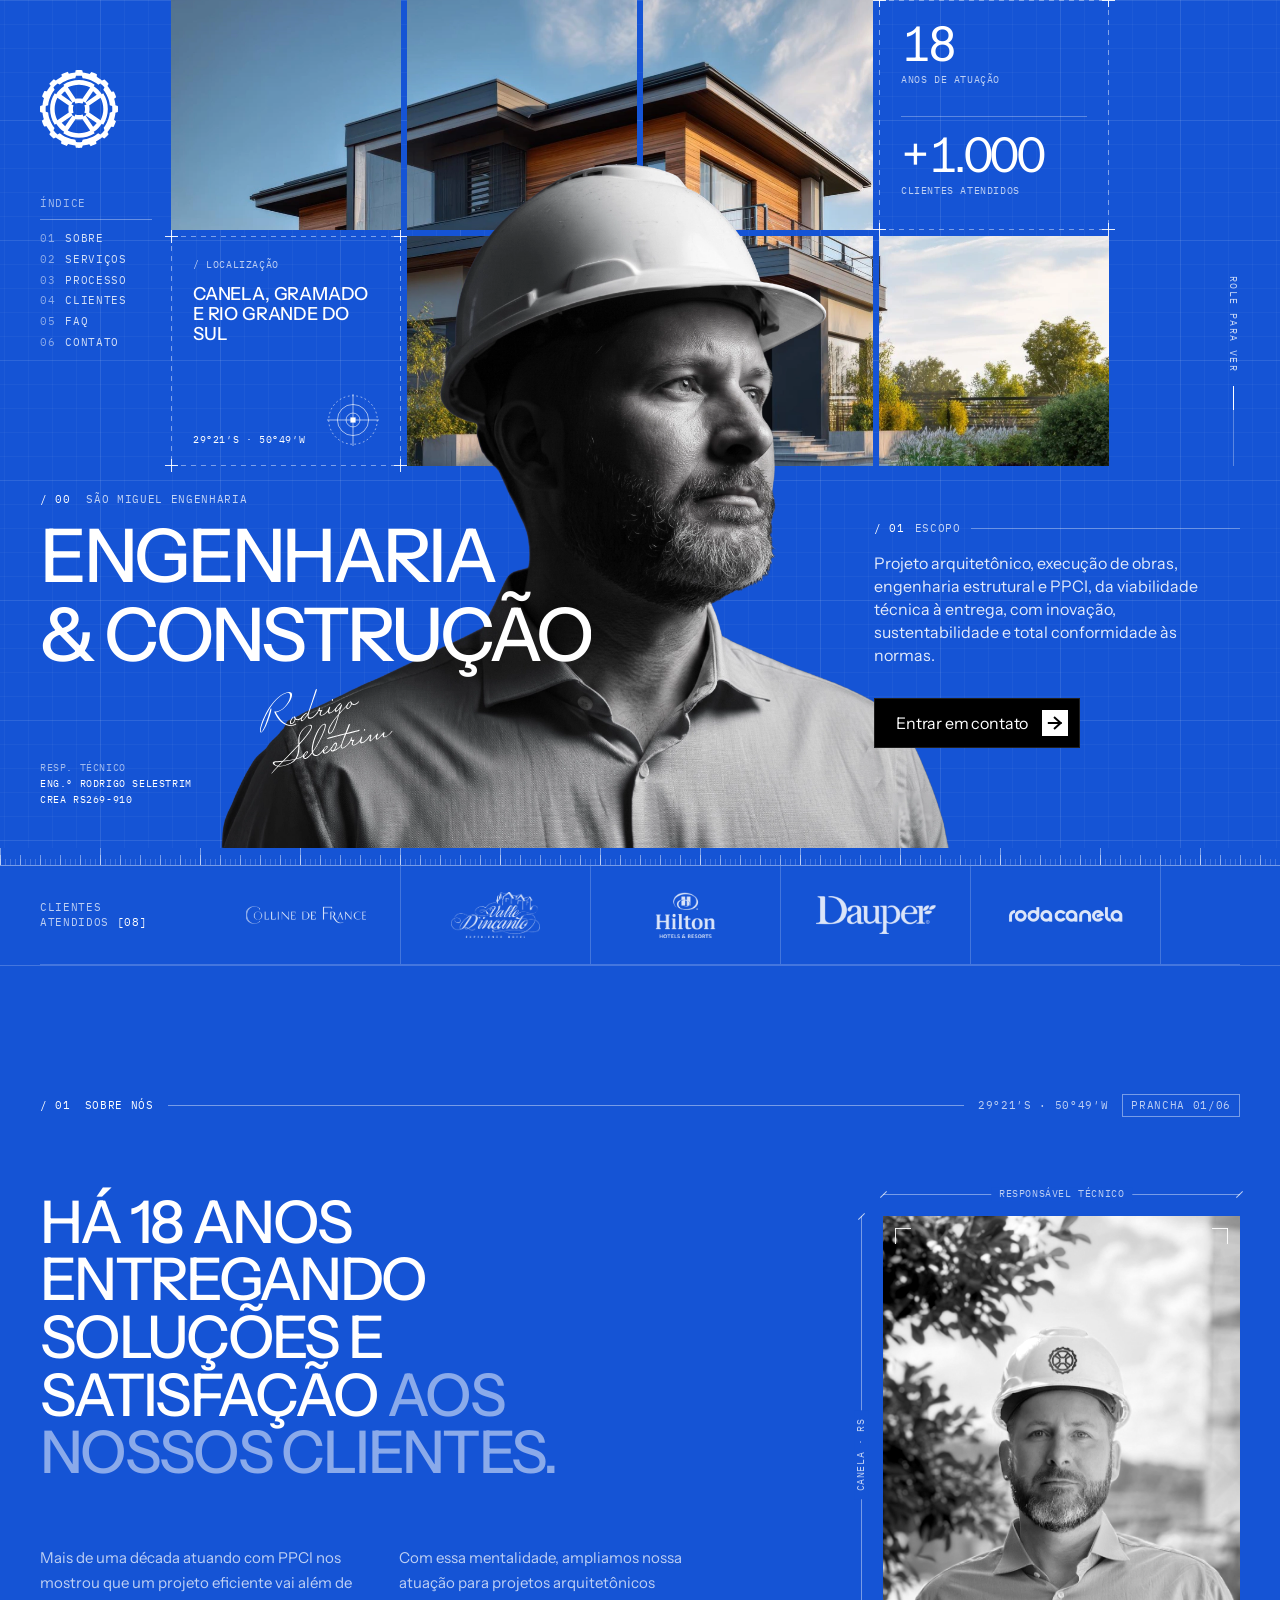
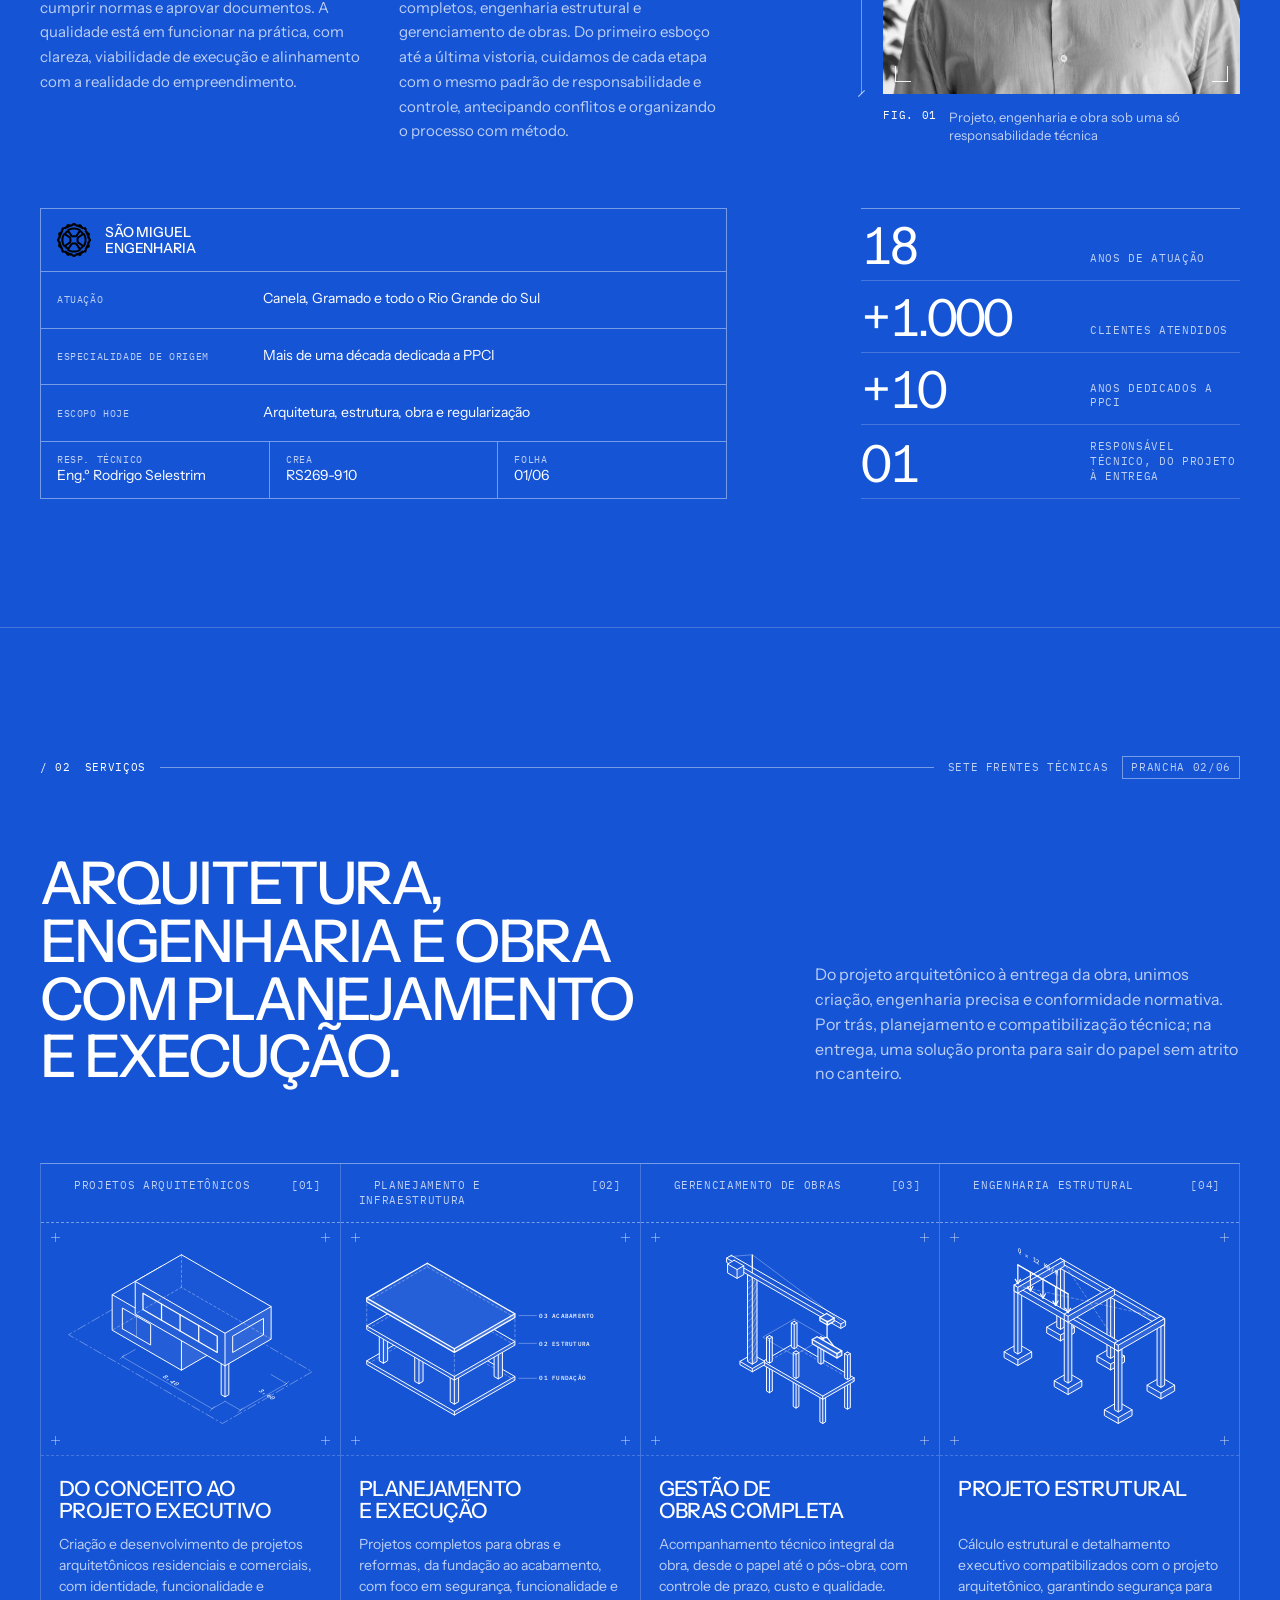
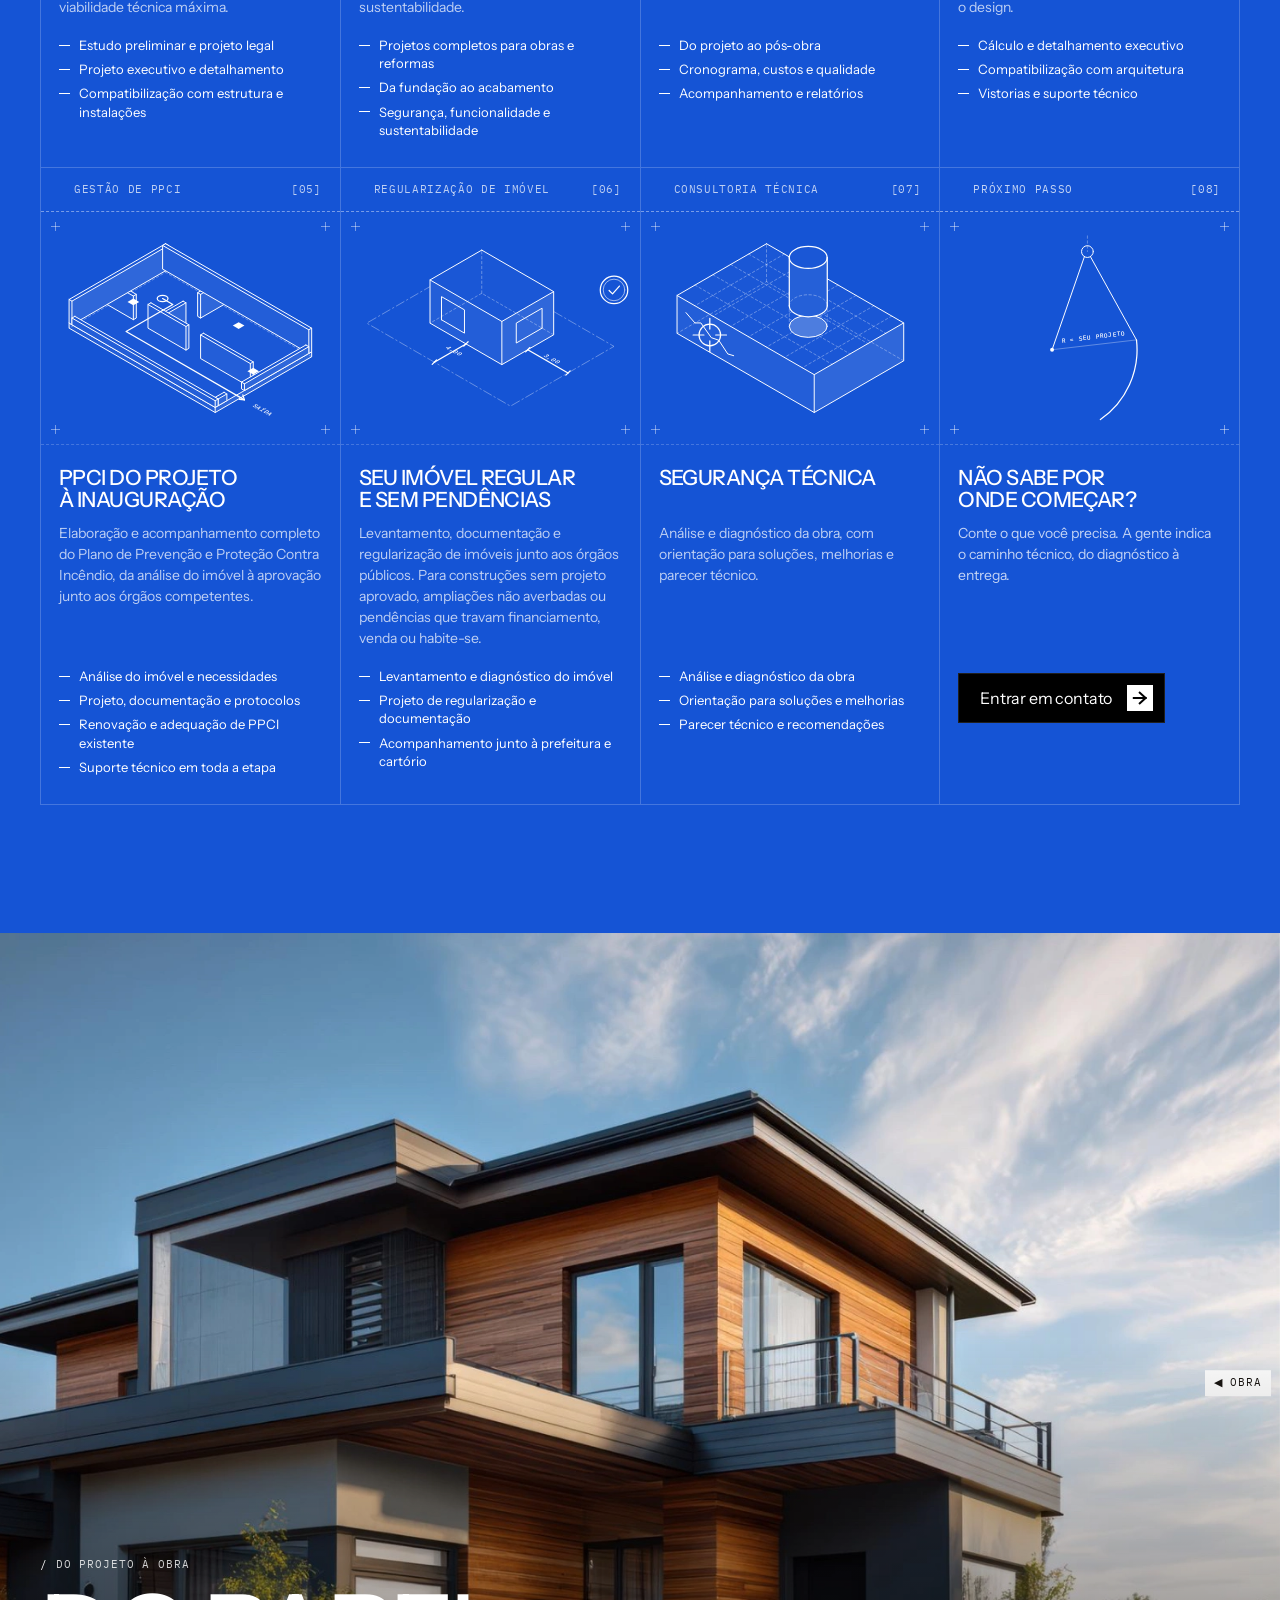
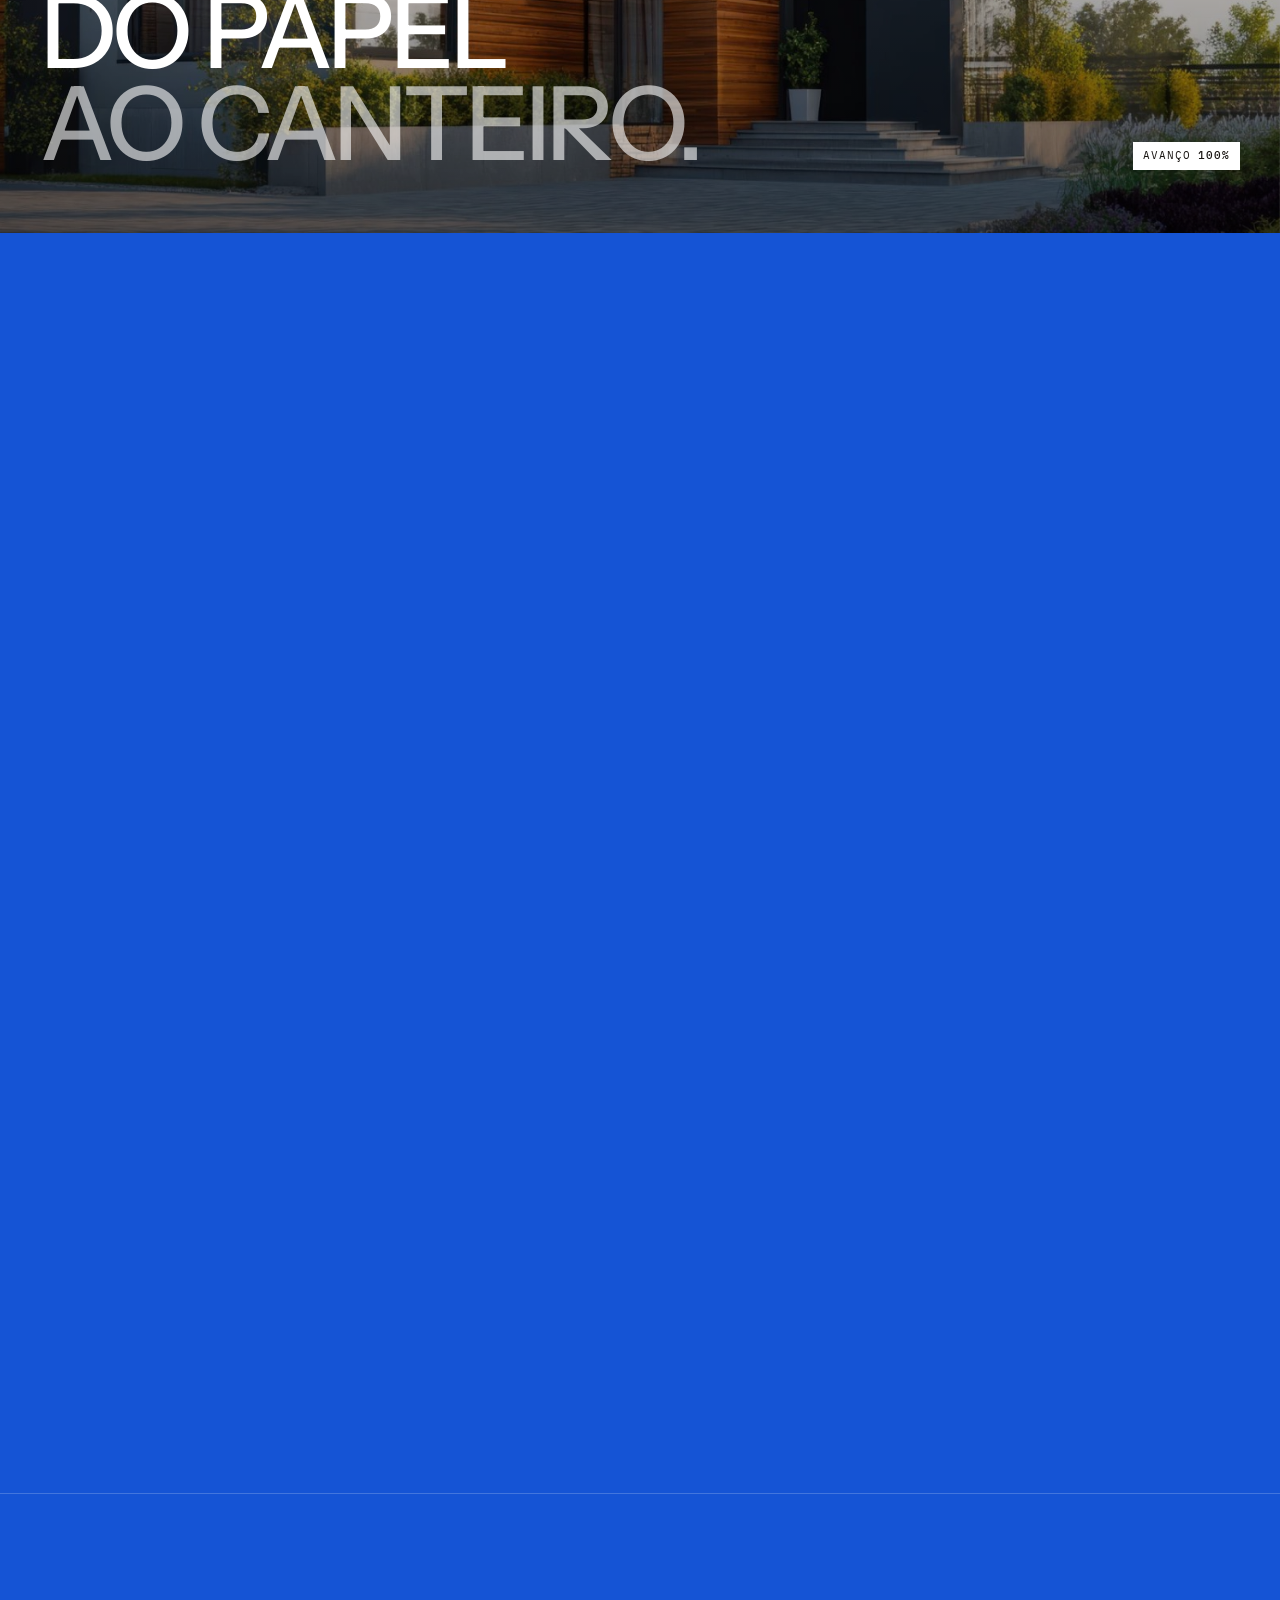
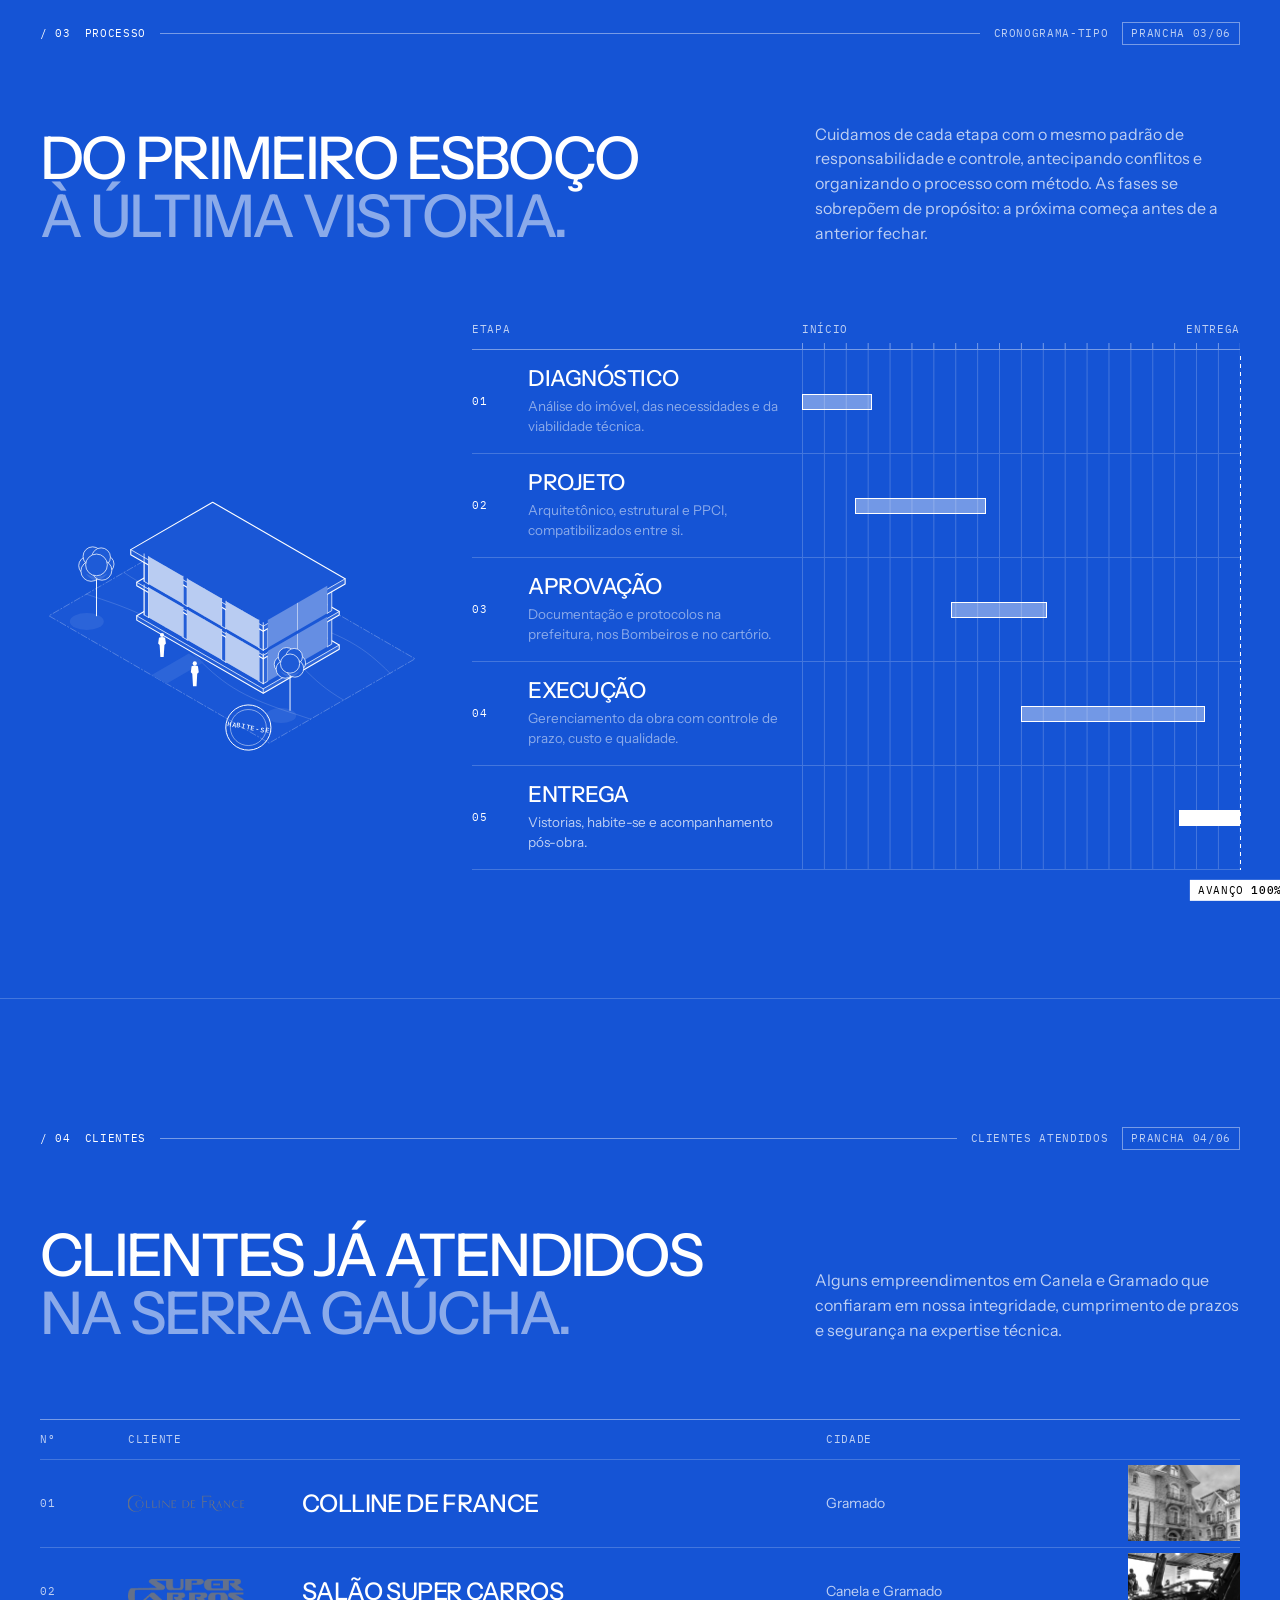
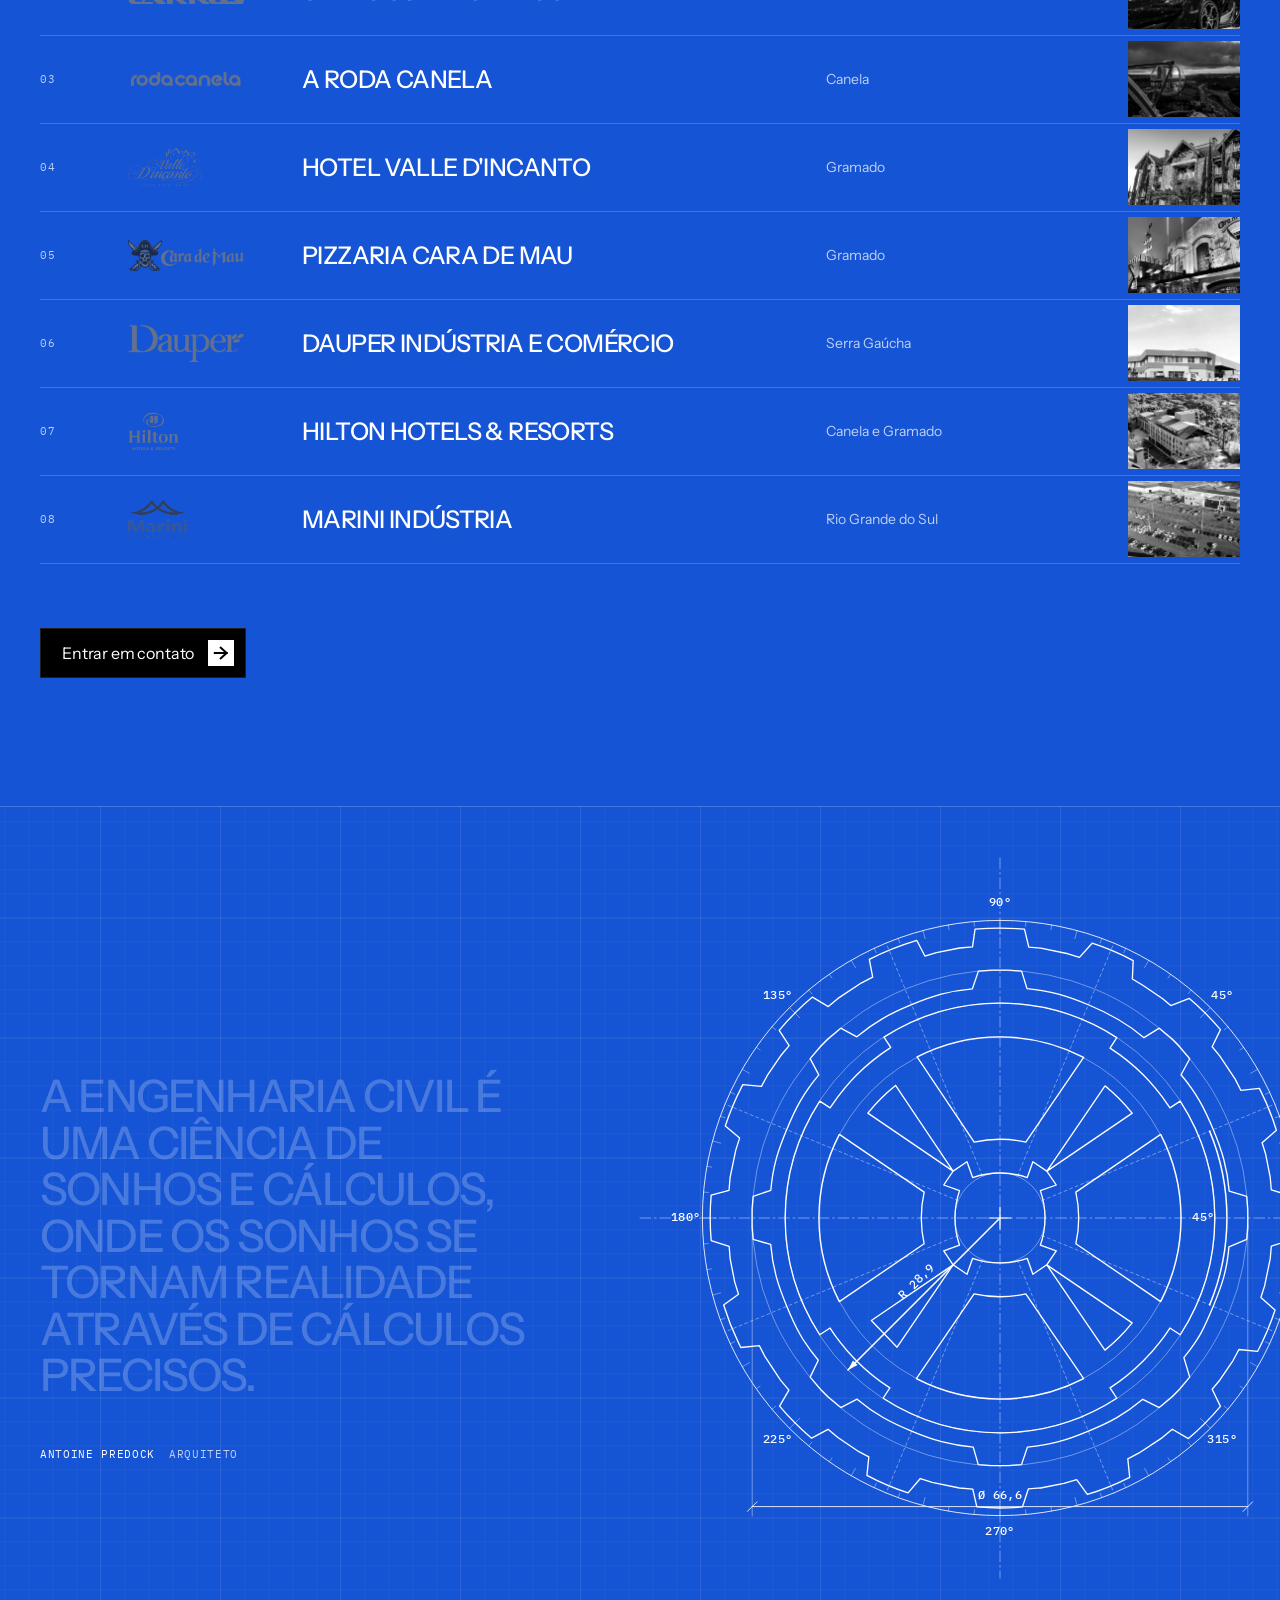
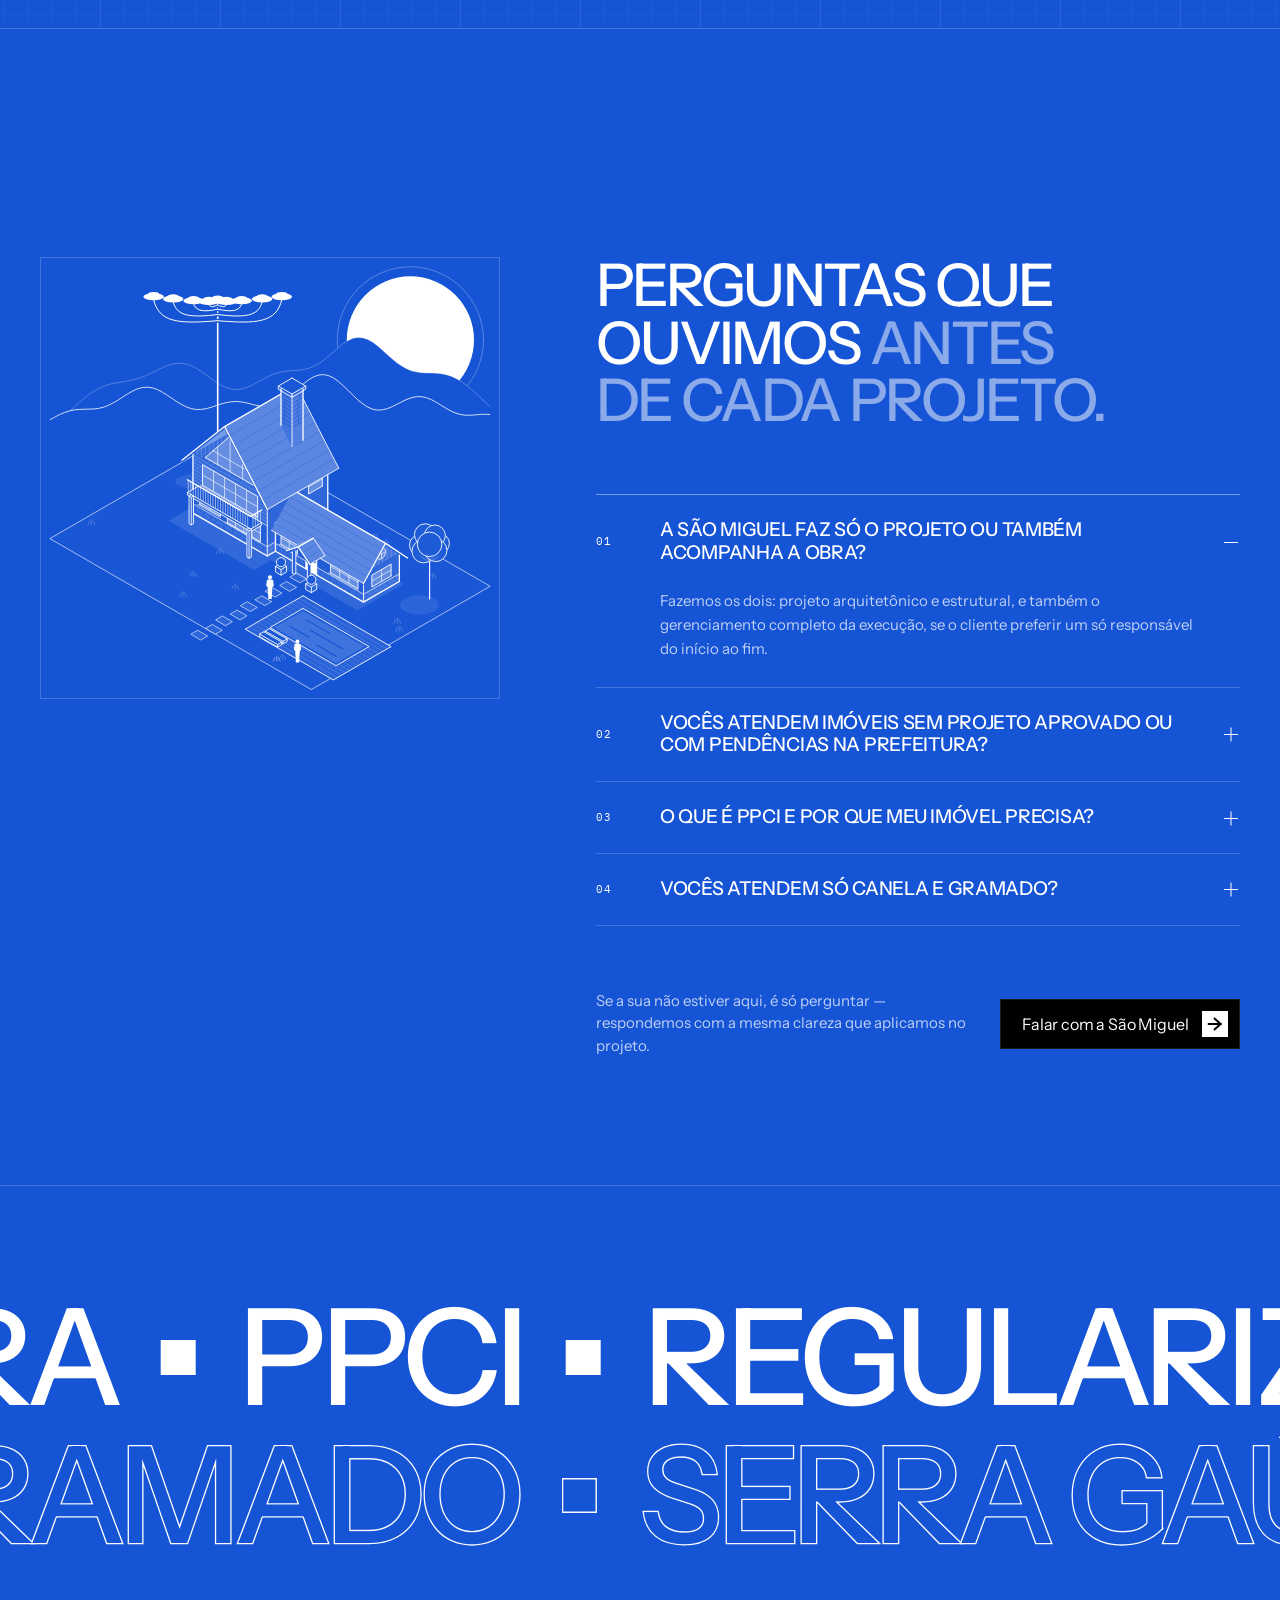
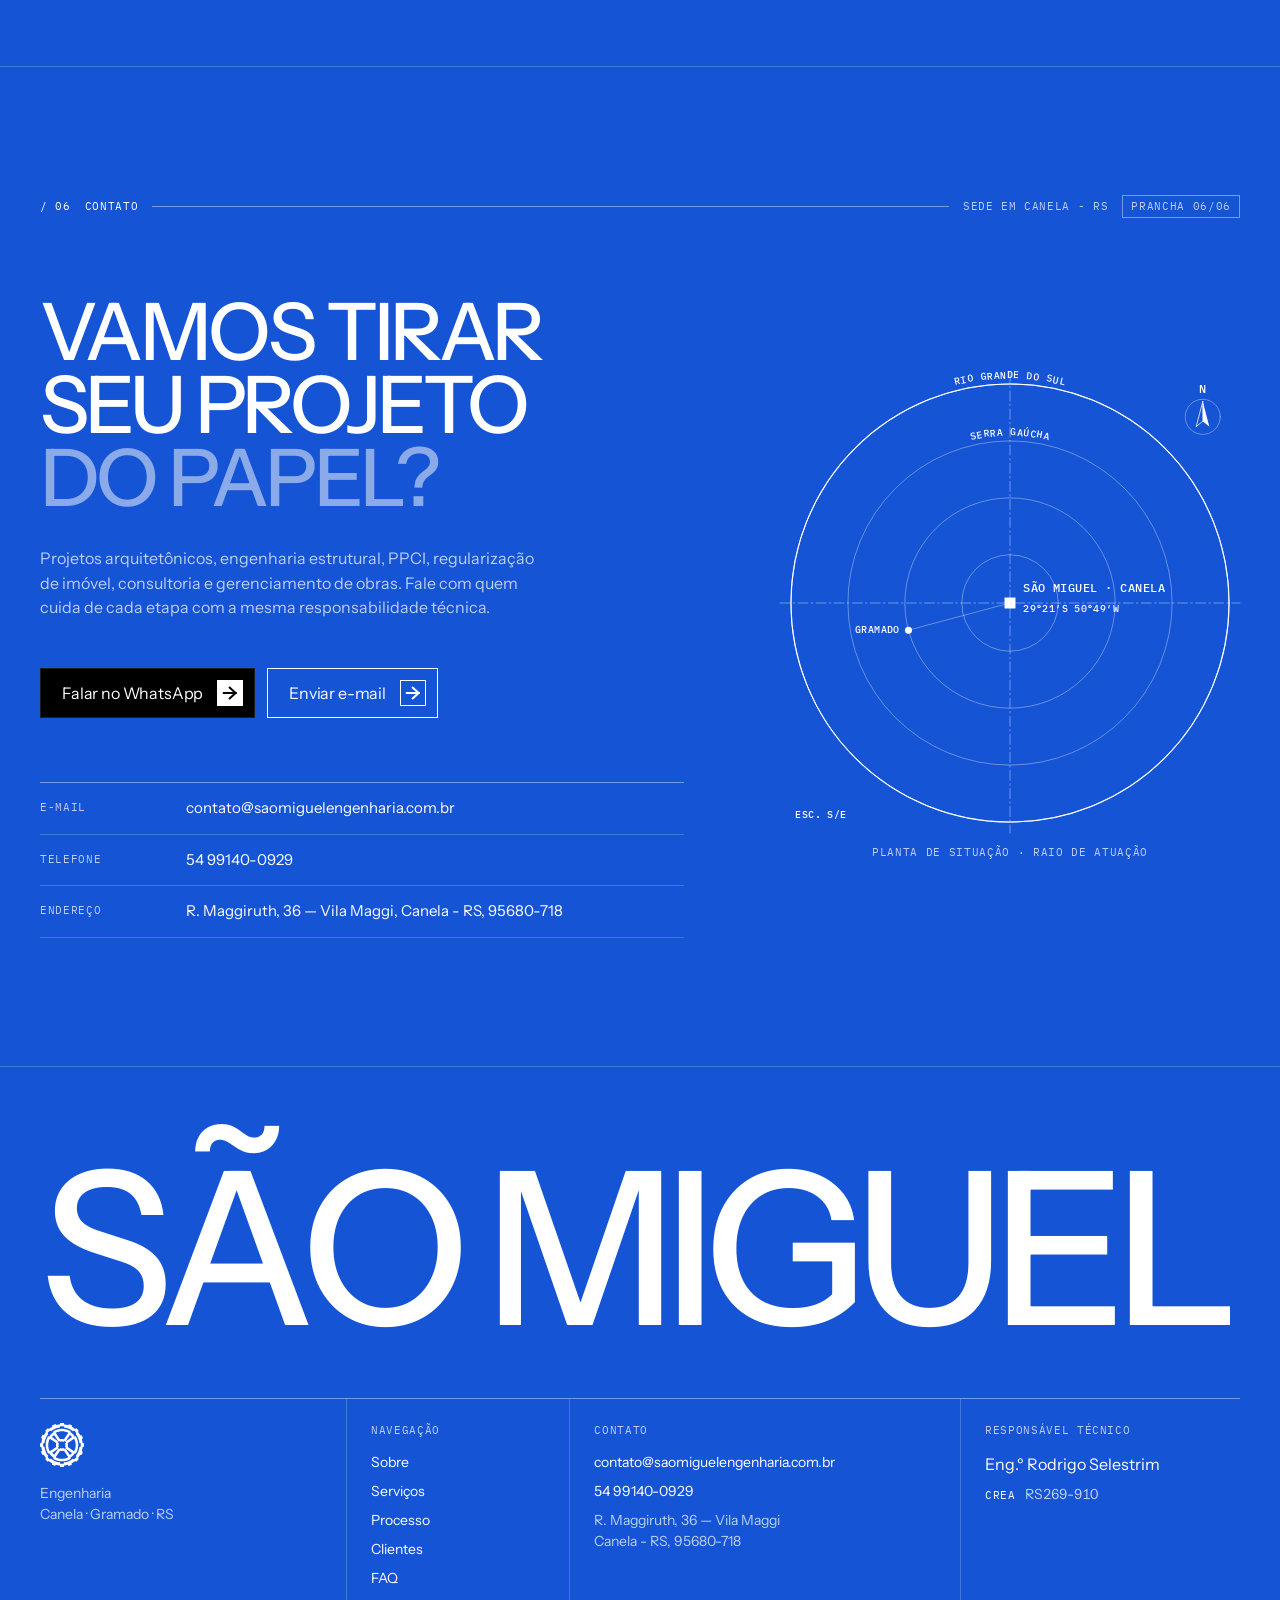
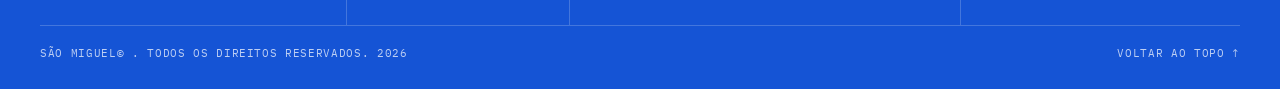
<file: index.html>
<!doctype html>
<html lang="pt-BR">
<head>
  <meta charset="utf-8">
  <meta name="viewport" content="width=device-width, initial-scale=1">
  <title>São Miguel Engenharia | Projetos, PPCI e Obras em Canela e Gramado - RS</title>
  <meta name="description" content="Projetos arquitetônicos, engenharia estrutural, PPCI e regularização de imóvel em Canela, Gramado e Serra Gaúcha. 18 anos de experiência e mais de 1.000 clientes atendidos.">

  <!-- ATENÇÃO: os endereços abaixo são absolutos porque os robôs de prévia
       (Facebook, WhatsApp, LinkedIn) não resolvem caminho relativo. Hoje o site
       está em /sm-claude/; ao mudar para a raiz do domínio, trocar as cinco
       ocorrências de https://saomiguelengenharia.com.br/sm-claude/ aqui e no
       bloco de dados estruturados no fim da página. -->
  <link rel="canonical" href="https://saomiguelengenharia.com.br/sm-claude/">

  <!-- Open Graph -->
  <meta property="og:type" content="website">
  <meta property="og:site_name" content="São Miguel Engenharia">
  <meta property="og:locale" content="pt_BR">
  <meta property="og:url" content="https://saomiguelengenharia.com.br/sm-claude/">
  <meta property="og:title" content="São Miguel Engenharia | Projetos, PPCI e Obras em Canela e Gramado">
  <meta property="og:description" content="Projetos arquitetônicos, engenharia estrutural, PPCI e regularização de imóvel em Canela, Gramado e Serra Gaúcha. 18 anos de experiência e mais de 1.000 clientes atendidos.">
  <!-- JPG, e não o WebP: a prévia do WhatsApp nem sempre lê WebP, e é por lá
       que este público compartilha. -->
  <meta property="og:image" content="https://saomiguelengenharia.com.br/sm-claude/assets/img/og.jpg">
  <meta property="og:image:width" content="1214">
  <meta property="og:image:height" content="675">
  <meta property="og:image:type" content="image/jpeg">
  <meta property="og:image:alt" content="Engenharia &amp; Construção — São Miguel Engenharia, em Canela e Gramado">

  <meta name="twitter:card" content="summary_large_image">
  <meta name="twitter:title" content="São Miguel Engenharia | Projetos, PPCI e Obras em Canela e Gramado">
  <meta name="twitter:description" content="Projetos arquitetônicos, engenharia estrutural, PPCI e regularização de imóvel em Canela, Gramado e Serra Gaúcha.">
  <meta name="twitter:image" content="https://saomiguelengenharia.com.br/sm-claude/assets/img/og.jpg">

  <link rel="icon" href="assets/img/favicon.png" type="image/png">
  <link rel="apple-touch-icon" href="assets/img/favicon.png">
  <meta name="theme-color" content="#1554d5">

  <link rel="preconnect" href="https://fonts.googleapis.com">
  <link rel="preconnect" href="https://fonts.gstatic.com" crossorigin>
  <link rel="stylesheet" href="https://fonts.googleapis.com/css2?family=IBM+Plex+Mono:wght@400;500&family=Instrument+Sans:wght@400;500;700&display=swap">

  <link rel="stylesheet" href="assets/css/style.css?v=80">
</head>
<body id="topo">

  <header class="site-header">
    <div class="container">
      <a class="site-header__logo" href="./" aria-label="São Miguel — página inicial">
        <img src="assets/img/logo_branca.svg" alt="São Miguel" width="78" height="78">
      </a>
    </div>
  </header>

  <!-- Barra de navegação: só aparece depois da primeira dobra, para não
       mexer na composição do hero. -->
  <nav class="barra" aria-label="Seções da página">
    <div class="container barra__grade">
      <a class="barra__logo" href="#topo" aria-label="São Miguel — voltar ao início">
        <img src="assets/img/logo_branca.svg" alt="" width="28" height="28">
      </a>
      <ol class="barra__secoes">
        <li><a href="#sobre"><span>01</span>Sobre</a></li>
        <li><a href="#servicos"><span>02</span>Serviços</a></li>
        <li><a href="#processo"><span>03</span>Processo</a></li>
        <li><a href="#clientes"><span>04</span>Clientes</a></li>
        <li><a href="#faq"><span>05</span>FAQ</a></li>
        <li><a href="#contato"><span>06</span>Contato</a></li>
      </ol>
      <a class="botao botao--barra barra__acao" href="https://wa.me/5554991400929" target="_blank" rel="noopener">
        <span class="botao__mascara">
          <span class="botao__trilho">
            <span class="botao__texto">Falar no WhatsApp</span>
            <span class="botao__texto" aria-hidden="true">Falar no WhatsApp</span>
          </span>
        </span>
        <span class="botao__icone" aria-hidden="true">
          <span class="botao__icone-caixa"></span>
          <span class="botao__icone-mascara">
            <span class="botao__icone-trilho">
              <svg viewBox="0 0 16 16" fill="none" stroke="currentColor" stroke-width="1.8" stroke-linecap="square">
                <path d="M2.5 8h10.5"></path><path d="M7.8 3.3L13 8l-5.2 4.7"></path>
              </svg>
              <svg viewBox="0 0 16 16" fill="none" stroke="currentColor" stroke-width="1.8" stroke-linecap="square">
                <path d="M2.5 8h10.5"></path><path d="M7.8 3.3L13 8l-5.2 4.7"></path>
              </svg>
            </span>
          </span>
        </span>
      </a>
    </div>
  </nav>

  <main id="conteudo">
    <section class="hero" data-tema="azul">
      <!-- Um cobridor por quadrado, na cor da dobra: eles somem em sequência e
           a imagem parece se montar. A máscara do pai já os recorta. -->
      <div class="hero__grade" role="presentation">
        <span class="hero__cobre"></span>
        <span class="hero__cobre"></span>
        <span class="hero__cobre"></span>
        <span class="hero__cobre"></span>
        <span class="hero__cobre"></span>
        <span class="hero__cobre"></span>
      </div>

      <!-- As duas casas que faltam na grade viram linhas ocultas: tracejadas,
           como numa prancha. É dentro delas que entram os números e a
           localização. -->
      <span class="hero__vazio hero__vazio--numeros" aria-hidden="true"></span>
      <span class="hero__vazio hero__vazio--local" aria-hidden="true"></span>

      <img class="hero__retrato" src="assets/img/rodrigo.webp" alt="Rodrigo" width="728" height="684">

      <!-- Índice de pranchas, na margem livre sob a logo. -->
      <nav class="hero__indice container" aria-label="Índice da página">
        <p class="hero__indice-titulo">Índice</p>
        <ol>
          <li><a href="#sobre"><span>01</span>Sobre</a></li>
          <li><a href="#servicos"><span>02</span>Serviços</a></li>
          <li><a href="#processo"><span>03</span>Processo</a></li>
          <li><a href="#clientes"><span>04</span>Clientes</a></li>
          <li><a href="#faq"><span>05</span>FAQ</a></li>
          <li><a href="#contato"><span>06</span>Contato</a></li>
        </ol>
      </nav>

      <p class="hero__folha container" aria-hidden="true"><span>Prancha 00/06</span></p>

      <dl class="hero__numeros">
        <div class="hero__numero">
          <dt>Anos de atuação</dt>
          <dd><span data-contar="18">18</span></dd>
        </div>
        <div class="hero__numero">
          <dt>Clientes atendidos</dt>
          <dd>+<span data-contar="1000">1.000</span></dd>
        </div>
      </dl>

      <div class="hero__local">
        <p class="hero__local-rotulo">/ Localização</p>
        <p class="hero__local-nome">Canela, Gramado e Rio Grande do Sul</p>
        <svg class="hero__local-alvo" viewBox="0 0 60 60" aria-hidden="true" focusable="false">
          <circle cx="30" cy="30" r="28" stroke-dasharray="2 3"/>
          <circle cx="30" cy="30" r="18"/>
          <circle cx="30" cy="30" r="8"/>
          <path d="M30 0V60M0 30H60"/>
          <rect x="27" y="27" width="6" height="6"/>
        </svg>
        <p class="hero__local-coordenadas">29°21′S · 50°49′W</p>
      </div>

      <div class="hero__conteudo container">
        <div class="hero__cabeca">
          <p class="hero__rotulo" aria-hidden="true"><span>/ 00</span> São Miguel Engenharia</p>
          <!-- Cada linha tem a própria máscara: o texto desce por dentro dela
               na entrada. -->
          <h1 class="hero__titulo"><span class="hero__linha"><span>Engenharia</span></span><span class="hero__linha"><span>&amp; Construção</span></span></h1>
        </div>
        <div class="hero__acao">
          <p class="hero__acao-rotulo" aria-hidden="true"><span>/ 01</span> Escopo</p>
          <h2 class="hero__descricao">
            Projeto arquitetônico, execução de obras, engenharia estrutural e
            PPCI, da viabilidade técnica à entrega, com inovação, sustentabilidade e total conformidade às normas.
          </h2>

          <a class="botao" href="#contato">
            <span class="botao__mascara">
              <span class="botao__trilho">
                <span class="botao__texto">Entrar em contato</span>
                <span class="botao__texto" aria-hidden="true">Entrar em contato</span>
              </span>
            </span>
            <span class="botao__icone" aria-hidden="true">
              <span class="botao__icone-caixa"></span>
              <span class="botao__icone-mascara">
                <span class="botao__icone-trilho">
                  <svg viewBox="0 0 16 16" fill="none" stroke="currentColor" stroke-width="1.8" stroke-linecap="square">
                    <path d="M2.5 8h10.5"></path><path d="M7.8 3.3L13 8l-5.2 4.7"></path>
                  </svg>
                  <svg viewBox="0 0 16 16" fill="none" stroke="currentColor" stroke-width="1.8" stroke-linecap="square">
                    <path d="M2.5 8h10.5"></path><path d="M7.8 3.3L13 8l-5.2 4.7"></path>
                  </svg>
                </span>
              </span>
            </span>
          </a>
        </div>
      </div>

      <div class="hero__assinatura container">
        <img src="assets/img/assinatura-rodrigo-selestrim.svg" alt="Rodrigo Selestrim" width="133" height="85">
      </div>

      <p class="hero__responsavel container">
        <span>Resp. técnico</span>
        Eng.º Rodrigo Selestrim<br>
        CREA RS269-910
      </p>

      <!-- Convite para rolar, como as anotações verticais das referências. -->
      <p class="hero__rolar container" aria-hidden="true"><span>Role para ver</span></p>
    </section>

    <!-- Faixa de clientes ---------------------------------------- -->
    <section class="faixa" data-tema="azul" aria-label="Clientes atendidos">
      <div class="escala" aria-hidden="true"></div>
      <div class="container faixa__grade">
        <p class="faixa__rotulo">Clientes<br>atendidos <span>[08]</span></p>
        <div class="faixa__janela">
          <div class="faixa__trilho">
          <ul class="faixa__lista">
            <li><img src="assets/img/logos_clientes/01_1_5x.webp" alt="Colline de France" loading="lazy"></li>
            <li><img src="assets/img/logos_clientes/04_1_5x.webp" alt="Hotel Valle D'Incanto" loading="lazy"></li>
            <li><img src="assets/img/logos_clientes/07_1_5x.webp" alt="Hilton Hotels &amp; Resorts" loading="lazy"></li>
            <li><img src="assets/img/logos_clientes/06_1_5x.webp" alt="Dauper" loading="lazy"></li>
            <li><img src="assets/img/logos_clientes/03_1_5x.webp" alt="A Roda Canela" loading="lazy"></li>
            <li><img src="assets/img/logos_clientes/08_1_5x.webp" alt="Marini Indústria" loading="lazy"></li>
            <li><img src="assets/img/logos_clientes/02_1_5x.webp" alt="Salão Super Carros" loading="lazy"></li>
            <li><img src="assets/img/logos_clientes/05_1_5x.webp" alt="Pizzaria Cara de Mau" loading="lazy"></li>
          </ul>
          <ul class="faixa__lista" aria-hidden="true">
            <li><img src="assets/img/logos_clientes/01_1_5x.webp" alt="" loading="lazy"></li>
            <li><img src="assets/img/logos_clientes/04_1_5x.webp" alt="" loading="lazy"></li>
            <li><img src="assets/img/logos_clientes/07_1_5x.webp" alt="" loading="lazy"></li>
            <li><img src="assets/img/logos_clientes/06_1_5x.webp" alt="" loading="lazy"></li>
            <li><img src="assets/img/logos_clientes/03_1_5x.webp" alt="" loading="lazy"></li>
            <li><img src="assets/img/logos_clientes/08_1_5x.webp" alt="" loading="lazy"></li>
            <li><img src="assets/img/logos_clientes/02_1_5x.webp" alt="" loading="lazy"></li>
            <li><img src="assets/img/logos_clientes/05_1_5x.webp" alt="" loading="lazy"></li>
          </ul>
          </div>
        </div>
      </div>
    </section>

    <!-- 01. SOBRE -------------------------------------------------- -->
    <section class="secao sobre" data-tema="claro" id="sobre">
      <div class="container">
        <div class="regua" data-revelar>
          <span class="regua__indice">/ 01</span>
          <span class="regua__rotulo">Sobre nós</span>
          <span class="regua__linha" aria-hidden="true"></span>
          <span class="regua__nota">29°21′S · 50°49′W</span>
          <span class="regua__folha">Prancha 01/06</span>
        </div>

        <div class="sobre__grade">
          <h2 class="titulo sobre__titulo" data-revelar>
            Há <em>18 anos</em> entregando soluções e satisfação
            <span class="titulo__apagado">aos nossos clientes.</span>
          </h2>

          <figure class="sobre__figura" data-revelar>
            <!-- Cotas em volta da foto, como numa prancha: a de cima mede a
                 largura, a da esquerda a altura. -->
            <div class="sobre__moldura">
              <span class="cota cota--h" aria-hidden="true"><span>Responsável técnico</span></span>
              <span class="cota cota--v" aria-hidden="true"><span>Canela · RS</span></span>
              <div class="sobre__foto">
                <img src="assets/img/foto.webp" loading="lazy" width="825" height="1102"
                     alt="Rodrigo Selestrim, responsável técnico da São Miguel Engenharia, em obra em Canela">
                <span class="mira" aria-hidden="true"></span>
              </div>
            </div>
            <figcaption class="sobre__legenda">
              <span>Fig. 01</span>
              Projeto, engenharia e obra sob uma só responsabilidade técnica
            </figcaption>
          </figure>

          <div class="sobre__prosa" data-revelar>
            <p>
              Mais de uma década atuando com PPCI nos mostrou que um projeto eficiente
              vai além de cumprir normas e aprovar documentos. A qualidade está em
              funcionar na prática, com clareza, viabilidade de execução e alinhamento
              com a realidade do empreendimento.
            </p>
            <p>
              Com essa mentalidade, ampliamos nossa atuação para projetos arquitetônicos
              completos, engenharia estrutural e gerenciamento de obras. Do primeiro
              esboço até a última vistoria, cuidamos de cada etapa com o mesmo padrão de
              responsabilidade e controle, antecipando conflitos e organizando o
              processo com método.
            </p>
          </div>

          <!-- Carimbo: o bloco de identificação que fecha toda prancha técnica. -->
          <div class="carimbo" data-revelar>
            <div class="carimbo__cabeca">
              <img src="assets/img/logo_branca.svg" alt="" width="34" height="34">
              <p>São Miguel<br>Engenharia</p>
            </div>
            <dl class="carimbo__campos">
              <div class="carimbo__campo carimbo__campo--largo"><dt>Atuação</dt><dd>Canela, Gramado e todo o Rio Grande do Sul</dd></div>
              <div class="carimbo__campo carimbo__campo--largo"><dt>Especialidade de origem</dt><dd>Mais de uma década dedicada a PPCI</dd></div>
              <div class="carimbo__campo carimbo__campo--largo"><dt>Escopo hoje</dt><dd>Arquitetura, estrutura, obra e regularização</dd></div>
              <div class="carimbo__campo"><dt>Resp. técnico</dt><dd>Eng.º Rodrigo Selestrim</dd></div>
              <div class="carimbo__campo"><dt>CREA</dt><dd>RS269-910</dd></div>
              <div class="carimbo__campo"><dt>Folha</dt><dd>01/06</dd></div>
            </dl>
          </div>

          <dl class="numeros">
            <div class="numero" data-revelar>
              <dt>Anos de atuação</dt>
              <dd><span data-contar="18">18</span></dd>
            </div>
            <div class="numero" data-revelar>
              <dt>Clientes atendidos</dt>
              <dd>+<span data-contar="1000">1.000</span></dd>
            </div>
            <div class="numero" data-revelar>
              <dt>Anos dedicados a PPCI</dt>
              <dd>+<span data-contar="10">10</span></dd>
            </div>
            <div class="numero" data-revelar>
              <dt>Responsável técnico, do projeto à entrega</dt>
              <dd><span data-contar="1" data-digitos="2">01</span></dd>
            </div>
          </dl>
        </div>
      </div>
    </section>

    <!-- 02. SERVIÇOS ----------------------------------------------- -->
    <section class="secao servicos" data-tema="claro" id="servicos">
      <div class="container">
        <div class="regua" data-revelar>
          <span class="regua__indice">/ 02</span>
          <span class="regua__rotulo">Serviços</span>
          <span class="regua__linha" aria-hidden="true"></span>
          <span class="regua__nota">Sete frentes técnicas</span>
          <span class="regua__folha">Prancha 02/06</span>
        </div>

        <div class="secao__topo">
          <h2 class="titulo" data-revelar>
            Arquitetura, engenharia e obra com
            <em>planejamento e execução.</em>
          </h2>
          <p class="lead" data-revelar>
            Do projeto arquitetônico à entrega da obra, unimos criação, engenharia
            precisa e conformidade normativa. Por trás, planejamento e
            compatibilização técnica; na entrega, uma solução pronta para sair do
            papel sem atrito no canteiro.
          </p>
        </div>

        <ol class="servicos__grade">
          <li class="servico" data-revelar>
            <p class="servico__topo"><span class="servico__categoria">Projetos arquitetônicos</span><span class="servico__indice">[01]</span></p>
            <div class="servico__desenho" data-desenho>
              <svg viewBox="0 0 280 200" aria-hidden="true" focusable="false">
              <path class="d-e" d="M107.3 42.7 L264.1 133.2 L172.7 186 L15.9 95.5Z"/>
              <path class="d-f d-f--topo" d="M109.9 26.1 L180.5 66.8 L130.9 95.5 L60.3 54.7Z"/>
              <path class="d-f d-f--esq" d="M60.3 90.9 L130.9 131.7 L130.9 95.5 L60.3 54.7Z"/>
              <path class="d-f d-f--dir" d="M180.5 103 L130.9 131.7 L130.9 95.5 L180.5 66.8Z"/>
              <path class="d-o" d="M180.5 103 L109.9 62.3 L60.3 90.9"/>
              <path class="d-o" d="M109.9 62.3 L109.9 26.1"/>
              <path class="d-v" pathLength="1" style="--i:0" d="M109.9 26.1 L180.5 66.8 L180.5 103 L130.9 131.7 L60.3 90.9 L60.3 54.7Z"/>
              <path class="d-v" pathLength="1" style="--i:1" d="M60.3 54.7 L130.9 95.5 L180.5 66.8"/>
              <path class="d-v" pathLength="1" style="--i:2" d="M130.9 95.5 L130.9 131.7"/>
              <path class="d-v" pathLength="1" style="--i:3" d="M70.7 89.4 L99.5 106 L99.5 84.9 L70.7 68.3Z"/>
              <path class="d-c" pathLength="1" style="--i:4" d="M85.1 97.7 L85.1 76.6"/>
              <path class="d-f d-f--topo" d="M175.3 118.1 L179.2 120.4 L175.3 122.6 L171.4 120.4Z"/>
              <path class="d-f d-f--esq" d="M171.4 156.6 L175.3 158.8 L175.3 122.6 L171.4 120.4Z"/>
              <path class="d-f d-f--dir" d="M179.2 156.6 L175.3 158.8 L175.3 122.6 L179.2 120.4Z"/>
              <path class="d-v" pathLength="1" style="--i:5" d="M175.3 118.1 L179.2 120.4 L179.2 156.6 L175.3 158.8 L171.4 156.6 L171.4 120.4Z"/>
              <path class="d-v" pathLength="1" style="--i:6" d="M171.4 120.4 L175.3 122.6 L179.2 120.4"/>
              <path class="d-v" pathLength="1" style="--i:7" d="M175.3 122.6 L175.3 158.8"/>
              <path class="d-f d-f--topo" d="M130.9 14 L222.3 66.8 L175.3 94 L83.8 41.2Z"/>
              <path class="d-f d-f--esq" d="M83.8 74.4 L175.3 127.2 L175.3 94 L83.8 41.2Z"/>
              <path class="d-f d-f--dir" d="M222.3 100 L175.3 127.2 L175.3 94 L222.3 66.8Z"/>
              <path class="d-o" d="M222.3 100 L130.9 47.2 L83.8 74.4"/>
              <path class="d-o" d="M130.9 47.2 L130.9 14"/>
              <path class="d-v" pathLength="1" style="--i:8" d="M130.9 14 L222.3 66.8 L222.3 100 L175.3 127.2 L83.8 74.4 L83.8 41.2Z"/>
              <path class="d-v" pathLength="1" style="--i:9" d="M83.8 41.2 L175.3 94 L222.3 66.8"/>
              <path class="d-v" pathLength="1" style="--i:10" d="M175.3 94 L175.3 127.2"/>
              <path class="d-a" pathLength="1" style="--i:11" d="M91.7 69.8 L167.4 113.6 L167.4 97 L91.7 53.2Z"/>
              <path class="d-a" pathLength="1" style="--i:12" d="M110.6 80.8 L110.6 64.2"/>
              <path class="d-a" pathLength="1" style="--i:13" d="M129.5 91.7 L129.5 75.1"/>
              <path class="d-a" pathLength="1" style="--i:14" d="M148.5 102.6 L148.5 86"/>
              <path class="d-v" pathLength="1" style="--i:15" d="M214.5 95.5 L183.1 113.6 L183.1 97 L214.5 78.9Z"/>
              <path class="d-c" d="M83.8 110.6 L70.7 118.1"/>
              <path class="d-c" d="M175.3 163.4 L162.2 170.9"/>
              <path class="d-c" pathLength="1" style="--i:16" d="M70.7 118.1 L162.2 170.9"/>
              <path class="d-c" d="M68.5 120.3 L72.9 115.9"/>
              <path class="d-c" d="M160 173.1 L164.4 168.7"/>
              <text class="d-t" text-anchor="middle" transform="matrix(0.866 0.500 -0.866 0.500 116.5 144.5)" dy="-2.5">8,40</text>
              <path class="d-c" d="M222.3 136.2 L238 145.3"/>
              <path class="d-c" d="M175.3 163.4 L191 172.4"/>
              <path class="d-c" pathLength="1" style="--i:17" d="M238 145.3 L191 172.4"/>
              <path class="d-c" d="M235.8 147.5 L240.2 143.1"/>
              <path class="d-c" d="M188.8 174.6 L193.2 170.2"/>
              <text class="d-t" text-anchor="middle" transform="matrix(0.866 0.500 -0.866 0.500 214.5 158.8)" dy="-2.5">3,60</text>
              </svg>
            </div>
            <h3 class="servico__titulo">Do conceito ao projeto executivo</h3>
            <p class="servico__descricao">Criação e desenvolvimento de projetos arquitetônicos residenciais e comerciais, com identidade, funcionalidade e viabilidade técnica máxima.</p>
            <ul class="servico__itens">
              <li>Estudo preliminar e projeto legal</li>
              <li>Projeto executivo e detalhamento</li>
              <li>Compatibilização com estrutura e instalações</li>
            </ul>
          </li>
          <li class="servico" data-revelar>
            <p class="servico__topo"><span class="servico__categoria">Planejamento e infraestrutura</span><span class="servico__indice">[02]</span></p>
            <div class="servico__desenho" data-desenho>
              <svg viewBox="0 0 280 200" aria-hidden="true" focusable="false">
              <path class="d-f d-f--topo" d="M75.7 86.5 L165 138.1 L103.3 173.7 L14 122.1Z"/>
              <path class="d-f d-f--esq" d="M14 125.8 L103.3 177.4 L103.3 173.7 L14 122.1Z"/>
              <path class="d-f d-f--dir" d="M165 141.8 L103.3 177.4 L103.3 173.7 L165 138.1Z"/>
              <path class="d-o" d="M165 141.8 L75.7 90.2 L14 125.8"/>
              <path class="d-o" d="M75.7 90.2 L75.7 86.5"/>
              <path class="d-v" pathLength="1" style="--i:0" d="M75.7 86.5 L165 138.1 L165 141.8 L103.3 177.4 L14 125.8 L14 122.1Z"/>
              <path class="d-v" pathLength="1" style="--i:1" d="M14 122.1 L103.3 173.7 L165 138.1"/>
              <path class="d-v" pathLength="1" style="--i:2" d="M103.3 173.7 L103.3 177.4"/>
              <path class="d-f d-f--topo" d="M75.7 61.9 L79.9 64.4 L75.7 66.8 L71.4 64.4Z"/>
              <path class="d-f d-f--esq" d="M71.4 96.3 L75.7 98.8 L75.7 66.8 L71.4 64.4Z"/>
              <path class="d-f d-f--dir" d="M79.9 96.3 L75.7 98.8 L75.7 66.8 L79.9 64.4Z"/>
              <path class="d-v" pathLength="1" style="--i:3" d="M75.7 61.9 L79.9 64.4 L79.9 96.3 L75.7 98.8 L71.4 96.3 L71.4 64.4Z"/>
              <path class="d-v" pathLength="1" style="--i:4" d="M71.4 64.4 L75.7 66.8 L79.9 64.4"/>
              <path class="d-v" pathLength="1" style="--i:5" d="M75.7 66.8 L75.7 98.8"/>
              <path class="d-f d-f--topo" d="M111.9 82.8 L116.1 85.3 L111.9 87.7 L107.6 85.3Z"/>
              <path class="d-f d-f--esq" d="M107.6 117.2 L111.9 119.7 L111.9 87.7 L107.6 85.3Z"/>
              <path class="d-f d-f--dir" d="M116.1 117.2 L111.9 119.7 L111.9 87.7 L116.1 85.3Z"/>
              <path class="d-v" pathLength="1" style="--i:6" d="M111.9 82.8 L116.1 85.3 L116.1 117.2 L111.9 119.7 L107.6 117.2 L107.6 85.3Z"/>
              <path class="d-v" pathLength="1" style="--i:7" d="M107.6 85.3 L111.9 87.7 L116.1 85.3"/>
              <path class="d-v" pathLength="1" style="--i:8" d="M111.9 87.7 L111.9 119.7"/>
              <path class="d-f d-f--topo" d="M31 87.7 L35.3 90.2 L31 92.6 L26.8 90.2Z"/>
              <path class="d-f d-f--esq" d="M26.8 122.1 L31 124.6 L31 92.6 L26.8 90.2Z"/>
              <path class="d-f d-f--dir" d="M35.3 122.1 L31 124.6 L31 92.6 L35.3 90.2Z"/>
              <path class="d-v" pathLength="1" style="--i:9" d="M31 87.7 L35.3 90.2 L35.3 122.1 L31 124.6 L26.8 122.1 L26.8 90.2Z"/>
              <path class="d-v" pathLength="1" style="--i:10" d="M26.8 90.2 L31 92.6 L35.3 90.2"/>
              <path class="d-v" pathLength="1" style="--i:11" d="M31 92.6 L31 124.6"/>
              <path class="d-f d-f--topo" d="M148 103.7 L152.3 106.1 L148 108.6 L143.8 106.1Z"/>
              <path class="d-f d-f--esq" d="M143.8 138.1 L148 140.5 L148 108.6 L143.8 106.1Z"/>
              <path class="d-f d-f--dir" d="M152.3 138.1 L148 140.5 L148 108.6 L152.3 106.1Z"/>
              <path class="d-v" pathLength="1" style="--i:12" d="M148 103.7 L152.3 106.1 L152.3 138.1 L148 140.5 L143.8 138.1 L143.8 106.1Z"/>
              <path class="d-v" pathLength="1" style="--i:13" d="M143.8 106.1 L148 108.6 L152.3 106.1"/>
              <path class="d-v" pathLength="1" style="--i:14" d="M148 108.6 L148 140.5"/>
              <path class="d-f d-f--topo" d="M67.2 108.6 L71.4 111.1 L67.2 113.5 L62.9 111.1Z"/>
              <path class="d-f d-f--esq" d="M62.9 143 L67.2 145.4 L67.2 113.5 L62.9 111.1Z"/>
              <path class="d-f d-f--dir" d="M71.4 143 L67.2 145.4 L67.2 113.5 L71.4 111.1Z"/>
              <path class="d-v" pathLength="1" style="--i:15" d="M67.2 108.6 L71.4 111.1 L71.4 143 L67.2 145.4 L62.9 143 L62.9 111.1Z"/>
              <path class="d-v" pathLength="1" style="--i:16" d="M62.9 111.1 L67.2 113.5 L71.4 111.1"/>
              <path class="d-v" pathLength="1" style="--i:17" d="M67.2 113.5 L67.2 145.4"/>
              <path class="d-f d-f--topo" d="M103.3 129.5 L107.6 131.9 L103.3 134.4 L99.1 131.9Z"/>
              <path class="d-f d-f--esq" d="M99.1 163.9 L103.3 166.3 L103.3 134.4 L99.1 131.9Z"/>
              <path class="d-f d-f--dir" d="M107.6 163.9 L103.3 166.3 L103.3 134.4 L107.6 131.9Z"/>
              <path class="d-v" pathLength="1" style="--i:18" d="M103.3 129.5 L107.6 131.9 L107.6 163.9 L103.3 166.3 L99.1 163.9 L99.1 131.9Z"/>
              <path class="d-v" pathLength="1" style="--i:19" d="M99.1 131.9 L103.3 134.4 L107.6 131.9"/>
              <path class="d-v" pathLength="1" style="--i:20" d="M103.3 134.4 L103.3 166.3"/>
              <path class="d-f d-f--topo" d="M75.7 50.9 L165 102.5 L103.3 138.1 L14 86.5Z"/>
              <path class="d-f d-f--esq" d="M14 90.2 L103.3 141.8 L103.3 138.1 L14 86.5Z"/>
              <path class="d-f d-f--dir" d="M165 106.1 L103.3 141.8 L103.3 138.1 L165 102.5Z"/>
              <path class="d-o" d="M165 106.1 L75.7 54.6 L14 90.2"/>
              <path class="d-o" d="M75.7 54.6 L75.7 50.9"/>
              <path class="d-v" pathLength="1" style="--i:21" d="M75.7 50.9 L165 102.5 L165 106.1 L103.3 141.8 L14 90.2 L14 86.5Z"/>
              <path class="d-v" pathLength="1" style="--i:22" d="M14 86.5 L103.3 138.1 L165 102.5"/>
              <path class="d-v" pathLength="1" style="--i:23" d="M103.3 138.1 L103.3 141.8"/>
              <path class="d-o" d="M75.7 50.9 L75.7 26.3"/>
              <path class="d-o" d="M165 102.5 L165 77.9"/>
              <path class="d-o" d="M103.3 138.1 L103.3 113.5"/>
              <path class="d-o" d="M14 86.5 L14 61.9"/>
              <path class="d-f d-f--topo d-f--a" d="M75.7 22.6 L165 74.2 L103.3 109.8 L14 58.2Z"/>
              <path class="d-f d-f--esq d-f--a" d="M14 61.9 L103.3 113.5 L103.3 109.8 L14 58.2Z"/>
              <path class="d-f d-f--dir d-f--a" d="M165 77.9 L103.3 113.5 L103.3 109.8 L165 74.2Z"/>
              <path class="d-o" d="M165 77.9 L75.7 26.3 L14 61.9"/>
              <path class="d-o" d="M75.7 26.3 L75.7 22.6"/>
              <path class="d-a" pathLength="1" style="--i:24" d="M75.7 22.6 L165 74.2 L165 77.9 L103.3 113.5 L14 61.9 L14 58.2Z"/>
              <path class="d-a" pathLength="1" style="--i:25" d="M14 58.2 L103.3 109.8 L165 74.2"/>
              <path class="d-a" pathLength="1" style="--i:26" d="M103.3 109.8 L103.3 113.5"/>
              <path class="d-c" d="M169 139.9 H187"/>
              <text class="d-t" x="190" y="139.9" dy="2.2">01 Fundação</text>
              <path class="d-c" d="M169 104.3 H187"/>
              <text class="d-t" x="190" y="104.3" dy="2.2">02 Estrutura</text>
              <path class="d-c" d="M169 76 H187"/>
              <text class="d-t" x="190" y="76" dy="2.2">03 Acabamento</text>
              </svg>
            </div>
            <h3 class="servico__titulo">Planejamento e execução</h3>
            <p class="servico__descricao">Projetos completos para obras e reformas, da fundação ao acabamento, com foco em segurança, funcionalidade e sustentabilidade.</p>
            <ul class="servico__itens">
              <li>Projetos completos para obras e reformas</li>
              <li>Da fundação ao acabamento</li>
              <li>Segurança, funcionalidade e sustentabilidade</li>
            </ul>
          </li>
          <li class="servico" data-revelar>
            <p class="servico__topo"><span class="servico__categoria">Gerenciamento de obras</span><span class="servico__indice">[03]</span></p>
            <div class="servico__desenho" data-desenho>
              <svg viewBox="0 0 280 200" aria-hidden="true" focusable="false">
              <path class="d-f d-f--topo" d="M143.9 109.8 L146.8 111.5 L143.9 113.2 L141 111.5Z"/>
              <path class="d-f d-f--esq" d="M141 138.4 L143.9 140.1 L143.9 113.2 L141 111.5Z"/>
              <path class="d-f d-f--dir" d="M146.8 138.4 L143.9 140.1 L143.9 113.2 L146.8 111.5Z"/>
              <path class="d-v" pathLength="1" style="--i:0" d="M143.9 109.8 L146.8 111.5 L146.8 138.4 L143.9 140.1 L141 138.4 L141 111.5Z"/>
              <path class="d-v" pathLength="1" style="--i:1" d="M141 111.5 L143.9 113.2 L146.8 111.5"/>
              <path class="d-v" pathLength="1" style="--i:2" d="M143.9 113.2 L143.9 140.1"/>
              <path class="d-f d-f--topo" d="M118.7 124.4 L121.6 126.1 L118.7 127.7 L115.7 126.1Z"/>
              <path class="d-f d-f--esq" d="M115.7 152.9 L118.7 154.6 L118.7 127.7 L115.7 126.1Z"/>
              <path class="d-f d-f--dir" d="M121.6 152.9 L118.7 154.6 L118.7 127.7 L121.6 126.1Z"/>
              <path class="d-v" pathLength="1" style="--i:3" d="M118.7 124.4 L121.6 126.1 L121.6 152.9 L118.7 154.6 L115.7 152.9 L115.7 126.1Z"/>
              <path class="d-v" pathLength="1" style="--i:4" d="M115.7 126.1 L118.7 127.7 L121.6 126.1"/>
              <path class="d-v" pathLength="1" style="--i:5" d="M118.7 127.7 L118.7 154.6"/>
              <path class="d-f d-f--topo" d="M171.1 125.5 L174 127.2 L171.1 128.9 L168.1 127.2Z"/>
              <path class="d-f d-f--esq" d="M168.1 154.1 L171.1 155.7 L171.1 128.9 L168.1 127.2Z"/>
              <path class="d-f d-f--dir" d="M174 154.1 L171.1 155.7 L171.1 128.9 L174 127.2Z"/>
              <path class="d-v" pathLength="1" style="--i:6" d="M171.1 125.5 L174 127.2 L174 154.1 L171.1 155.7 L168.1 154.1 L168.1 127.2Z"/>
              <path class="d-v" pathLength="1" style="--i:7" d="M168.1 127.2 L171.1 128.9 L174 127.2"/>
              <path class="d-v" pathLength="1" style="--i:8" d="M171.1 128.9 L171.1 155.7"/>
              <path class="d-f d-f--topo" d="M145.8 140.1 L148.7 141.7 L145.8 143.4 L142.9 141.7Z"/>
              <path class="d-f d-f--esq" d="M142.9 168.6 L145.8 170.3 L145.8 143.4 L142.9 141.7Z"/>
              <path class="d-f d-f--dir" d="M148.7 168.6 L145.8 170.3 L145.8 143.4 L148.7 141.7Z"/>
              <path class="d-v" pathLength="1" style="--i:9" d="M145.8 140.1 L148.7 141.7 L148.7 168.6 L145.8 170.3 L142.9 168.6 L142.9 141.7Z"/>
              <path class="d-v" pathLength="1" style="--i:10" d="M142.9 141.7 L145.8 143.4 L148.7 141.7"/>
              <path class="d-v" pathLength="1" style="--i:11" d="M145.8 143.4 L145.8 170.3"/>
              <path class="d-f d-f--topo" d="M198.2 141.2 L201.1 142.9 L198.2 144.5 L195.3 142.9Z"/>
              <path class="d-f d-f--esq" d="M195.3 169.8 L198.2 171.4 L198.2 144.5 L195.3 142.9Z"/>
              <path class="d-f d-f--dir" d="M201.1 169.8 L198.2 171.4 L198.2 144.5 L201.1 142.9Z"/>
              <path class="d-v" pathLength="1" style="--i:12" d="M198.2 141.2 L201.1 142.9 L201.1 169.8 L198.2 171.4 L195.3 169.8 L195.3 142.9Z"/>
              <path class="d-v" pathLength="1" style="--i:13" d="M195.3 142.9 L198.2 144.5 L201.1 142.9"/>
              <path class="d-v" pathLength="1" style="--i:14" d="M198.2 144.5 L198.2 171.4"/>
              <path class="d-f d-f--topo" d="M173 155.7 L175.9 157.4 L173 159.1 L170.1 157.4Z"/>
              <path class="d-f d-f--esq" d="M170.1 184.3 L173 186 L173 159.1 L170.1 157.4Z"/>
              <path class="d-f d-f--dir" d="M175.9 184.3 L173 186 L173 159.1 L175.9 157.4Z"/>
              <path class="d-v" pathLength="1" style="--i:15" d="M173 155.7 L175.9 157.4 L175.9 184.3 L173 186 L170.1 184.3 L170.1 157.4Z"/>
              <path class="d-v" pathLength="1" style="--i:16" d="M170.1 157.4 L173 159.1 L175.9 157.4"/>
              <path class="d-v" pathLength="1" style="--i:17" d="M173 159.1 L173 186"/>
              <path class="d-f d-f--topo" d="M143.9 104.2 L205 139.5 L173 158 L111.9 122.7Z"/>
              <path class="d-f d-f--esq" d="M111.9 126.1 L173 161.3 L173 158 L111.9 122.7Z"/>
              <path class="d-f d-f--dir" d="M205 142.9 L173 161.3 L173 158 L205 139.5Z"/>
              <path class="d-o" d="M205 142.9 L143.9 107.6 L111.9 126.1"/>
              <path class="d-o" d="M143.9 107.6 L143.9 104.2"/>
              <path class="d-v" pathLength="1" style="--i:18" d="M143.9 104.2 L205 139.5 L205 142.9 L173 161.3 L111.9 126.1 L111.9 122.7Z"/>
              <path class="d-v" pathLength="1" style="--i:19" d="M111.9 122.7 L173 158 L205 139.5"/>
              <path class="d-v" pathLength="1" style="--i:20" d="M173 158 L173 161.3"/>
              <path class="d-f d-f--topo" d="M143.9 81.8 L146.8 83.5 L143.9 85.2 L141 83.5Z"/>
              <path class="d-f d-f--esq" d="M141 108.1 L143.9 109.8 L143.9 85.2 L141 83.5Z"/>
              <path class="d-f d-f--dir" d="M146.8 108.1 L143.9 109.8 L143.9 85.2 L146.8 83.5Z"/>
              <path class="d-v" pathLength="1" style="--i:21" d="M143.9 81.8 L146.8 83.5 L146.8 108.1 L143.9 109.8 L141 108.1 L141 83.5Z"/>
              <path class="d-v" pathLength="1" style="--i:22" d="M141 83.5 L143.9 85.2 L146.8 83.5"/>
              <path class="d-v" pathLength="1" style="--i:23" d="M143.9 85.2 L143.9 109.8"/>
              <path class="d-f d-f--topo" d="M118.7 96.4 L121.6 98 L118.7 99.7 L115.7 98Z"/>
              <path class="d-f d-f--esq" d="M115.7 122.7 L118.7 124.4 L118.7 99.7 L115.7 98Z"/>
              <path class="d-f d-f--dir" d="M121.6 122.7 L118.7 124.4 L118.7 99.7 L121.6 98Z"/>
              <path class="d-v" pathLength="1" style="--i:24" d="M118.7 96.4 L121.6 98 L121.6 122.7 L118.7 124.4 L115.7 122.7 L115.7 98Z"/>
              <path class="d-v" pathLength="1" style="--i:25" d="M115.7 98 L118.7 99.7 L121.6 98"/>
              <path class="d-v" pathLength="1" style="--i:26" d="M118.7 99.7 L118.7 124.4"/>
              <path class="d-f d-f--topo" d="M171.1 97.5 L174 99.2 L171.1 100.8 L168.1 99.2Z"/>
              <path class="d-f d-f--esq" d="M168.1 123.8 L171.1 125.5 L171.1 100.8 L168.1 99.2Z"/>
              <path class="d-f d-f--dir" d="M174 123.8 L171.1 125.5 L171.1 100.8 L174 99.2Z"/>
              <path class="d-v" pathLength="1" style="--i:27" d="M171.1 97.5 L174 99.2 L174 123.8 L171.1 125.5 L168.1 123.8 L168.1 99.2Z"/>
              <path class="d-v" pathLength="1" style="--i:28" d="M168.1 99.2 L171.1 100.8 L174 99.2"/>
              <path class="d-v" pathLength="1" style="--i:29" d="M171.1 100.8 L171.1 125.5"/>
              <path class="d-f d-f--topo" d="M145.8 112 L148.7 113.7 L145.8 115.4 L142.9 113.7Z"/>
              <path class="d-f d-f--esq" d="M142.9 138.4 L145.8 140.1 L145.8 115.4 L142.9 113.7Z"/>
              <path class="d-f d-f--dir" d="M148.7 138.4 L145.8 140.1 L145.8 115.4 L148.7 113.7Z"/>
              <path class="d-v" pathLength="1" style="--i:30" d="M145.8 112 L148.7 113.7 L148.7 138.4 L145.8 140.1 L142.9 138.4 L142.9 113.7Z"/>
              <path class="d-v" pathLength="1" style="--i:31" d="M142.9 113.7 L145.8 115.4 L148.7 113.7"/>
              <path class="d-v" pathLength="1" style="--i:32" d="M145.8 115.4 L145.8 140.1"/>
              <path class="d-f d-f--topo" d="M198.2 113.2 L201.1 114.8 L198.2 116.5 L195.3 114.8Z"/>
              <path class="d-f d-f--esq" d="M195.3 139.5 L198.2 141.2 L198.2 116.5 L195.3 114.8Z"/>
              <path class="d-f d-f--dir" d="M201.1 139.5 L198.2 141.2 L198.2 116.5 L201.1 114.8Z"/>
              <path class="d-v" pathLength="1" style="--i:33" d="M198.2 113.2 L201.1 114.8 L201.1 139.5 L198.2 141.2 L195.3 139.5 L195.3 114.8Z"/>
              <path class="d-v" pathLength="1" style="--i:34" d="M195.3 114.8 L198.2 116.5 L201.1 114.8"/>
              <path class="d-v" pathLength="1" style="--i:35" d="M198.2 116.5 L198.2 141.2"/>
              <path class="d-c" pathLength="1" style="--i:36" d="M143.9 79.6 L175.9 98 L143.9 116.5 L111.9 98Z"/>
              <path class="d-f d-f--topo" d="M101.2 115.4 L113.8 122.7 L101.2 130 L88.6 122.7Z"/>
              <path class="d-f d-f--esq" d="M88.6 126.1 L101.2 133.3 L101.2 130 L88.6 122.7Z"/>
              <path class="d-f d-f--dir" d="M113.8 126.1 L101.2 133.3 L101.2 130 L113.8 122.7Z"/>
              <path class="d-v" pathLength="1" style="--i:37" d="M101.2 115.4 L113.8 122.7 L113.8 126.1 L101.2 133.3 L88.6 126.1 L88.6 122.7Z"/>
              <path class="d-v" pathLength="1" style="--i:38" d="M88.6 122.7 L101.2 130 L113.8 122.7"/>
              <path class="d-v" pathLength="1" style="--i:39" d="M101.2 130 L101.2 133.3"/>
              <path class="d-f d-f--topo" d="M101.2 31.4 L106 34.2 L101.2 37 L96.3 34.2Z"/>
              <path class="d-f d-f--esq" d="M96.3 122.7 L101.2 125.5 L101.2 37 L96.3 34.2Z"/>
              <path class="d-f d-f--dir" d="M106 122.7 L101.2 125.5 L101.2 37 L106 34.2Z"/>
              <path class="d-v" pathLength="1" style="--i:40" d="M101.2 31.4 L106 34.2 L106 122.7 L101.2 125.5 L96.3 122.7 L96.3 34.2Z"/>
              <path class="d-v" pathLength="1" style="--i:41" d="M96.3 34.2 L101.2 37 L106 34.2"/>
              <path class="d-v" pathLength="1" style="--i:42" d="M101.2 37 L101.2 125.5"/>
              <path class="d-c" pathLength="1" style="--i:43" d="M96.3 122.7 L101.2 118.8"/>
              <path class="d-c" pathLength="1" style="--i:44" d="M101.2 125.5 L106 116"/>
              <path class="d-c" pathLength="1" style="--i:45" d="M96.3 116 L101.2 112"/>
              <path class="d-c" pathLength="1" style="--i:46" d="M101.2 118.8 L106 109.2"/>
              <path class="d-c" pathLength="1" style="--i:47" d="M96.3 109.2 L101.2 105.3"/>
              <path class="d-c" pathLength="1" style="--i:48" d="M101.2 112 L106 102.5"/>
              <path class="d-c" pathLength="1" style="--i:49" d="M96.3 102.5 L101.2 98.6"/>
              <path class="d-c" pathLength="1" style="--i:50" d="M101.2 105.3 L106 95.8"/>
              <path class="d-c" pathLength="1" style="--i:51" d="M96.3 95.8 L101.2 91.9"/>
              <path class="d-c" pathLength="1" style="--i:52" d="M101.2 98.6 L106 89.1"/>
              <path class="d-c" pathLength="1" style="--i:53" d="M96.3 89.1 L101.2 85.2"/>
              <path class="d-c" pathLength="1" style="--i:54" d="M101.2 91.9 L106 82.4"/>
              <path class="d-c" pathLength="1" style="--i:55" d="M96.3 82.4 L101.2 78.4"/>
              <path class="d-c" pathLength="1" style="--i:56" d="M101.2 85.2 L106 75.6"/>
              <path class="d-c" pathLength="1" style="--i:57" d="M96.3 75.6 L101.2 71.7"/>
              <path class="d-c" pathLength="1" style="--i:58" d="M101.2 78.4 L106 68.9"/>
              <path class="d-c" pathLength="1" style="--i:59" d="M96.3 68.9 L101.2 65"/>
              <path class="d-c" pathLength="1" style="--i:60" d="M101.2 71.7 L106 62.2"/>
              <path class="d-c" pathLength="1" style="--i:61" d="M96.3 62.2 L101.2 58.3"/>
              <path class="d-c" pathLength="1" style="--i:62" d="M101.2 65 L106 55.5"/>
              <path class="d-c" pathLength="1" style="--i:63" d="M96.3 55.5 L101.2 51.5"/>
              <path class="d-c" pathLength="1" style="--i:64" d="M101.2 58.3 L106 48.7"/>
              <path class="d-c" pathLength="1" style="--i:65" d="M96.3 48.7 L101.2 44.8"/>
              <path class="d-c" pathLength="1" style="--i:66" d="M101.2 51.5 L106 42"/>
              <path class="d-c" pathLength="1" style="--i:67" d="M96.3 42 L101.2 38.1"/>
              <path class="d-c" pathLength="1" style="--i:68" d="M101.2 44.8 L106 35.3"/>
              <path class="d-f d-f--topo" d="M79.8 14.6 L196.3 81.8 L191.4 84.6 L75 17.4Z"/>
              <path class="d-f d-f--esq" d="M75 21.8 L191.4 89.1 L191.4 84.6 L75 17.4Z"/>
              <path class="d-f d-f--dir" d="M196.3 86.3 L191.4 89.1 L191.4 84.6 L196.3 81.8Z"/>
              <path class="d-v" pathLength="1" style="--i:69" d="M79.8 14.6 L196.3 81.8 L196.3 86.3 L191.4 89.1 L75 21.8 L75 17.4Z"/>
              <path class="d-v" pathLength="1" style="--i:70" d="M75 17.4 L191.4 84.6 L196.3 81.8"/>
              <path class="d-v" pathLength="1" style="--i:71" d="M191.4 84.6 L191.4 89.1"/>
              <path class="d-v" pathLength="1" style="--i:72" d="M101.2 26.9 L101.2 14 L101.2 32.5"/>
              <path class="d-c" pathLength="1" style="--i:73" d="M77.4 16 L101.2 14 L193.9 83.2"/>
              <path class="d-f d-f--topo" d="M82.7 19.6 L92.5 25.2 L85.7 29.1 L76 23.5Z"/>
              <path class="d-f d-f--esq" d="M76 32.5 L85.7 38.1 L85.7 29.1 L76 23.5Z"/>
              <path class="d-f d-f--dir" d="M92.5 34.2 L85.7 38.1 L85.7 29.1 L92.5 25.2Z"/>
              <path class="d-v" pathLength="1" style="--i:74" d="M82.7 19.6 L92.5 25.2 L92.5 34.2 L85.7 38.1 L76 32.5 L76 23.5Z"/>
              <path class="d-v" pathLength="1" style="--i:75" d="M76 23.5 L85.7 29.1 L92.5 25.2"/>
              <path class="d-v" pathLength="1" style="--i:76" d="M85.7 29.1 L85.7 38.1"/>
              <path class="d-f d-f--topo d-f--a" d="M176.9 73.9 L184.6 78.4 L177.8 82.4 L170.1 77.9Z"/>
              <path class="d-f d-f--esq d-f--a" d="M170.1 81.2 L177.8 85.7 L177.8 82.4 L170.1 77.9Z"/>
              <path class="d-f d-f--dir d-f--a" d="M184.6 81.8 L177.8 85.7 L177.8 82.4 L184.6 78.4Z"/>
              <path class="d-a" pathLength="1" style="--i:77" d="M176.9 73.9 L184.6 78.4 L184.6 81.8 L177.8 85.7 L170.1 81.2 L170.1 77.9Z"/>
              <path class="d-a" pathLength="1" style="--i:78" d="M170.1 77.9 L177.8 82.4 L184.6 78.4"/>
              <path class="d-a" pathLength="1" style="--i:79" d="M177.8 82.4 L177.8 85.7"/>
              <path class="d-a" pathLength="1" style="--i:80" d="M177.4 81.5 L177.4 98.3"/>
              <path class="d-a" pathLength="1" style="--i:81" d="M166.7 100 L177.4 98.3 L188 112.3"/>
              <path class="d-f d-f--topo d-f--a" d="M167.2 97.5 L192.4 112 L187.5 114.8 L162.3 100.3Z"/>
              <path class="d-f d-f--esq d-f--a" d="M162.3 104.8 L187.5 119.3 L187.5 114.8 L162.3 100.3Z"/>
              <path class="d-f d-f--dir d-f--a" d="M192.4 116.5 L187.5 119.3 L187.5 114.8 L192.4 112Z"/>
              <path class="d-a" pathLength="1" style="--i:82" d="M167.2 97.5 L192.4 112 L192.4 116.5 L187.5 119.3 L162.3 104.8 L162.3 100.3Z"/>
              <path class="d-a" pathLength="1" style="--i:83" d="M162.3 100.3 L187.5 114.8 L192.4 112"/>
              <path class="d-a" pathLength="1" style="--i:84" d="M187.5 114.8 L187.5 119.3"/>
              </svg>
            </div>
            <h3 class="servico__titulo">Gestão de obras completa</h3>
            <p class="servico__descricao">Acompanhamento técnico integral da obra, desde o papel até o pós-obra, com controle de prazo, custo e qualidade.</p>
            <ul class="servico__itens">
              <li>Do projeto ao pós-obra</li>
              <li>Cronograma, custos e qualidade</li>
              <li>Acompanhamento e relatórios</li>
            </ul>
          </li>
          <li class="servico" data-revelar>
            <p class="servico__topo"><span class="servico__categoria">Engenharia estrutural</span><span class="servico__indice">[04]</span></p>
            <div class="servico__desenho" data-desenho>
              <svg viewBox="0 0 280 200" aria-hidden="true" focusable="false">
              <path class="d-f d-f--topo" d="M110.6 79.7 L124.7 87.8 L110.6 95.9 L96.5 87.8Z"/>
              <path class="d-f d-f--esq" d="M96.5 93.7 L110.6 101.8 L110.6 95.9 L96.5 87.8Z"/>
              <path class="d-f d-f--dir" d="M124.7 93.7 L110.6 101.8 L110.6 95.9 L124.7 87.8Z"/>
              <path class="d-v" pathLength="1" style="--i:0" d="M110.6 79.7 L124.7 87.8 L124.7 93.7 L110.6 101.8 L96.5 93.7 L96.5 87.8Z"/>
              <path class="d-v" pathLength="1" style="--i:1" d="M96.5 87.8 L110.6 95.9 L124.7 87.8"/>
              <path class="d-v" pathLength="1" style="--i:2" d="M110.6 95.9 L110.6 101.8"/>
              <path class="d-f d-f--topo" d="M67.1 104.8 L81.2 112.9 L67.1 121 L53.1 112.9Z"/>
              <path class="d-f d-f--esq" d="M53.1 118.8 L67.1 126.9 L67.1 121 L53.1 112.9Z"/>
              <path class="d-f d-f--dir" d="M81.2 118.8 L67.1 126.9 L67.1 121 L81.2 112.9Z"/>
              <path class="d-v" pathLength="1" style="--i:3" d="M67.1 104.8 L81.2 112.9 L81.2 118.8 L67.1 126.9 L53.1 118.8 L53.1 112.9Z"/>
              <path class="d-v" pathLength="1" style="--i:4" d="M53.1 112.9 L67.1 121 L81.2 112.9"/>
              <path class="d-v" pathLength="1" style="--i:5" d="M67.1 121 L67.1 126.9"/>
              <path class="d-f d-f--topo" d="M161.7 109.2 L175.8 117.3 L161.7 125.5 L147.7 117.3Z"/>
              <path class="d-f d-f--esq" d="M147.7 123.3 L161.7 131.4 L161.7 125.5 L147.7 117.3Z"/>
              <path class="d-f d-f--dir" d="M175.8 123.3 L161.7 131.4 L161.7 125.5 L175.8 117.3Z"/>
              <path class="d-v" pathLength="1" style="--i:6" d="M161.7 109.2 L175.8 117.3 L175.8 123.3 L161.7 131.4 L147.7 123.3 L147.7 117.3Z"/>
              <path class="d-v" pathLength="1" style="--i:7" d="M147.7 117.3 L161.7 125.5 L175.8 117.3"/>
              <path class="d-v" pathLength="1" style="--i:8" d="M161.7 125.5 L161.7 131.4"/>
              <path class="d-f d-f--topo" d="M118.3 134.3 L132.3 142.4 L118.3 150.6 L104.2 142.4Z"/>
              <path class="d-f d-f--esq" d="M104.2 148.4 L118.3 156.5 L118.3 150.6 L104.2 142.4Z"/>
              <path class="d-f d-f--dir" d="M132.3 148.4 L118.3 156.5 L118.3 150.6 L132.3 142.4Z"/>
              <path class="d-v" pathLength="1" style="--i:9" d="M118.3 134.3 L132.3 142.4 L132.3 148.4 L118.3 156.5 L104.2 148.4 L104.2 142.4Z"/>
              <path class="d-v" pathLength="1" style="--i:10" d="M104.2 142.4 L118.3 150.6 L132.3 142.4"/>
              <path class="d-v" pathLength="1" style="--i:11" d="M118.3 150.6 L118.3 156.5"/>
              <path class="d-f d-f--topo" d="M212.9 138.8 L226.9 146.9 L212.9 155 L198.8 146.9Z"/>
              <path class="d-f d-f--esq" d="M198.8 152.8 L212.9 160.9 L212.9 155 L198.8 146.9Z"/>
              <path class="d-f d-f--dir" d="M226.9 152.8 L212.9 160.9 L212.9 155 L226.9 146.9Z"/>
              <path class="d-v" pathLength="1" style="--i:12" d="M212.9 138.8 L226.9 146.9 L226.9 152.8 L212.9 160.9 L198.8 152.8 L198.8 146.9Z"/>
              <path class="d-v" pathLength="1" style="--i:13" d="M198.8 146.9 L212.9 155 L226.9 146.9"/>
              <path class="d-v" pathLength="1" style="--i:14" d="M212.9 155 L212.9 160.9"/>
              <path class="d-f d-f--topo" d="M169.4 163.9 L183.5 172 L169.4 180.1 L155.3 172Z"/>
              <path class="d-f d-f--esq" d="M155.3 177.9 L169.4 186 L169.4 180.1 L155.3 172Z"/>
              <path class="d-f d-f--dir" d="M183.5 177.9 L169.4 186 L169.4 180.1 L183.5 172Z"/>
              <path class="d-v" pathLength="1" style="--i:15" d="M169.4 163.9 L183.5 172 L183.5 177.9 L169.4 186 L155.3 177.9 L155.3 172Z"/>
              <path class="d-v" pathLength="1" style="--i:16" d="M155.3 172 L169.4 180.1 L183.5 172"/>
              <path class="d-v" pathLength="1" style="--i:17" d="M169.4 180.1 L169.4 186"/>
              <path class="d-f d-f--topo" d="M110.6 23.6 L114.4 25.8 L110.6 28 L106.8 25.8Z"/>
              <path class="d-f d-f--esq" d="M106.8 87.8 L110.6 90 L110.6 28 L106.8 25.8Z"/>
              <path class="d-f d-f--dir" d="M114.4 87.8 L110.6 90 L110.6 28 L114.4 25.8Z"/>
              <path class="d-v" pathLength="1" style="--i:18" d="M110.6 23.6 L114.4 25.8 L114.4 87.8 L110.6 90 L106.8 87.8 L106.8 25.8Z"/>
              <path class="d-v" pathLength="1" style="--i:19" d="M106.8 25.8 L110.6 28 L114.4 25.8"/>
              <path class="d-v" pathLength="1" style="--i:20" d="M110.6 28 L110.6 90"/>
              <path class="d-f d-f--topo" d="M67.1 48.7 L71 50.9 L67.1 53.1 L63.3 50.9Z"/>
              <path class="d-f d-f--esq" d="M63.3 112.9 L67.1 115.1 L67.1 53.1 L63.3 50.9Z"/>
              <path class="d-f d-f--dir" d="M71 112.9 L67.1 115.1 L67.1 53.1 L71 50.9Z"/>
              <path class="d-v" pathLength="1" style="--i:21" d="M67.1 48.7 L71 50.9 L71 112.9 L67.1 115.1 L63.3 112.9 L63.3 50.9Z"/>
              <path class="d-v" pathLength="1" style="--i:22" d="M63.3 50.9 L67.1 53.1 L71 50.9"/>
              <path class="d-v" pathLength="1" style="--i:23" d="M67.1 53.1 L67.1 115.1"/>
              <path class="d-f d-f--topo" d="M161.7 53.1 L165.6 55.3 L161.7 57.6 L157.9 55.3Z"/>
              <path class="d-f d-f--esq" d="M157.9 117.3 L161.7 119.6 L161.7 57.6 L157.9 55.3Z"/>
              <path class="d-f d-f--dir" d="M165.6 117.3 L161.7 119.6 L161.7 57.6 L165.6 55.3Z"/>
              <path class="d-v" pathLength="1" style="--i:24" d="M161.7 53.1 L165.6 55.3 L165.6 117.3 L161.7 119.6 L157.9 117.3 L157.9 55.3Z"/>
              <path class="d-v" pathLength="1" style="--i:25" d="M157.9 55.3 L161.7 57.6 L165.6 55.3"/>
              <path class="d-v" pathLength="1" style="--i:26" d="M161.7 57.6 L161.7 119.6"/>
              <path class="d-f d-f--topo" d="M118.3 78.2 L122.1 80.4 L118.3 82.7 L114.4 80.4Z"/>
              <path class="d-f d-f--esq" d="M114.4 142.4 L118.3 144.7 L118.3 82.7 L114.4 80.4Z"/>
              <path class="d-f d-f--dir" d="M122.1 142.4 L118.3 144.7 L118.3 82.7 L122.1 80.4Z"/>
              <path class="d-v" pathLength="1" style="--i:27" d="M118.3 78.2 L122.1 80.4 L122.1 142.4 L118.3 144.7 L114.4 142.4 L114.4 80.4Z"/>
              <path class="d-v" pathLength="1" style="--i:28" d="M114.4 80.4 L118.3 82.7 L122.1 80.4"/>
              <path class="d-v" pathLength="1" style="--i:29" d="M118.3 82.7 L118.3 144.7"/>
              <path class="d-f d-f--topo" d="M212.9 82.7 L216.7 84.9 L212.9 87.1 L209 84.9Z"/>
              <path class="d-f d-f--esq" d="M209 146.9 L212.9 149.1 L212.9 87.1 L209 84.9Z"/>
              <path class="d-f d-f--dir" d="M216.7 146.9 L212.9 149.1 L212.9 87.1 L216.7 84.9Z"/>
              <path class="d-v" pathLength="1" style="--i:30" d="M212.9 82.7 L216.7 84.9 L216.7 146.9 L212.9 149.1 L209 146.9 L209 84.9Z"/>
              <path class="d-v" pathLength="1" style="--i:31" d="M209 84.9 L212.9 87.1 L216.7 84.9"/>
              <path class="d-v" pathLength="1" style="--i:32" d="M212.9 87.1 L212.9 149.1"/>
              <path class="d-f d-f--topo" d="M169.4 107.8 L173.2 110 L169.4 112.2 L165.6 110Z"/>
              <path class="d-f d-f--esq" d="M165.6 172 L169.4 174.2 L169.4 112.2 L165.6 110Z"/>
              <path class="d-f d-f--dir" d="M173.2 172 L169.4 174.2 L169.4 112.2 L173.2 110Z"/>
              <path class="d-v" pathLength="1" style="--i:33" d="M169.4 107.8 L173.2 110 L173.2 172 L169.4 174.2 L165.6 172 L165.6 110Z"/>
              <path class="d-v" pathLength="1" style="--i:34" d="M165.6 110 L169.4 112.2 L173.2 110"/>
              <path class="d-v" pathLength="1" style="--i:35" d="M169.4 112.2 L169.4 174.2"/>
              <path class="d-f d-f--topo" d="M110.6 17.7 L216.7 79 L212.9 81.2 L106.8 19.9Z"/>
              <path class="d-f d-f--esq" d="M106.8 25.8 L212.9 87.1 L212.9 81.2 L106.8 19.9Z"/>
              <path class="d-f d-f--dir" d="M216.7 84.9 L212.9 87.1 L212.9 81.2 L216.7 79Z"/>
              <path class="d-v" pathLength="1" style="--i:36" d="M110.6 17.7 L216.7 79 L216.7 84.9 L212.9 87.1 L106.8 25.8 L106.8 19.9Z"/>
              <path class="d-v" pathLength="1" style="--i:37" d="M106.8 19.9 L212.9 81.2 L216.7 79"/>
              <path class="d-v" pathLength="1" style="--i:38" d="M212.9 81.2 L212.9 87.1"/>
              <path class="d-f d-f--topo" d="M67.1 42.8 L173.2 104.1 L169.4 106.3 L63.3 45Z"/>
              <path class="d-f d-f--esq" d="M63.3 50.9 L169.4 112.2 L169.4 106.3 L63.3 45Z"/>
              <path class="d-f d-f--dir" d="M173.2 110 L169.4 112.2 L169.4 106.3 L173.2 104.1Z"/>
              <path class="d-v" pathLength="1" style="--i:39" d="M67.1 42.8 L173.2 104.1 L173.2 110 L169.4 112.2 L63.3 50.9 L63.3 45Z"/>
              <path class="d-v" pathLength="1" style="--i:40" d="M63.3 45 L169.4 106.3 L173.2 104.1"/>
              <path class="d-v" pathLength="1" style="--i:41" d="M169.4 106.3 L169.4 112.2"/>
              <path class="d-f d-f--topo" d="M110.6 17.7 L114.4 19.9 L67.1 47.2 L63.3 45Z"/>
              <path class="d-f d-f--esq" d="M63.3 50.9 L67.1 53.1 L67.1 47.2 L63.3 45Z"/>
              <path class="d-f d-f--dir" d="M114.4 25.8 L67.1 53.1 L67.1 47.2 L114.4 19.9Z"/>
              <path class="d-v" pathLength="1" style="--i:42" d="M110.6 17.7 L114.4 19.9 L114.4 25.8 L67.1 53.1 L63.3 50.9 L63.3 45Z"/>
              <path class="d-v" pathLength="1" style="--i:43" d="M63.3 45 L67.1 47.2 L114.4 19.9"/>
              <path class="d-v" pathLength="1" style="--i:44" d="M67.1 47.2 L67.1 53.1"/>
              <path class="d-f d-f--topo" d="M161.7 47.2 L165.6 49.4 L118.3 76.7 L114.4 74.5Z"/>
              <path class="d-f d-f--esq" d="M114.4 80.4 L118.3 82.7 L118.3 76.7 L114.4 74.5Z"/>
              <path class="d-f d-f--dir" d="M165.6 55.3 L118.3 82.7 L118.3 76.7 L165.6 49.4Z"/>
              <path class="d-v" pathLength="1" style="--i:45" d="M161.7 47.2 L165.6 49.4 L165.6 55.3 L118.3 82.7 L114.4 80.4 L114.4 74.5Z"/>
              <path class="d-v" pathLength="1" style="--i:46" d="M114.4 74.5 L118.3 76.7 L165.6 49.4"/>
              <path class="d-v" pathLength="1" style="--i:47" d="M118.3 76.7 L118.3 82.7"/>
              <path class="d-f d-f--topo" d="M212.9 76.7 L216.7 79 L169.4 106.3 L165.6 104.1Z"/>
              <path class="d-f d-f--esq" d="M165.6 110 L169.4 112.2 L169.4 106.3 L165.6 104.1Z"/>
              <path class="d-f d-f--dir" d="M216.7 84.9 L169.4 112.2 L169.4 106.3 L216.7 79Z"/>
              <path class="d-v" pathLength="1" style="--i:48" d="M212.9 76.7 L216.7 79 L216.7 84.9 L169.4 112.2 L165.6 110 L165.6 104.1Z"/>
              <path class="d-v" pathLength="1" style="--i:49" d="M165.6 104.1 L169.4 106.3 L216.7 79"/>
              <path class="d-v" pathLength="1" style="--i:50" d="M169.4 106.3 L169.4 112.2"/>
              <path class="d-o" d="M110.6 17.7 L169.4 106.3"/>
              <path class="d-o" d="M216.7 79 L63.3 45"/>
              <path class="d-a" pathLength="1" style="--i:51" d="M67.1 24.3 L118.3 53.9"/>
              <path class="d-a" pathLength="1" style="--i:52" d="M67.1 24.3 L67.1 43.5"/>
              <path class="d-a" pathLength="1" style="--i:53" d="M64.5 39 L67.1 43.5 L69.7 39"/>
              <path class="d-a" pathLength="1" style="--i:54" d="M79.9 31.7 L79.9 50.9"/>
              <path class="d-a" pathLength="1" style="--i:55" d="M77.3 46.4 L79.9 50.9 L82.5 46.4"/>
              <path class="d-a" pathLength="1" style="--i:56" d="M92.7 39.1 L92.7 58.3"/>
              <path class="d-a" pathLength="1" style="--i:57" d="M90.1 53.8 L92.7 58.3 L95.3 53.8"/>
              <path class="d-a" pathLength="1" style="--i:58" d="M105.5 46.5 L105.5 65.7"/>
              <path class="d-a" pathLength="1" style="--i:59" d="M102.9 61.2 L105.5 65.7 L108.1 61.2"/>
              <path class="d-a" pathLength="1" style="--i:60" d="M118.3 53.9 L118.3 73.1"/>
              <path class="d-a" pathLength="1" style="--i:61" d="M115.7 68.6 L118.3 73.1 L120.9 68.6"/>
              <text class="d-t" text-anchor="start" transform="matrix(0.866 0.500 0.000 1.000 67.1 14)" dy="-2.5">q = 12 kN/m</text>
              </svg>
            </div>
            <h3 class="servico__titulo">Projeto estrutural</h3>
            <p class="servico__descricao">Cálculo estrutural e detalhamento executivo compatibilizados com o projeto arquitetônico, garantindo segurança para o design.</p>
            <ul class="servico__itens">
              <li>Cálculo e detalhamento executivo</li>
              <li>Compatibilização com arquitetura</li>
              <li>Vistorias e suporte técnico</li>
            </ul>
          </li>
          <li class="servico" data-revelar>
            <p class="servico__topo"><span class="servico__categoria">Gestão de PPCI</span><span class="servico__indice">[05]</span></p>
            <div class="servico__desenho" data-desenho>
              <svg viewBox="0 0 280 200" aria-hidden="true" focusable="false">
              <path class="d-f d-f--topo" d="M114.7 38.1 L263.6 124.1 L165.3 180.8 L16.4 94.8Z"/>
              <path class="d-f d-f--esq" d="M16.4 100 L165.3 186 L165.3 180.8 L16.4 94.8Z"/>
              <path class="d-f d-f--dir" d="M263.6 129.2 L165.3 186 L165.3 180.8 L263.6 124.1Z"/>
              <path class="d-o" d="M263.6 129.2 L114.7 43.2 L16.4 100"/>
              <path class="d-o" d="M114.7 43.2 L114.7 38.1"/>
              <path class="d-v" pathLength="1" style="--i:0" d="M114.7 38.1 L263.6 124.1 L263.6 129.2 L165.3 186 L16.4 100 L16.4 94.8Z"/>
              <path class="d-v" pathLength="1" style="--i:1" d="M16.4 94.8 L165.3 180.8 L263.6 124.1"/>
              <path class="d-v" pathLength="1" style="--i:2" d="M165.3 180.8 L165.3 186"/>
              <path class="d-f d-f--topo" d="M171.3 50.1 L174.3 51.8 L150.4 65.6 L147.4 63.9Z"/>
              <path class="d-f d-f--esq" d="M147.4 88 L150.4 89.7 L150.4 65.6 L147.4 63.9Z"/>
              <path class="d-f d-f--dir" d="M174.3 75.9 L150.4 89.7 L150.4 65.6 L174.3 51.8Z"/>
              <path class="d-v" pathLength="1" style="--i:3" d="M171.3 50.1 L174.3 51.8 L174.3 75.9 L150.4 89.7 L147.4 88 L147.4 63.9Z"/>
              <path class="d-v" pathLength="1" style="--i:4" d="M147.4 63.9 L150.4 65.6 L174.3 51.8"/>
              <path class="d-v" pathLength="1" style="--i:5" d="M150.4 65.6 L150.4 89.7"/>
              <path class="d-f d-f--topo" d="M58.1 50.1 L84.9 65.6 L81.9 67.3 L55.1 51.8Z"/>
              <path class="d-f d-f--esq" d="M55.1 75.9 L81.9 91.4 L81.9 67.3 L55.1 51.8Z"/>
              <path class="d-f d-f--dir" d="M84.9 89.7 L81.9 91.4 L81.9 67.3 L84.9 65.6Z"/>
              <path class="d-v" pathLength="1" style="--i:6" d="M58.1 50.1 L84.9 65.6 L84.9 89.7 L81.9 91.4 L55.1 75.9 L55.1 51.8Z"/>
              <path class="d-v" pathLength="1" style="--i:7" d="M55.1 51.8 L81.9 67.3 L84.9 65.6"/>
              <path class="d-v" pathLength="1" style="--i:8" d="M81.9 67.3 L81.9 91.4"/>
              <path class="d-f d-f--topo" d="M114.7 14 L117.7 15.7 L19.3 72.5 L16.4 70.8Z"/>
              <path class="d-f d-f--esq" d="M16.4 94.8 L19.3 96.6 L19.3 72.5 L16.4 70.8Z"/>
              <path class="d-f d-f--dir" d="M117.7 39.8 L19.3 96.6 L19.3 72.5 L117.7 15.7Z"/>
              <path class="d-v" pathLength="1" style="--i:9" d="M114.7 14 L117.7 15.7 L117.7 39.8 L19.3 96.6 L16.4 94.8 L16.4 70.8Z"/>
              <path class="d-v" pathLength="1" style="--i:10" d="M16.4 70.8 L19.3 72.5 L117.7 15.7"/>
              <path class="d-v" pathLength="1" style="--i:11" d="M19.3 72.5 L19.3 96.6"/>
              <path class="d-f d-f--topo" d="M132.6 72.5 L135.5 74.2 L114.7 86.2 L111.7 84.5Z"/>
              <path class="d-f d-f--esq" d="M111.7 108.6 L114.7 110.3 L114.7 86.2 L111.7 84.5Z"/>
              <path class="d-f d-f--dir" d="M135.5 98.3 L114.7 110.3 L114.7 86.2 L135.5 74.2Z"/>
              <path class="d-v" pathLength="1" style="--i:12" d="M132.6 72.5 L135.5 74.2 L135.5 98.3 L114.7 110.3 L111.7 108.6 L111.7 84.5Z"/>
              <path class="d-v" pathLength="1" style="--i:13" d="M111.7 84.5 L114.7 86.2 L135.5 74.2"/>
              <path class="d-v" pathLength="1" style="--i:14" d="M114.7 86.2 L114.7 110.3"/>
              <path class="d-f d-f--topo" d="M99.8 74.2 L138.5 96.6 L135.5 98.3 L96.8 75.9Z"/>
              <path class="d-f d-f--esq" d="M96.8 100 L135.5 122.4 L135.5 98.3 L96.8 75.9Z"/>
              <path class="d-f d-f--dir" d="M138.5 120.6 L135.5 122.4 L135.5 98.3 L138.5 96.6Z"/>
              <path class="d-v" pathLength="1" style="--i:15" d="M99.8 74.2 L138.5 96.6 L138.5 120.6 L135.5 122.4 L96.8 100 L96.8 75.9Z"/>
              <path class="d-v" pathLength="1" style="--i:16" d="M96.8 75.9 L135.5 98.3 L138.5 96.6"/>
              <path class="d-v" pathLength="1" style="--i:17" d="M135.5 98.3 L135.5 122.4"/>
              <path class="d-f d-f--topo" d="M114.7 14 L263.6 100 L260.7 101.7 L111.7 15.7Z"/>
              <path class="d-f d-f--esq" d="M111.7 39.8 L260.7 125.8 L260.7 101.7 L111.7 15.7Z"/>
              <path class="d-f d-f--dir" d="M263.6 124.1 L260.7 125.8 L260.7 101.7 L263.6 100Z"/>
              <path class="d-v" pathLength="1" style="--i:18" d="M114.7 14 L263.6 100 L263.6 124.1 L260.7 125.8 L111.7 39.8 L111.7 15.7Z"/>
              <path class="d-v" pathLength="1" style="--i:19" d="M111.7 15.7 L260.7 101.7 L263.6 100"/>
              <path class="d-v" pathLength="1" style="--i:20" d="M260.7 101.7 L260.7 125.8"/>
              <path class="d-f d-f--topo" d="M153.4 105.2 L204.1 134.4 L201.1 136.1 L150.4 106.9Z"/>
              <path class="d-f d-f--esq" d="M150.4 131 L201.1 160.2 L201.1 136.1 L150.4 106.9Z"/>
              <path class="d-f d-f--dir" d="M204.1 158.5 L201.1 160.2 L201.1 136.1 L204.1 134.4Z"/>
              <path class="d-v" pathLength="1" style="--i:21" d="M153.4 105.2 L204.1 134.4 L204.1 158.5 L201.1 160.2 L150.4 131 L150.4 106.9Z"/>
              <path class="d-v" pathLength="1" style="--i:22" d="M150.4 106.9 L201.1 136.1 L204.1 134.4"/>
              <path class="d-v" pathLength="1" style="--i:23" d="M201.1 136.1 L201.1 160.2"/>
              <path class="d-f d-f--topo" d="M257.7 117.2 L260.7 118.9 L195.1 156.8 L192.1 155Z"/>
              <path class="d-f d-f--esq" d="M192.1 161.9 L195.1 163.6 L195.1 156.8 L192.1 155Z"/>
              <path class="d-f d-f--dir" d="M260.7 125.8 L195.1 163.6 L195.1 156.8 L260.7 118.9Z"/>
              <path class="d-v" pathLength="1" style="--i:24" d="M257.7 117.2 L260.7 118.9 L260.7 125.8 L195.1 163.6 L192.1 161.9 L192.1 155Z"/>
              <path class="d-v" pathLength="1" style="--i:25" d="M192.1 155 L195.1 156.8 L260.7 118.9"/>
              <path class="d-v" pathLength="1" style="--i:26" d="M195.1 156.8 L195.1 163.6"/>
              <path class="d-f d-f--topo" d="M174.3 165.4 L177.2 167.1 L168.3 172.2 L165.3 170.5Z"/>
              <path class="d-f d-f--esq" d="M165.3 177.4 L168.3 179.1 L168.3 172.2 L165.3 170.5Z"/>
              <path class="d-f d-f--dir" d="M177.2 174 L168.3 179.1 L168.3 172.2 L177.2 167.1Z"/>
              <path class="d-v" pathLength="1" style="--i:27" d="M174.3 165.4 L177.2 167.1 L177.2 174 L168.3 179.1 L165.3 177.4 L165.3 170.5Z"/>
              <path class="d-v" pathLength="1" style="--i:28" d="M165.3 170.5 L168.3 172.2 L177.2 167.1"/>
              <path class="d-v" pathLength="1" style="--i:29" d="M168.3 172.2 L168.3 179.1"/>
              <path class="d-f d-f--topo" d="M22.3 88 L168.3 172.2 L165.3 174 L19.3 89.7Z"/>
              <path class="d-f d-f--esq" d="M19.3 96.6 L165.3 180.8 L165.3 174 L19.3 89.7Z"/>
              <path class="d-f d-f--dir" d="M168.3 179.1 L165.3 180.8 L165.3 174 L168.3 172.2Z"/>
              <path class="d-v" pathLength="1" style="--i:30" d="M22.3 88 L168.3 172.2 L168.3 179.1 L165.3 180.8 L19.3 96.6 L19.3 89.7Z"/>
              <path class="d-v" pathLength="1" style="--i:31" d="M19.3 89.7 L165.3 174 L168.3 172.2"/>
              <path class="d-v" pathLength="1" style="--i:32" d="M165.3 174 L165.3 180.8"/>
              <path class="d-a" pathLength="1" style="--i:33" d="M111.7 69.9 L122.1 75.9 L74.5 103.4 L195.1 173.1"/>
              <path class="d-a" pathLength="1" style="--i:34" d="M189.9 172.7 L195.1 173.1 L193.5 168.1"/>
              <path class="d-q" d="M189.2 94 L195.1 97.4 L189.2 100.9 L183.2 97.4Z"/>
              <path class="d-q" d="M204.1 140.4 L210 143.9 L204.1 147.3 L198.1 143.9Z"/>
              <path class="d-q" d="M81.9 69.9 L87.9 73.3 L81.9 76.8 L75.9 73.3Z"/>
              <ellipse class="d-a" pathLength="1" style="--i:35" cx="111.7" cy="69.9" rx="5.5" ry="3.2"/>
              <text class="d-t" text-anchor="start" transform="matrix(0.866 0.500 -0.866 0.500 204.1 178.3)" dy="2">Saída</text>
              </svg>
            </div>
            <h3 class="servico__titulo">PPCI do projeto à inauguração</h3>
            <p class="servico__descricao">Elaboração e acompanhamento completo do Plano de Prevenção e Proteção Contra Incêndio, da análise do imóvel à aprovação junto aos órgãos competentes.</p>
            <ul class="servico__itens">
              <li>Análise do imóvel e necessidades</li>
              <li>Projeto, documentação e protocolos</li>
              <li>Renovação e adequação de PPCI existente</li>
              <li>Suporte técnico em toda a etapa</li>
            </ul>
          </li>
          <li class="servico" data-revelar>
            <p class="servico__topo"><span class="servico__categoria">Regularização de imóvel</span><span class="servico__indice">[06]</span></p>
            <div class="servico__desenho" data-desenho>
              <svg viewBox="0 0 280 200" aria-hidden="true" focusable="false">
              <path class="d-e" d="M119.5 34 L266 118.6 L160.5 179.5 L14 94.9Z"/>
              <path class="d-f d-f--topo" d="M131.2 20.5 L204.5 62.8 L151.7 93.2 L78.5 50.9Z"/>
              <path class="d-f d-f--esq" d="M78.5 94.9 L151.7 137.2 L151.7 93.2 L78.5 50.9Z"/>
              <path class="d-f d-f--dir" d="M204.5 106.8 L151.7 137.2 L151.7 93.2 L204.5 62.8Z"/>
              <path class="d-o" d="M204.5 106.8 L131.2 64.5 L78.5 94.9"/>
              <path class="d-o" d="M131.2 64.5 L131.2 20.5"/>
              <path class="d-v" pathLength="1" style="--i:0" d="M131.2 20.5 L204.5 62.8 L204.5 106.8 L151.7 137.2 L78.5 94.9 L78.5 50.9Z"/>
              <path class="d-v" pathLength="1" style="--i:1" d="M78.5 50.9 L151.7 93.2 L204.5 62.8"/>
              <path class="d-v" pathLength="1" style="--i:2" d="M151.7 93.2 L151.7 137.2"/>
              <path class="d-v" pathLength="1" style="--i:3" d="M90.2 91.5 L113.6 105.1 L113.6 81.4 L90.2 67.9Z"/>
              <path class="d-v" pathLength="1" style="--i:4" d="M192.7 100 L166.4 115.2 L166.4 94.9 L192.7 79.7Z"/>
              <path class="d-a" d="M115.1 116.1 L115.1 116.1"/>
              <path class="d-a" d="M82.9 134.7 L82.9 134.7"/>
              <path class="d-a" pathLength="1" style="--i:5" d="M115.1 116.1 L82.9 134.7"/>
              <path class="d-a" d="M112.9 118.3 L117.3 113.9"/>
              <path class="d-a" d="M80.7 136.9 L85.1 132.5"/>
              <text class="d-t" text-anchor="middle" transform="matrix(0.866 0.500 -0.866 0.500 99 125.4)" dy="-2.5">4,00</text>
              <path class="d-a" d="M178.1 122 L178.1 122"/>
              <path class="d-a" d="M219.1 145.7 L219.1 145.7"/>
              <path class="d-a" pathLength="1" style="--i:6" d="M178.1 122 L219.1 145.7"/>
              <path class="d-a" d="M175.9 124.2 L180.3 119.8"/>
              <path class="d-a" d="M216.9 147.9 L221.3 143.5"/>
              <text class="d-t" text-anchor="middle" transform="matrix(0.866 0.500 -0.866 0.500 198.6 133.8)" dy="-2.5">3,00</text>
              <circle class="d-a" pathLength="1" style="--i:7" cx="266" cy="61.1" r="14"/>
              <circle class="d-a d-a--fino" pathLength="1" style="--i:8" cx="266" cy="61.1" r="11"/>
              <path class="d-a" pathLength="1" style="--i:9" d="M261 61.6 L264.5 65.1 L271.5 57.1"/>
              </svg>
            </div>
            <h3 class="servico__titulo">Seu imóvel regular e sem pendências</h3>
            <p class="servico__descricao">Levantamento, documentação e regularização de imóveis junto aos órgãos públicos. Para construções sem projeto aprovado, ampliações não averbadas ou pendências que travam financiamento, venda ou habite-se.</p>
            <ul class="servico__itens">
              <li>Levantamento e diagnóstico do imóvel</li>
              <li>Projeto de regularização e documentação</li>
              <li>Acompanhamento junto à prefeitura e cartório</li>
            </ul>
          </li>
          <li class="servico" data-revelar>
            <p class="servico__topo"><span class="servico__categoria">Consultoria técnica</span><span class="servico__indice">[07]</span></p>
            <div class="servico__desenho" data-desenho>
              <svg viewBox="0 0 280 200" aria-hidden="true" focusable="false">
              <path class="d-f d-f--topo" d="M115.7 14 L255.5 94.7 L164.3 147.4 L24.5 66.7Z"/>
              <path class="d-f d-f--esq" d="M24.5 105.3 L164.3 186 L164.3 147.4 L24.5 66.7Z"/>
              <path class="d-f d-f--dir" d="M255.5 133.3 L164.3 186 L164.3 147.4 L255.5 94.7Z"/>
              <path class="d-o" d="M255.5 133.3 L115.7 52.6 L24.5 105.3"/>
              <path class="d-o" d="M115.7 52.6 L115.7 14"/>
              <path class="d-v" pathLength="1" style="--i:0" d="M115.7 14 L255.5 94.7 L255.5 133.3 L164.3 186 L24.5 105.3 L24.5 66.7Z"/>
              <path class="d-v" pathLength="1" style="--i:1" d="M24.5 66.7 L164.3 147.4 L255.5 94.7"/>
              <path class="d-v" pathLength="1" style="--i:2" d="M164.3 147.4 L164.3 186"/>
              <path class="d-o" d="M133.9 24.5 L42.7 77.2"/>
              <path class="d-o" d="M152.2 35.1 L61 87.7"/>
              <path class="d-o" d="M170.4 45.6 L79.2 98.2"/>
              <path class="d-o" d="M188.6 56.1 L97.4 108.8"/>
              <path class="d-o" d="M206.9 66.7 L115.7 119.3"/>
              <path class="d-o" d="M225.1 77.2 L133.9 129.8"/>
              <path class="d-o" d="M243.4 87.7 L152.2 140.4"/>
              <path class="d-o" d="M97.4 24.5 L237.3 105.3"/>
              <path class="d-o" d="M79.2 35.1 L219 115.8"/>
              <path class="d-o" d="M61 45.6 L200.8 126.3"/>
              <path class="d-o" d="M42.7 56.1 L182.6 136.9"/>
              <ellipse class="d-f d-f--furo" cx="158.2" cy="98.2" rx="19.3" ry="11.2"/>
              <ellipse class="d-v" pathLength="1" style="--i:3" cx="158.2" cy="98.2" rx="19.3" ry="11.2"/>
              <path class="d-o" d="M138.9 98.2 L138.9 77.2"/>
              <path class="d-o" d="M177.6 98.2 L177.6 77.2"/>
              <path class="d-f d-f--a" d="M138.9 77.2 A19.3 11.2 0 0 0 177.6 77.2 L177.6 28 A19.3 11.2 0 0 0 138.9 28Z"/>
              <ellipse class="d-f d-f--topo" cx="158.2" cy="28" rx="19.3" ry="11.2"/>
              <path class="d-o" d="M138.9 77.2 A19.3 11.2 0 0 1 177.6 77.2"/>
              <path class="d-a" pathLength="1" style="--i:4" d="M138.9 77.2 A19.3 11.2 0 0 0 177.6 77.2"/>
              <path class="d-a" pathLength="1" style="--i:5" d="M138.9 77.2 L138.9 28"/>
              <path class="d-a" pathLength="1" style="--i:6" d="M177.6 77.2 L177.6 28"/>
              <ellipse class="d-a" pathLength="1" style="--i:7" cx="158.2" cy="28" rx="19.3" ry="11.2"/>
              <path class="d-v" pathLength="1" style="--i:8" d="M33.6 84.2 L42.7 94.7 L48.8 94.7 L59.4 109.7 L67 112.3 L76.2 126.3 L82.2 128.1"/>
              <g><circle class="d-a" pathLength="1" style="--i:9" cx="57.9" cy="107" r="11"/><path class="d-a" d="M40.9 107 H51.9 M63.9 107 H74.9 M57.9 90 V101 M57.9 113 V124"/></g>
              </svg>
            </div>
            <h3 class="servico__titulo">Segurança técnica</h3>
            <p class="servico__descricao">Análise e diagnóstico da obra, com orientação para soluções, melhorias e parecer técnico.</p>
            <ul class="servico__itens">
              <li>Análise e diagnóstico da obra</li>
              <li>Orientação para soluções e melhorias</li>
              <li>Parecer técnico e recomendações</li>
            </ul>
          </li>
          <li class="servico servico--chamada" data-revelar>
            <p class="servico__topo"><span class="servico__categoria">Próximo passo</span><span class="servico__indice">[08]</span></p>
            <div class="servico__desenho" data-desenho>
              <svg viewBox="0 0 280 200" aria-hidden="true" focusable="false">
<g transform="translate(20 0)">
              <path class="d-o" d="M118 6 V22"/>
              <circle class="d-v" pathLength="1" style="--i:0" cx="118" cy="22" r="6"/>
              <path class="d-v" pathLength="1" style="--i:1" d="M115 27 L82 122"/>
              <path class="d-v" pathLength="1" style="--i:2" d="M121 27 L168 112"/>
              <path class="d-a" pathLength="1" style="--i:3" d="M168 112 A86.6 86.6 0 0 1 131.2 193.2"/>
              <path class="d-c" d="M82 122 L168 112"/>
              <circle class="d-ponto" cx="82" cy="122" r="2"/>
              <text class="d-t" x="125" y="117" dy="-6" text-anchor="middle" transform="rotate(-6.6 125 117)">R = seu projeto</text>
</g>
              </svg>
            </div>
            <h3 class="servico__titulo">Não sabe por onde começar?</h3>
            <p class="servico__descricao">
              Conte o que você precisa. A gente indica o caminho técnico, do
              diagnóstico à entrega.
            </p>
            <a class="botao" href="#contato">
              <span class="botao__mascara">
                <span class="botao__trilho">
                  <span class="botao__texto">Entrar em contato</span>
                  <span class="botao__texto" aria-hidden="true">Entrar em contato</span>
                </span>
              </span>
              <span class="botao__icone" aria-hidden="true">
                <span class="botao__icone-caixa"></span>
                <span class="botao__icone-mascara">
                  <span class="botao__icone-trilho">
                    <svg viewBox="0 0 16 16" fill="none" stroke="currentColor" stroke-width="1.8" stroke-linecap="square">
                      <path d="M2.5 8h10.5"></path><path d="M7.8 3.3L13 8l-5.2 4.7"></path>
                    </svg>
                    <svg viewBox="0 0 16 16" fill="none" stroke="currentColor" stroke-width="1.8" stroke-linecap="square">
                      <path d="M2.5 8h10.5"></path><path d="M7.8 3.3L13 8l-5.2 4.7"></path>
                    </svg>
                  </span>
                </span>
              </span>
            </a>
          </li>
        </ol>
      </div>
    </section>

    <!-- DO PAPEL AO CANTEIRO ------------------------------------------
         A faixa fica parada enquanto a rolagem passa: a casa começa como
         planta azul (gerada da própria foto) e vira fotografia atrás da
         linha de corte. -->
    <section class="vitrine" data-tema="preto" aria-labelledby="vitrine-titulo">
      <div class="vitrine__palco">
        <div class="vitrine__quadro" data-desenho>
          <img class="vitrine__img" src="assets/img/imagem-quadrados-planta.webp" alt="" width="1874" height="1051" loading="lazy">
          <svg class="vitrine__anotacoes" viewBox="0 0 1874 1051" aria-hidden="true" focusable="false">
              <path class="v-eixo" d="M281 156 V1040"/>
              <circle class="v-bolha" pathLength="1" style="--i:0" cx="281" cy="128" r="22"/>
              <text class="v-texto v-texto--bolha" x="281" y="135" text-anchor="middle">A</text>
              <path class="v-eixo" d="M740 156 V1040"/>
              <circle class="v-bolha" pathLength="1" style="--i:1" cx="740" cy="128" r="22"/>
              <text class="v-texto v-texto--bolha" x="740" y="135" text-anchor="middle">B</text>
              <path class="v-eixo" d="M1157 156 V1040"/>
              <circle class="v-bolha" pathLength="1" style="--i:2" cx="1157" cy="128" r="22"/>
              <text class="v-texto v-texto--bolha" x="1157" y="135" text-anchor="middle">C</text>
              <path class="v-eixo" d="M1430 156 V1040"/>
              <circle class="v-bolha" pathLength="1" style="--i:3" cx="1430" cy="128" r="22"/>
              <text class="v-texto v-texto--bolha" x="1430" y="135" text-anchor="middle">D</text>
              <path class="v-chamada" d="M281 990 V1030 M1430 990 V1030"/>
              <path class="v-traco" pathLength="1" style="--i:4" d="M281 1018 H1430"/>
              <path class="v-traco" d="M271 1028 L291 1008 M1420 1028 L1440 1008"/>
              <text class="v-texto" x="855" y="1006" text-anchor="middle">18,40</text>
              <path class="v-chamada" d="M1440 984 H1512 M1075 187 H1512"/>
              <path class="v-traco" pathLength="1" style="--i:5" d="M1500 187 V984"/>
              <path class="v-traco" d="M1490 197 L1510 177 M1490 994 L1510 974"/>
              <text class="v-texto" x="1486" y="585" text-anchor="middle" transform="rotate(-90 1486 585)">8,60</text>
              <path class="v-chamada" d="M1552 984 H1680"/>
              <path class="v-nivel" d="M1560 984 l-11 -16 h22 Z"/>
              <text class="v-texto v-texto--nivel" x="1578" y="976" text-anchor="start">±0,00</text>
              <path class="v-chamada" d="M1552 617 H1680"/>
              <path class="v-nivel" d="M1560 617 l-11 -16 h22 Z"/>
              <text class="v-texto v-texto--nivel" x="1578" y="609" text-anchor="start">+3,10</text>
              <path class="v-chamada" d="M1552 430 H1680"/>
              <path class="v-nivel" d="M1560 430 l-11 -16 h22 Z"/>
              <text class="v-texto v-texto--nivel" x="1578" y="422" text-anchor="start">+5,80</text>
              <g class="v-carimbo"><rect x="330" y="166" width="360" height="104"/><path d="M330 208 H690 M510 208 V270"/></g>
              <text class="v-texto v-texto--carimbo" x="346" y="194" text-anchor="start">Fachada principal</text>
              <text class="v-texto v-texto--miudo" x="346" y="238" text-anchor="start">Esc. 1:100</text>
              <text class="v-texto v-texto--miudo" x="526" y="238" text-anchor="start">Prancha 03/06</text>
          </svg>
        </div>

        <div class="vitrine__obra">
          <div class="vitrine__quadro">
            <img class="vitrine__img" src="assets/img/imagem-quadrados.webp" width="1874" height="1051" loading="lazy"
                 alt="Residência de dois pavimentos em madeira, reboco e vidro, com sacada e jardim na entrada">
          </div>
        </div>

        <div class="vitrine__corte" aria-hidden="true">
          <span class="vitrine__corte-obra">Obra</span>
          <span class="vitrine__corte-planta">Projeto</span>
        </div>

        <div class="vitrine__texto container">
          <p class="vitrine__rotulo"><span>/</span> Do projeto à obra</p>
          <h2 class="vitrine__titulo" id="vitrine-titulo">Do papel <span>ao canteiro.</span></h2>
          <p class="vitrine__avanco" aria-hidden="true">Avanço <b>0%</b></p>
        </div>
      </div>
    </section>

    <!-- 03. PROCESSO ----------------------------------------------- -->
    <section class="secao processo" data-tema="preto" id="processo">
      <div class="container">
        <div class="regua" data-revelar>
          <span class="regua__indice">/ 03</span>
          <span class="regua__rotulo">Processo</span>
          <span class="regua__linha" aria-hidden="true"></span>
          <span class="regua__nota">Cronograma-tipo</span>
          <span class="regua__folha">Prancha 03/06</span>
        </div>

        <div class="secao__topo">
          <h2 class="titulo" data-revelar>
            Do primeiro esboço
            <span class="titulo__apagado">à última vistoria.</span>
          </h2>
          <p class="lead" data-revelar>
            Cuidamos de cada etapa com o mesmo padrão de responsabilidade e
            controle, antecipando conflitos e organizando o processo com método.
            As fases se sobrepõem de propósito: a próxima começa antes de a
            anterior fechar.
          </p>
        </div>

        <!-- Cronograma: a régua de "avanço" anda com a rolagem e acende a
             etapa que ela está cruzando. -->
        <div class="cronograma" data-revelar>
          <!-- A obra que acompanha o cronograma: cada fase do desenho acende
               quando a régua de avanço entra no trecho dela. -->
          <figure class="cronograma__desenho" aria-hidden="true">
            <svg viewBox="0 0 520 440" focusable="false">
              <g class="fase" data-de="0.02" data-ate="1.01" data-nome="terreno">
              <path class="d-f d-f--topo" d="M209.6 132.1 L508 304.4 L310.4 418.5 L12 246.2Z"/>
              <path class="d-e" d="M209.6 132.1 L508 304.4 L310.4 418.5 L12 246.2Z"/>
              <path class="d-c d-c--curva" d="M180.5 148.9 L186.7 154.7 L192.7 160.5 L198.6 166.4 L204.5 172.3 L210.4 178.2 L216.4 184.1 L222.6 189.8 L229 195.4 L235.7 200.8 L242.8 206.1 L250.2 211.1 L258 215.9 L266.2 220.5 L274.8 224.8 L283.8 229 L293.1 232.9 L302.7 236.7 L312.6 240.3 L322.7 243.8 L332.9 247.2 L343.2 250.6 L353.4 254 L363.6 257.4 L373.5 261 L383.3 264.6 L392.8 268.5 L402 272.5 L410.8 276.7 L419.2 281.1 L427.3 285.8 L434.9 290.7 L442.2 295.8 L449.1 301.2 L455.6 306.7 L462 312.4 L468.1 318.1 L474 324 M113.7 187.5 L121.1 192.5 L128.9 197.3 L137.2 201.9 L145.8 206.2 L154.7 210.3 L164.1 214.3 L173.7 218 L183.6 221.6 L193.7 225.1 L203.9 228.6 L214.1 231.9 L224.4 235.3 L234.5 238.8 L244.5 242.3 L254.3 246 L263.8 249.8 L273 253.8 L281.8 258.1 L290.2 262.5 L298.2 267.2 L305.9 272.1 L313.1 277.2 L320 282.5 L326.6 288.1 L332.9 293.7 L339 299.5 L345 305.4 L350.9 311.3 L356.7 317.2 L362.7 323.1 L368.8 328.9 L375 334.6 L381.6 340.1 L388.4 345.5 L395.7 350.6 L403.3 355.6 L411.2 360.3 M62.7 216.9 L73 220.3 L83.2 223.7 L93.4 227.2 L103.4 230.7 L113.1 234.4 L122.6 238.2 L131.8 242.2 L140.6 246.4 L149.1 250.9 L157.1 255.5 L164.7 260.4 L172 265.6 L178.9 270.9 L185.5 276.4 L191.8 282.1 L197.9 287.9 L203.8 293.7 L209.7 299.7 L215.6 305.6 L221.5 311.5 L227.6 317.3 L233.9 323 L240.5 328.5 L247.3 333.8 L254.5 339 L262.1 343.9 L270.1 348.6 L278.5 353.1 L287.3 357.3 L296.4 361.4 L305.9 365.2 L315.6 368.9 L325.6 372.5 L335.7 375.9 L346 379.3 L356.2 382.7 L366.4 386.1"/>
              </g>
              <g class="fase" data-de="0.05" data-ate="0.56" data-nome="estacas">
              <path class="d-v" pathLength="1" style="--i:0" d="M233.8 192.6 L233.8 169.4"/>
              <path class="d-q" d="M233.8 169.4 l7.3 2.3 l-7.3 2.3Z"/>
              <path class="d-v" pathLength="1" style="--i:1" d="M405.2 291.6 L405.2 268.3"/>
              <path class="d-q" d="M405.2 268.3 l7.3 2.3 l-7.3 2.3Z"/>
              <path class="d-v" pathLength="1" style="--i:2" d="M302.3 351 L302.3 327.7"/>
              <path class="d-q" d="M302.3 327.7 l7.3 2.3 l-7.3 2.3Z"/>
              <path class="d-v" pathLength="1" style="--i:3" d="M131 252 L131 228.7"/>
              <path class="d-q" d="M131 228.7 l7.3 2.3 l-7.3 2.3Z"/>
              </g>
              <g class="fase" data-de="0.12" data-ate="0.64" data-nome="projeto">
              <path class="d-o d-o--projeto" d="M233.8 97.2 L405.2 196.1 L302.3 255.5 L131 156.6 L233.8 97.2 M405.2 291.6 L302.3 351 L131 252 M405.2 291.6 L405.2 196.1 M302.3 351 L302.3 255.5 M131 252 L131 156.6 M131 205.4 L302.3 304.4 L405.2 245"/>
              <path class="d-c" d="M131 252 L110.8 263.7"/>
              <path class="d-c" d="M302.3 351 L282.2 362.6"/>
              <path class="d-c" pathLength="1" style="--i:0" d="M110.8 263.7 L282.2 362.6"/>
              <path class="d-c" d="M108.6 265.9 L113 261.5"/>
              <path class="d-c" d="M280 364.8 L284.4 360.4"/>
              <text class="d-t" text-anchor="middle" transform="matrix(0.866 0.500 -0.866 0.500 196.5 313.1)" dy="-2.5">14,00</text>
              <path class="d-c" d="M405.2 291.6 L429.4 305.6"/>
              <path class="d-c" d="M302.3 351 L326.5 364.9"/>
              <path class="d-c" pathLength="1" style="--i:1" d="M429.4 305.6 L326.5 364.9"/>
              <path class="d-c" d="M427.2 307.8 L431.6 303.4"/>
              <path class="d-c" d="M324.3 367.1 L328.7 362.7"/>
              <text class="d-t" text-anchor="middle" transform="matrix(1.000 0.000 0.000 1.000 378 335.2)" dy="-2.5">9,00</text>
              </g>
              <g class="fase" data-de="0.36" data-ate="0.64" data-nome="aprovado">
              <g class="d-carimbo" transform="rotate(-12 165.2 330)"><circle class="d-a" pathLength="1" style="--i:0" cx="165.2" cy="330" r="27.6"/><circle class="d-a d-a--fino" pathLength="1" style="--i:1" cx="165.2" cy="330" r="22.1"/><text class="d-t d-t--a d-t--carimbo" x="165.2" y="330" dy="2.6" text-anchor="middle">Aprovado</text></g>
              </g>
              <g class="fase" data-de="0.5" data-ate="0.9" data-nome="grua">
              <path class="d-f d-f--topo" d="M463.6 280 L483.8 291.6 L463.6 303.2 L443.5 291.6Z"/>
              <path class="d-f d-f--esq" d="M443.5 297.4 L463.6 309.1 L463.6 303.2 L443.5 291.6Z"/>
              <path class="d-f d-f--dir" d="M483.8 297.4 L463.6 309.1 L463.6 303.2 L483.8 291.6Z"/>
              <path class="d-v" pathLength="1" style="--i:0" d="M463.6 280 L483.8 291.6 L483.8 297.4 L463.6 309.1 L443.5 297.4 L443.5 291.6Z"/>
              <path class="d-v" pathLength="1" style="--i:1" d="M443.5 291.6 L463.6 303.2 L483.8 291.6"/>
              <path class="d-v" pathLength="1" style="--i:2" d="M463.6 303.2 L463.6 309.1"/>
              <path class="d-f d-f--topo" d="M463.6 133.3 L471.7 137.9 L463.6 142.6 L455.6 137.9Z"/>
              <path class="d-f d-f--esq" d="M455.6 291.6 L463.6 296.2 L463.6 142.6 L455.6 137.9Z"/>
              <path class="d-f d-f--dir" d="M471.7 291.6 L463.6 296.2 L463.6 142.6 L471.7 137.9Z"/>
              <path class="d-v" pathLength="1" style="--i:3" d="M463.6 133.3 L471.7 137.9 L471.7 291.6 L463.6 296.2 L455.6 291.6 L455.6 137.9Z"/>
              <path class="d-v" pathLength="1" style="--i:4" d="M455.6 137.9 L463.6 142.6 L471.7 137.9"/>
              <path class="d-v" pathLength="1" style="--i:5" d="M463.6 142.6 L463.6 296.2"/>
              <path class="d-c" d="M455.6 290.4 L463.6 283.4 M463.6 295.1 L471.7 278.8 M455.6 278.8 L463.6 271.8 M463.6 283.4 L471.7 267.1 M455.6 267.1 L463.6 260.2 M463.6 271.8 L471.7 255.5 M455.6 255.5 L463.6 248.5 M463.6 260.2 L471.7 243.9 M455.6 243.9 L463.6 236.9 M463.6 248.5 L471.7 232.2 M455.6 232.2 L463.6 225.2 M463.6 236.9 L471.7 220.6 M455.6 220.6 L463.6 213.6 M463.6 225.2 L471.7 208.9 M455.6 208.9 L463.6 202 M463.6 213.6 L471.7 197.3 M455.6 197.3 L463.6 190.3 M463.6 202 L471.7 185.7 M455.6 185.7 L463.6 178.7 M463.6 190.3 L471.7 174 M455.6 174 L463.6 167 M463.6 178.7 L471.7 162.4 M455.6 162.4 L463.6 155.4 M463.6 167 L471.7 150.7 M455.6 150.7 L463.6 143.8 M463.6 155.4 L471.7 139.1"/>
              <path class="d-f d-f--topo" d="M282.2 21.5 L495.9 144.9 L487.8 149.6 L274.1 26.2Z"/>
              <path class="d-f d-f--esq" d="M274.1 33.2 L487.8 156.6 L487.8 149.6 L274.1 26.2Z"/>
              <path class="d-f d-f--dir" d="M495.9 151.9 L487.8 156.6 L487.8 149.6 L495.9 144.9Z"/>
              <path class="d-v" pathLength="1" style="--i:6" d="M282.2 21.5 L495.9 144.9 L495.9 151.9 L487.8 156.6 L274.1 33.2 L274.1 26.2Z"/>
              <path class="d-v" pathLength="1" style="--i:7" d="M274.1 26.2 L487.8 149.6 L495.9 144.9"/>
              <path class="d-v" pathLength="1" style="--i:8" d="M487.8 149.6 L487.8 156.6"/>
              <path class="d-v" pathLength="1" style="--i:9" d="M463.6 126.3 L463.6 101.8 L463.6 135.6"/>
              <path class="d-c" pathLength="1" style="--i:10" d="M278.1 23.9 L463.6 101.8 L491.9 147.2"/>
              <path class="d-f d-f--topo" d="M481.8 140.3 L497.9 149.6 L485.8 156.6 L469.7 147.2Z"/>
              <path class="d-f d-f--esq" d="M469.7 161.2 L485.8 170.5 L485.8 156.6 L469.7 147.2Z"/>
              <path class="d-f d-f--dir" d="M497.9 163.5 L485.8 170.5 L485.8 156.6 L497.9 149.6Z"/>
              <path class="d-v" pathLength="1" style="--i:11" d="M481.8 140.3 L497.9 149.6 L497.9 163.5 L485.8 170.5 L469.7 161.2 L469.7 147.2Z"/>
              <path class="d-v" pathLength="1" style="--i:12" d="M469.7 147.2 L485.8 156.6 L497.9 149.6"/>
              <path class="d-v" pathLength="1" style="--i:13" d="M485.8 156.6 L485.8 170.5"/>
              <path class="d-a" pathLength="1" style="--i:14" d="M354.8 75.1 L354.8 113.5"/>
              <path class="d-a" pathLength="1" style="--i:15" d="M336.6 114.7 L354.8 113.5 L372.9 135.6"/>
              <path class="d-f d-f--topo" d="M336.6 110 L381 135.6 L372.9 140.3 L328.6 114.7Z"/>
              <path class="d-f d-f--esq" d="M328.6 121.6 L372.9 147.2 L372.9 140.3 L328.6 114.7Z"/>
              <path class="d-f d-f--dir" d="M381 142.6 L372.9 147.2 L372.9 140.3 L381 135.6Z"/>
              <path class="d-a" pathLength="1" style="--i:16" d="M336.6 110 L381 135.6 L381 142.6 L372.9 147.2 L328.6 121.6 L328.6 114.7Z"/>
              <path class="d-a" pathLength="1" style="--i:17" d="M328.6 114.7 L372.9 140.3 L381 135.6"/>
              <path class="d-a" pathLength="1" style="--i:18" d="M372.9 140.3 L372.9 147.2"/>
              </g>
              <g class="fase" data-de="0.52" data-ate="1.01" data-nome="fundacao">
              <path class="d-f d-f--topo" d="M233.8 186.8 L405.2 285.8 L302.3 345.1 L131 246.2Z"/>
              <path class="d-f d-f--esq" d="M131 252 L302.3 351 L302.3 345.1 L131 246.2Z"/>
              <path class="d-f d-f--dir" d="M405.2 291.6 L302.3 351 L302.3 345.1 L405.2 285.8Z"/>
              <path class="d-v d-v--forte" pathLength="1" style="--i:0" d="M233.8 186.8 L405.2 285.8 L405.2 291.6 L302.3 351 L131 252 L131 246.2Z"/>
              <path class="d-v" pathLength="1" style="--i:1" d="M131 246.2 L302.3 345.1 L405.2 285.8"/>
              <path class="d-v" pathLength="1" style="--i:2" d="M302.3 345.1 L302.3 351"/>
              </g>
              <g class="fase" data-de="0.59" data-ate="1.01" data-nome="pilares-terreo">
              <path class="d-f d-f--topo" d="M233.8 150.7 L239.8 154.2 L233.8 157.7 L227.7 154.2Z"/>
              <path class="d-f d-f--esq" d="M227.7 195 L233.8 198.5 L233.8 157.7 L227.7 154.2Z"/>
              <path class="d-f d-f--dir" d="M239.8 195 L233.8 198.5 L233.8 157.7 L239.8 154.2Z"/>
              <path class="d-v" pathLength="1" style="--i:0" d="M233.8 150.7 L239.8 154.2 L239.8 195 L233.8 198.5 L227.7 195 L227.7 154.2Z"/>
              <path class="d-v" pathLength="1" style="--i:1" d="M227.7 154.2 L233.8 157.7 L239.8 154.2"/>
              <path class="d-v" pathLength="1" style="--i:2" d="M233.8 157.7 L233.8 198.5"/>
              <path class="d-f d-f--topo" d="M286.2 181 L292.3 184.5 L286.2 188 L280.2 184.5Z"/>
              <path class="d-f d-f--esq" d="M280.2 225.2 L286.2 228.7 L286.2 188 L280.2 184.5Z"/>
              <path class="d-f d-f--dir" d="M292.3 225.2 L286.2 228.7 L286.2 188 L292.3 184.5Z"/>
              <path class="d-v" pathLength="1" style="--i:3" d="M286.2 181 L292.3 184.5 L292.3 225.2 L286.2 228.7 L280.2 225.2 L280.2 184.5Z"/>
              <path class="d-v" pathLength="1" style="--i:4" d="M280.2 184.5 L286.2 188 L292.3 184.5"/>
              <path class="d-v" pathLength="1" style="--i:5" d="M286.2 188 L286.2 228.7"/>
              <path class="d-f d-f--topo" d="M147.1 200.8 L153.1 204.3 L147.1 207.8 L141 204.3Z"/>
              <path class="d-f d-f--esq" d="M141 245 L147.1 248.5 L147.1 207.8 L141 204.3Z"/>
              <path class="d-f d-f--dir" d="M153.1 245 L147.1 248.5 L147.1 207.8 L153.1 204.3Z"/>
              <path class="d-v" pathLength="1" style="--i:6" d="M147.1 200.8 L153.1 204.3 L153.1 245 L147.1 248.5 L141 245 L141 204.3Z"/>
              <path class="d-v" pathLength="1" style="--i:7" d="M141 204.3 L147.1 207.8 L153.1 204.3"/>
              <path class="d-v" pathLength="1" style="--i:8" d="M147.1 207.8 L147.1 248.5"/>
              <path class="d-f d-f--topo" d="M338.6 211.3 L344.7 214.8 L338.6 218.3 L332.6 214.8Z"/>
              <path class="d-f d-f--esq" d="M332.6 255.5 L338.6 259 L338.6 218.3 L332.6 214.8Z"/>
              <path class="d-f d-f--dir" d="M344.7 255.5 L338.6 259 L338.6 218.3 L344.7 214.8Z"/>
              <path class="d-v" pathLength="1" style="--i:9" d="M338.6 211.3 L344.7 214.8 L344.7 255.5 L338.6 259 L332.6 255.5 L332.6 214.8Z"/>
              <path class="d-v" pathLength="1" style="--i:10" d="M332.6 214.8 L338.6 218.3 L344.7 214.8"/>
              <path class="d-v" pathLength="1" style="--i:11" d="M338.6 218.3 L338.6 259"/>
              <path class="d-f d-f--topo" d="M199.5 231.1 L205.6 234.6 L199.5 238 L193.5 234.6Z"/>
              <path class="d-f d-f--esq" d="M193.5 275.3 L199.5 278.8 L199.5 238 L193.5 234.6Z"/>
              <path class="d-f d-f--dir" d="M205.6 275.3 L199.5 278.8 L199.5 238 L205.6 234.6Z"/>
              <path class="d-v" pathLength="1" style="--i:12" d="M199.5 231.1 L205.6 234.6 L205.6 275.3 L199.5 278.8 L193.5 275.3 L193.5 234.6Z"/>
              <path class="d-v" pathLength="1" style="--i:13" d="M193.5 234.6 L199.5 238 L205.6 234.6"/>
              <path class="d-v" pathLength="1" style="--i:14" d="M199.5 238 L199.5 278.8"/>
              <path class="d-f d-f--topo" d="M389 240.4 L395.1 243.9 L389 247.4 L383 243.9Z"/>
              <path class="d-f d-f--esq" d="M383 284.6 L389 288.1 L389 247.4 L383 243.9Z"/>
              <path class="d-f d-f--dir" d="M395.1 284.6 L389 288.1 L389 247.4 L395.1 243.9Z"/>
              <path class="d-v" pathLength="1" style="--i:15" d="M389 240.4 L395.1 243.9 L395.1 284.6 L389 288.1 L383 284.6 L383 243.9Z"/>
              <path class="d-v" pathLength="1" style="--i:16" d="M383 243.9 L389 247.4 L395.1 243.9"/>
              <path class="d-v" pathLength="1" style="--i:17" d="M389 247.4 L389 288.1"/>
              <path class="d-f d-f--topo" d="M251.9 261.3 L258 264.8 L251.9 268.3 L245.9 264.8Z"/>
              <path class="d-f d-f--esq" d="M245.9 305.6 L251.9 309.1 L251.9 268.3 L245.9 264.8Z"/>
              <path class="d-f d-f--dir" d="M258 305.6 L251.9 309.1 L251.9 268.3 L258 264.8Z"/>
              <path class="d-v" pathLength="1" style="--i:18" d="M251.9 261.3 L258 264.8 L258 305.6 L251.9 309.1 L245.9 305.6 L245.9 264.8Z"/>
              <path class="d-v" pathLength="1" style="--i:19" d="M245.9 264.8 L251.9 268.3 L258 264.8"/>
              <path class="d-v" pathLength="1" style="--i:20" d="M251.9 268.3 L251.9 309.1"/>
              <path class="d-f d-f--topo" d="M302.3 290.4 L308.4 293.9 L302.3 297.4 L296.3 293.9Z"/>
              <path class="d-f d-f--esq" d="M296.3 334.7 L302.3 338.2 L302.3 297.4 L296.3 293.9Z"/>
              <path class="d-f d-f--dir" d="M308.4 334.7 L302.3 338.2 L302.3 297.4 L308.4 293.9Z"/>
              <path class="d-v" pathLength="1" style="--i:21" d="M302.3 290.4 L308.4 293.9 L308.4 334.7 L302.3 338.2 L296.3 334.7 L296.3 293.9Z"/>
              <path class="d-v" pathLength="1" style="--i:22" d="M296.3 293.9 L302.3 297.4 L308.4 293.9"/>
              <path class="d-v" pathLength="1" style="--i:23" d="M302.3 297.4 L302.3 338.2"/>
              </g>
              <g class="fase" data-de="0.66" data-ate="1.01" data-nome="laje-1">
              <path class="d-f d-f--topo" d="M233.8 141.4 L405.2 240.4 L302.3 299.7 L131 200.8Z"/>
              <path class="d-f d-f--esq" d="M131 205.4 L302.3 304.4 L302.3 299.7 L131 200.8Z"/>
              <path class="d-f d-f--dir" d="M405.2 245 L302.3 304.4 L302.3 299.7 L405.2 240.4Z"/>
              <path class="d-v d-v--forte" pathLength="1" style="--i:0" d="M233.8 141.4 L405.2 240.4 L405.2 245 L302.3 304.4 L131 205.4 L131 200.8Z"/>
              <path class="d-v" pathLength="1" style="--i:1" d="M131 200.8 L302.3 299.7 L405.2 240.4"/>
              <path class="d-v" pathLength="1" style="--i:2" d="M302.3 299.7 L302.3 304.4"/>
              </g>
              <g class="fase" data-de="0.72" data-ate="1.01" data-nome="pilares-superior">
              <path class="d-f d-f--topo" d="M233.8 108.8 L239.8 112.3 L233.8 115.8 L227.7 112.3Z"/>
              <path class="d-f d-f--esq" d="M227.7 149.6 L233.8 153.1 L233.8 115.8 L227.7 112.3Z"/>
              <path class="d-f d-f--dir" d="M239.8 149.6 L233.8 153.1 L233.8 115.8 L239.8 112.3Z"/>
              <path class="d-v" pathLength="1" style="--i:0" d="M233.8 108.8 L239.8 112.3 L239.8 149.6 L233.8 153.1 L227.7 149.6 L227.7 112.3Z"/>
              <path class="d-v" pathLength="1" style="--i:1" d="M227.7 112.3 L233.8 115.8 L239.8 112.3"/>
              <path class="d-v" pathLength="1" style="--i:2" d="M233.8 115.8 L233.8 153.1"/>
              <path class="d-f d-f--topo" d="M286.2 139.1 L292.3 142.6 L286.2 146.1 L280.2 142.6Z"/>
              <path class="d-f d-f--esq" d="M280.2 179.8 L286.2 183.3 L286.2 146.1 L280.2 142.6Z"/>
              <path class="d-f d-f--dir" d="M292.3 179.8 L286.2 183.3 L286.2 146.1 L292.3 142.6Z"/>
              <path class="d-v" pathLength="1" style="--i:3" d="M286.2 139.1 L292.3 142.6 L292.3 179.8 L286.2 183.3 L280.2 179.8 L280.2 142.6Z"/>
              <path class="d-v" pathLength="1" style="--i:4" d="M280.2 142.6 L286.2 146.1 L292.3 142.6"/>
              <path class="d-v" pathLength="1" style="--i:5" d="M286.2 146.1 L286.2 183.3"/>
              <path class="d-f d-f--topo" d="M147.1 158.9 L153.1 162.4 L147.1 165.9 L141 162.4Z"/>
              <path class="d-f d-f--esq" d="M141 199.6 L147.1 203.1 L147.1 165.9 L141 162.4Z"/>
              <path class="d-f d-f--dir" d="M153.1 199.6 L147.1 203.1 L147.1 165.9 L153.1 162.4Z"/>
              <path class="d-v" pathLength="1" style="--i:6" d="M147.1 158.9 L153.1 162.4 L153.1 199.6 L147.1 203.1 L141 199.6 L141 162.4Z"/>
              <path class="d-v" pathLength="1" style="--i:7" d="M141 162.4 L147.1 165.9 L153.1 162.4"/>
              <path class="d-v" pathLength="1" style="--i:8" d="M147.1 165.9 L147.1 203.1"/>
              <path class="d-f d-f--topo" d="M338.6 169.4 L344.7 172.9 L338.6 176.3 L332.6 172.9Z"/>
              <path class="d-f d-f--esq" d="M332.6 210.1 L338.6 213.6 L338.6 176.3 L332.6 172.9Z"/>
              <path class="d-f d-f--dir" d="M344.7 210.1 L338.6 213.6 L338.6 176.3 L344.7 172.9Z"/>
              <path class="d-v" pathLength="1" style="--i:9" d="M338.6 169.4 L344.7 172.9 L344.7 210.1 L338.6 213.6 L332.6 210.1 L332.6 172.9Z"/>
              <path class="d-v" pathLength="1" style="--i:10" d="M332.6 172.9 L338.6 176.3 L344.7 172.9"/>
              <path class="d-v" pathLength="1" style="--i:11" d="M338.6 176.3 L338.6 213.6"/>
              <path class="d-f d-f--topo" d="M199.5 189.2 L205.6 192.6 L199.5 196.1 L193.5 192.6Z"/>
              <path class="d-f d-f--esq" d="M193.5 229.9 L199.5 233.4 L199.5 196.1 L193.5 192.6Z"/>
              <path class="d-f d-f--dir" d="M205.6 229.9 L199.5 233.4 L199.5 196.1 L205.6 192.6Z"/>
              <path class="d-v" pathLength="1" style="--i:12" d="M199.5 189.2 L205.6 192.6 L205.6 229.9 L199.5 233.4 L193.5 229.9 L193.5 192.6Z"/>
              <path class="d-v" pathLength="1" style="--i:13" d="M193.5 192.6 L199.5 196.1 L205.6 192.6"/>
              <path class="d-v" pathLength="1" style="--i:14" d="M199.5 196.1 L199.5 233.4"/>
              <path class="d-f d-f--topo" d="M389 198.5 L395.1 202 L389 205.4 L383 202Z"/>
              <path class="d-f d-f--esq" d="M383 239.2 L389 242.7 L389 205.4 L383 202Z"/>
              <path class="d-f d-f--dir" d="M395.1 239.2 L389 242.7 L389 205.4 L395.1 202Z"/>
              <path class="d-v" pathLength="1" style="--i:15" d="M389 198.5 L395.1 202 L395.1 239.2 L389 242.7 L383 239.2 L383 202Z"/>
              <path class="d-v" pathLength="1" style="--i:16" d="M383 202 L389 205.4 L395.1 202"/>
              <path class="d-v" pathLength="1" style="--i:17" d="M389 205.4 L389 242.7"/>
              <path class="d-f d-f--topo" d="M251.9 219.4 L258 222.9 L251.9 226.4 L245.9 222.9Z"/>
              <path class="d-f d-f--esq" d="M245.9 260.2 L251.9 263.7 L251.9 226.4 L245.9 222.9Z"/>
              <path class="d-f d-f--dir" d="M258 260.2 L251.9 263.7 L251.9 226.4 L258 222.9Z"/>
              <path class="d-v" pathLength="1" style="--i:18" d="M251.9 219.4 L258 222.9 L258 260.2 L251.9 263.7 L245.9 260.2 L245.9 222.9Z"/>
              <path class="d-v" pathLength="1" style="--i:19" d="M245.9 222.9 L251.9 226.4 L258 222.9"/>
              <path class="d-v" pathLength="1" style="--i:20" d="M251.9 226.4 L251.9 263.7"/>
              <path class="d-f d-f--topo" d="M302.3 248.5 L308.4 252 L302.3 255.5 L296.3 252Z"/>
              <path class="d-f d-f--esq" d="M296.3 289.3 L302.3 292.8 L302.3 255.5 L296.3 252Z"/>
              <path class="d-f d-f--dir" d="M308.4 289.3 L302.3 292.8 L302.3 255.5 L308.4 252Z"/>
              <path class="d-v" pathLength="1" style="--i:21" d="M302.3 248.5 L308.4 252 L308.4 289.3 L302.3 292.8 L296.3 289.3 L296.3 252Z"/>
              <path class="d-v" pathLength="1" style="--i:22" d="M296.3 252 L302.3 255.5 L308.4 252"/>
              <path class="d-v" pathLength="1" style="--i:23" d="M302.3 255.5 L302.3 292.8"/>
              </g>
              <g class="fase" data-de="0.78" data-ate="1.01" data-nome="cobertura">
              <path class="d-f d-f--topo" d="M233.8 92.5 L413.2 196.1 L302.3 260.2 L122.9 156.6Z"/>
              <path class="d-f d-f--esq" d="M122.9 163.5 L302.3 267.1 L302.3 260.2 L122.9 156.6Z"/>
              <path class="d-f d-f--dir" d="M413.2 203.1 L302.3 267.1 L302.3 260.2 L413.2 196.1Z"/>
              <path class="d-v d-v--forte" pathLength="1" style="--i:0" d="M233.8 92.5 L413.2 196.1 L413.2 203.1 L302.3 267.1 L122.9 163.5 L122.9 156.6Z"/>
              <path class="d-v" pathLength="1" style="--i:1" d="M122.9 156.6 L302.3 260.2 L413.2 196.1"/>
              <path class="d-v" pathLength="1" style="--i:2" d="M302.3 260.2 L302.3 267.1"/>
              </g>
              <g class="fase" data-de="0.84" data-ate="1.01" data-nome="fechamentos">
              <path class="d-vidro d-vidro--obra" d="M147.1 248.5 L193.5 275.3 L193.5 234.6 L147.1 207.8Z M199.5 278.8 L245.9 305.6 L245.9 264.8 L199.5 238Z M251.9 309.1 L296.3 334.7 L296.3 293.9 L251.9 268.3Z M389 288.1 L308.4 334.7 L308.4 293.9 L389 247.4Z M147.1 203.1 L193.5 229.9 L193.5 192.6 L147.1 165.9Z M199.5 233.4 L245.9 260.2 L245.9 222.9 L199.5 196.1Z M251.9 263.7 L296.3 289.3 L296.3 252 L251.9 226.4Z M389 242.7 L308.4 289.3 L308.4 252 L389 205.4Z"/>
              <path class="d-caixilho-forte" d="M170.3 261.9 L170.3 221.2 M222.7 292.2 L222.7 251.4 M274.1 321.9 L274.1 281.1 M348.7 311.4 L348.7 270.6 M170.3 216.5 L170.3 179.3 M222.7 246.8 L222.7 209.5 M274.1 276.5 L274.1 239.2 M348.7 266 L348.7 228.7"/>
              <path class="d-v" pathLength="1" style="--i:0" d="M141 245 L141 204.3"/>
              <path class="d-v" pathLength="1" style="--i:1" d="M147.1 248.5 L147.1 207.8"/>
              <path class="d-v" pathLength="1" style="--i:2" d="M141 199.6 L141 162.4"/>
              <path class="d-v" pathLength="1" style="--i:3" d="M147.1 203.1 L147.1 165.9"/>
              <path class="d-v" pathLength="1" style="--i:4" d="M193.5 275.3 L193.5 234.6"/>
              <path class="d-v" pathLength="1" style="--i:5" d="M199.5 278.8 L199.5 238"/>
              <path class="d-v" pathLength="1" style="--i:6" d="M193.5 229.9 L193.5 192.6"/>
              <path class="d-v" pathLength="1" style="--i:7" d="M199.5 233.4 L199.5 196.1"/>
              <path class="d-v" pathLength="1" style="--i:8" d="M245.9 305.6 L245.9 264.8"/>
              <path class="d-v" pathLength="1" style="--i:9" d="M251.9 309.1 L251.9 268.3"/>
              <path class="d-v" pathLength="1" style="--i:10" d="M245.9 260.2 L245.9 222.9"/>
              <path class="d-v" pathLength="1" style="--i:11" d="M251.9 263.7 L251.9 226.4"/>
              <path class="d-v" pathLength="1" style="--i:12" d="M296.3 334.7 L296.3 293.9"/>
              <path class="d-v" pathLength="1" style="--i:13" d="M302.3 338.2 L302.3 297.4"/>
              <path class="d-v" pathLength="1" style="--i:14" d="M296.3 289.3 L296.3 252"/>
              <path class="d-v" pathLength="1" style="--i:15" d="M302.3 292.8 L302.3 255.5"/>
              </g>
              <g class="fase" data-de="0.92" data-ate="1.01" data-nome="entrega">
              <path class="d-luz" d="M147.1 248.5 L193.5 275.3 L193.5 234.6 L147.1 207.8Z M199.5 278.8 L245.9 305.6 L245.9 264.8 L199.5 238Z M251.9 309.1 L296.3 334.7 L296.3 293.9 L251.9 268.3Z M147.1 203.1 L193.5 229.9 L193.5 192.6 L147.1 165.9Z M199.5 233.4 L245.9 260.2 L245.9 222.9 L199.5 196.1Z M251.9 263.7 L296.3 289.3 L296.3 252 L251.9 226.4Z"/>
              <path class="d-pisante" d="M201.5 297.4 L221.7 309.1 L171.3 338.2 L151.1 326.5Z"/>
              <ellipse class="d-sombra-leve" cx="63.4" cy="253.8" rx="23" ry="11.5"/>
              <path class="d-tronco" d="M76.5 246.2 L76.5 189.9"/>
              <circle class="d-copa" pathLength="1" style="--i:0" cx="65" cy="178.3" r="12.6"/>
              <circle class="d-copa" pathLength="1" style="--i:0" cx="88" cy="176.2" r="12.2"/>
              <circle class="d-copa" pathLength="1" style="--i:0" cx="71.3" cy="165.8" r="13"/>
              <circle class="d-copa" pathLength="1" style="--i:0" cx="82.8" cy="166.8" r="12.6"/>
              <circle class="d-copa" pathLength="1" style="--i:0" cx="69.2" cy="185.7" r="13.8"/>
              <circle class="d-copa" pathLength="1" style="--i:0" cx="83.9" cy="184.6" r="13.4"/>
              <circle class="d-copa" pathLength="1" style="--i:0" cx="76.5" cy="177.3" r="14.7"/>
              <path class="d-copa-sombra" d="M61.9 188.8 Q76.5 207.7 91.2 188.8 Q76.5 198.2 61.9 188.8Z"/>
              <ellipse class="d-sombra-leve" cx="326.5" cy="381.2" rx="20.5" ry="10.2"/>
              <path class="d-tronco" d="M338.6 374.2 L338.6 322.1"/>
              <circle class="d-copa" pathLength="1" style="--i:1" cx="328.4" cy="311.8" r="11.2"/>
              <circle class="d-copa" pathLength="1" style="--i:1" cx="348.9" cy="310" r="10.8"/>
              <circle class="d-copa" pathLength="1" style="--i:1" cx="334" cy="300.7" r="11.5"/>
              <circle class="d-copa" pathLength="1" style="--i:1" cx="344.2" cy="301.6" r="11.2"/>
              <circle class="d-copa" pathLength="1" style="--i:1" cx="332.1" cy="318.4" r="12.3"/>
              <circle class="d-copa" pathLength="1" style="--i:1" cx="345.2" cy="317.4" r="11.9"/>
              <circle class="d-copa" pathLength="1" style="--i:1" cx="338.6" cy="310.9" r="13"/>
              <path class="d-copa-sombra" d="M325.6 321.2 Q338.6 337.9 351.7 321.2 Q338.6 329.5 325.6 321.2Z"/>
              <path class="d-gente" d="M163 302.1 L162 285.8 L160 283.8 L161.1 276 Q165.2 274 169.4 276 L170.5 283.8 L168.5 285.8 L167.5 302.1Z"/><circle class="d-gente" cx="165.2" cy="272.2" r="2.8"/>
              <path class="d-gente" d="M207.2 341.6 L206.2 324.8 L204.2 322.7 L205.3 314.6 Q209.6 312.6 213.9 314.6 L215 322.7 L212.9 324.8 L212 341.6Z"/><circle class="d-gente" cx="209.6" cy="310.8" r="2.9"/>
              </g>
              <g class="fase" data-de="0.96" data-ate="1.01" data-nome="habite-se">
              <g class="d-carimbo" transform="rotate(10 282.2 397.5)"><circle class="d-a" pathLength="1" style="--i:0" cx="282.2" cy="397.5" r="30.6"/><circle class="d-a d-a--fino" pathLength="1" style="--i:1" cx="282.2" cy="397.5" r="24.4"/><text class="d-t d-t--a d-t--carimbo" x="282.2" y="397.5" dy="2.6" text-anchor="middle">Habite-se</text></g>
              </g>
            </svg>
          </figure>

          <div class="cronograma__quadro">
          <div class="cronograma__cabeca" aria-hidden="true">
            <span>Etapa</span>
            <span class="cronograma__escala"><span>Início</span><span>Entrega</span></span>
          </div>
          <ol class="cronograma__etapas">
          <li class="etapa" data-inicio="0.0" data-fim="0.16" style="--inicio: 0.0; --fim: 0.16">
            <span class="etapa__indice">01</span>
            <div class="etapa__texto">
              <h3 class="etapa__nome">Diagnóstico</h3>
              <p class="etapa__descricao">Análise do imóvel, das necessidades e da viabilidade técnica.</p>
            </div>
            <div class="etapa__trilho" aria-hidden="true"><span class="etapa__barra"></span></div>
          </li>
          <li class="etapa" data-inicio="0.12" data-fim="0.42" style="--inicio: 0.12; --fim: 0.42">
            <span class="etapa__indice">02</span>
            <div class="etapa__texto">
              <h3 class="etapa__nome">Projeto</h3>
              <p class="etapa__descricao">Arquitetônico, estrutural e PPCI, compatibilizados entre si.</p>
            </div>
            <div class="etapa__trilho" aria-hidden="true"><span class="etapa__barra"></span></div>
          </li>
          <li class="etapa" data-inicio="0.34" data-fim="0.56" style="--inicio: 0.34; --fim: 0.56">
            <span class="etapa__indice">03</span>
            <div class="etapa__texto">
              <h3 class="etapa__nome">Aprovação</h3>
              <p class="etapa__descricao">Documentação e protocolos na prefeitura, nos Bombeiros e no cartório.</p>
            </div>
            <div class="etapa__trilho" aria-hidden="true"><span class="etapa__barra"></span></div>
          </li>
          <li class="etapa" data-inicio="0.5" data-fim="0.92" style="--inicio: 0.5; --fim: 0.92">
            <span class="etapa__indice">04</span>
            <div class="etapa__texto">
              <h3 class="etapa__nome">Execução</h3>
              <p class="etapa__descricao">Gerenciamento da obra com controle de prazo, custo e qualidade.</p>
            </div>
            <div class="etapa__trilho" aria-hidden="true"><span class="etapa__barra"></span></div>
          </li>
          <li class="etapa" data-inicio="0.86" data-fim="1.0" style="--inicio: 0.86; --fim: 1.0">
            <span class="etapa__indice">05</span>
            <div class="etapa__texto">
              <h3 class="etapa__nome">Entrega</h3>
              <p class="etapa__descricao">Vistorias, habite-se e acompanhamento pós-obra.</p>
            </div>
            <div class="etapa__trilho" aria-hidden="true"><span class="etapa__barra"></span></div>
          </li>
          </ol>
          <div class="cronograma__avanco" aria-hidden="true">
            <span class="cronograma__leitura">Avanço <b>0%</b></span>
          </div>
          </div>
        </div>
      </div>
    </section>

    <!-- 04. CLIENTES ----------------------------------------------- -->
    <section class="secao clientes" data-tema="claro" id="clientes">
      <div class="container">
        <div class="regua" data-revelar>
          <span class="regua__indice">/ 04</span>
          <span class="regua__rotulo">Clientes</span>
          <span class="regua__linha" aria-hidden="true"></span>
          <span class="regua__nota">Clientes atendidos</span>
          <span class="regua__folha">Prancha 04/06</span>
        </div>

        <div class="secao__topo">
          <h2 class="titulo" data-revelar>
            Clientes já atendidos
            <span class="titulo__apagado">na Serra Gaúcha.</span>
          </h2>
          <p class="lead" data-revelar>
            Alguns empreendimentos em Canela e Gramado que confiaram em nossa
            integridade, cumprimento de prazos e segurança na expertise técnica.
          </p>
        </div>

        <!-- Quadro de clientes, como a legenda de uma prancha, com a foto de
             cada um na ponta da linha. Sem escopo: a página não detalha o
             que foi feito em cada cliente. -->
        <div class="obras" data-revelar>
          <p class="obras__cabeca" aria-hidden="true">
            <span>Nº</span><span>Cliente</span><span></span><span>Cidade</span><span></span>
          </p>
          <ol class="obras__lista">
          <li class="obra">
            <span class="obra__indice">01</span>
            <span class="obra__logo"><img src="assets/img/logos_clientes/01_1_5x.webp" alt="" loading="lazy"></span>
            <span class="obra__nome">Colline de France</span>
            <span class="obra__cidade">Gramado</span>
            <img class="obra__foto" src="assets/img/fotos_clientes/01_1x.webp" loading="lazy" width="904" height="1024"
                 alt="Colline de France, em Gramado">
          </li>
          <li class="obra">
            <span class="obra__indice">02</span>
            <span class="obra__logo"><img src="assets/img/logos_clientes/02_1_5x.webp" alt="" loading="lazy"></span>
            <span class="obra__nome">Salão Super Carros</span>
            <span class="obra__cidade">Canela e Gramado</span>
            <img class="obra__foto" src="assets/img/fotos_clientes/02_1x.webp" loading="lazy" width="904" height="1024"
                 alt="Salão Super Carros, em Canela e Gramado">
          </li>
          <li class="obra">
            <span class="obra__indice">03</span>
            <span class="obra__logo"><img src="assets/img/logos_clientes/03_1_5x.webp" alt="" loading="lazy"></span>
            <span class="obra__nome">A Roda Canela</span>
            <span class="obra__cidade">Canela</span>
            <img class="obra__foto" src="assets/img/fotos_clientes/03_1x.webp" loading="lazy" width="904" height="1024"
                 alt="A Roda Canela, em Canela">
          </li>
          <li class="obra">
            <span class="obra__indice">04</span>
            <span class="obra__logo"><img src="assets/img/logos_clientes/04_1_5x.webp" alt="" loading="lazy"></span>
            <span class="obra__nome">Hotel Valle D'Incanto</span>
            <span class="obra__cidade">Gramado</span>
            <img class="obra__foto" src="assets/img/fotos_clientes/04_1x.webp" loading="lazy" width="904" height="1024"
                 alt="Hotel Valle D'Incanto, em Gramado">
          </li>
          <li class="obra">
            <span class="obra__indice">05</span>
            <span class="obra__logo"><img src="assets/img/logos_clientes/05_1_5x.webp" alt="" loading="lazy"></span>
            <span class="obra__nome">Pizzaria Cara de Mau</span>
            <span class="obra__cidade">Gramado</span>
            <img class="obra__foto" src="assets/img/fotos_clientes/05_1x.webp" loading="lazy" width="904" height="1024"
                 alt="Pizzaria Cara de Mau, em Gramado">
          </li>
          <li class="obra">
            <span class="obra__indice">06</span>
            <span class="obra__logo"><img src="assets/img/logos_clientes/06_1_5x.webp" alt="" loading="lazy"></span>
            <span class="obra__nome">Dauper Indústria e Comércio</span>
            <span class="obra__cidade">Serra Gaúcha</span>
            <img class="obra__foto" src="assets/img/fotos_clientes/06_1x.webp" loading="lazy" width="904" height="1024"
                 alt="Dauper Indústria e Comércio, na Serra Gaúcha">
          </li>
          <li class="obra">
            <span class="obra__indice">07</span>
            <span class="obra__logo"><img src="assets/img/logos_clientes/07_1_5x.webp" alt="" loading="lazy"></span>
            <span class="obra__nome">Hilton Hotels &amp; Resorts</span>
            <span class="obra__cidade">Canela e Gramado</span>
            <img class="obra__foto" src="assets/img/fotos_clientes/07_1x.webp" loading="lazy" width="904" height="1024"
                 alt="Hilton Hotels &amp; Resorts, em Canela e Gramado">
          </li>
          <li class="obra">
            <span class="obra__indice">08</span>
            <span class="obra__logo"><img src="assets/img/logos_clientes/08_1_5x.webp" alt="" loading="lazy"></span>
            <span class="obra__nome">Marini Indústria</span>
            <span class="obra__cidade">Rio Grande do Sul</span>
            <img class="obra__foto" src="assets/img/fotos_clientes/08_1x.webp" loading="lazy" width="904" height="1024"
                 alt="Marini Indústria, no Rio Grande do Sul">
          </li>
          </ol>
          <div class="obras__previa" aria-hidden="true"><img alt=""></div>
        </div>

        <div class="secao__acao" data-revelar>
          <a class="botao" href="#contato">
            <span class="botao__mascara">
              <span class="botao__trilho">
                <span class="botao__texto">Entrar em contato</span>
                <span class="botao__texto" aria-hidden="true">Entrar em contato</span>
              </span>
            </span>
            <span class="botao__icone" aria-hidden="true">
              <span class="botao__icone-caixa"></span>
              <span class="botao__icone-mascara">
                <span class="botao__icone-trilho">
                  <svg viewBox="0 0 16 16" fill="none" stroke="currentColor" stroke-width="1.8" stroke-linecap="square">
                    <path d="M2.5 8h10.5"></path><path d="M7.8 3.3L13 8l-5.2 4.7"></path>
                  </svg>
                  <svg viewBox="0 0 16 16" fill="none" stroke="currentColor" stroke-width="1.8" stroke-linecap="square">
                    <path d="M2.5 8h10.5"></path><path d="M7.8 3.3L13 8l-5.2 4.7"></path>
                  </svg>
                </span>
              </span>
            </span>
          </a>
        </div>
      </div>
    </section>

    <!-- CITAÇÃO: uma prancha em azul, a engrenagem da marca em construção - -->
    <section class="citacao" data-tema="azul" aria-label="Citação">
      <div class="citacao__desenho" data-desenho>
        <svg viewBox="0 0 600 600" aria-hidden="true" focusable="false">
        <path class="d-e" d="M0 300 H600"/>
        <path class="d-e" d="M300 0 V600"/>
        <circle class="d-c" pathLength="1" style="--i:0" cx="300" cy="300" r="37.8"/>
        <circle class="d-c" pathLength="1" style="--i:1" cx="300" cy="300" r="150.7"/>
        <circle class="d-c" pathLength="1" style="--i:2" cx="300" cy="300" r="179.2"/>
        <circle class="d-c" pathLength="1" style="--i:3" cx="300" cy="300" r="206.5"/>
        <circle class="d-v d-v--fino" pathLength="1" style="--i:4" cx="300" cy="300" r="248"/>
        <path class="d-c" d="M548 300 L536 300 M547.1 321.6 L543.1 321.3 M544.2 343.1 L540.3 342.4 M539.5 364.2 L532.8 362.4 M533 384.8 L529.3 383.5 M524.8 404.8 L521.1 403.1 M514.8 424 L508.7 420.5 M503.1 442.2 L499.9 440 M490 459.4 L486.9 456.8 M475.4 475.4 L466.9 466.9 M459.4 490 L456.8 486.9 M442.2 503.1 L440 499.9 M424 514.8 L420.5 508.7 M404.8 524.8 L403.1 521.1 M384.8 533 L383.5 529.3 M364.2 539.5 L362.4 532.8 M343.1 544.2 L342.4 540.3 M321.6 547.1 L321.3 543.1 M300 548 L300 536 M278.4 547.1 L278.7 543.1 M256.9 544.2 L257.6 540.3 M235.8 539.5 L237.6 532.8 M215.2 533 L216.5 529.3 M195.2 524.8 L196.9 521.1 M176 514.8 L179.5 508.7 M157.8 503.1 L160 499.9 M140.6 490 L143.2 486.9 M124.6 475.4 L133.1 466.9 M110 459.4 L113.1 456.8 M96.9 442.2 L100.1 440 M85.2 424 L91.3 420.5 M75.2 404.8 L78.9 403.1 M67 384.8 L70.7 383.5 M60.5 364.2 L67.2 362.4 M55.8 343.1 L59.7 342.4 M52.9 321.6 L56.9 321.3 M52 300 L64 300 M52.9 278.4 L56.9 278.7 M55.8 256.9 L59.7 257.6 M60.5 235.8 L67.2 237.6 M67 215.2 L70.7 216.5 M75.2 195.2 L78.9 196.9 M85.2 176 L91.3 179.5 M96.9 157.8 L100.1 160 M110 140.6 L113.1 143.2 M124.6 124.6 L133.1 133.1 M140.6 110 L143.2 113.1 M157.8 96.9 L160 100.1 M176 85.2 L179.5 91.3 M195.2 75.2 L196.9 78.9 M215.2 67 L216.5 70.7 M235.8 60.5 L237.6 67.2 M256.9 55.8 L257.6 59.7 M278.4 52.9 L278.7 56.9 M300 52 L300 64 M321.6 52.9 L321.3 56.9 M343.1 55.8 L342.4 59.7 M364.2 60.5 L362.4 67.2 M384.8 67 L383.5 70.7 M404.8 75.2 L403.1 78.9 M424 85.2 L420.5 91.3 M442.2 96.9 L440 100.1 M459.4 110 L456.8 113.1 M475.4 124.6 L466.9 133.1 M490 140.6 L486.9 143.2 M503.1 157.8 L499.9 160 M514.8 176 L508.7 179.5 M524.8 195.2 L521.1 196.9 M533 215.2 L529.3 216.5 M539.5 235.8 L532.8 237.6 M544.2 256.9 L540.3 257.6 M547.1 278.4 L543.1 278.7"/>
        <text class="d-t" x="562" y="300" text-anchor="middle" dy="2.4">0°</text>
        <text class="d-t" x="485.3" y="114.7" text-anchor="middle" dy="2.4">45°</text>
        <text class="d-t" x="300" y="38" text-anchor="middle" dy="2.4">90°</text>
        <text class="d-t" x="114.7" y="114.7" text-anchor="middle" dy="2.4">135°</text>
        <text class="d-t" x="38" y="300" text-anchor="middle" dy="2.4">180°</text>
        <text class="d-t" x="114.7" y="485.3" text-anchor="middle" dy="2.4">225°</text>
        <text class="d-t" x="300" y="562" text-anchor="middle" dy="2.4">270°</text>
        <text class="d-t" x="485.3" y="485.3" text-anchor="middle" dy="2.4">315°</text>
        <path class="d-o" d="M334.9 314.5 L529.1 394.9 M314.5 334.9 L394.9 529.1 M285.5 334.9 L205.1 529.1 M265.1 314.5 L70.9 394.9 M265.1 285.5 L70.9 205.1 M285.5 265.1 L205.1 70.9 M314.5 265.1 L394.9 70.9 M334.9 285.5 L529.1 205.1"/>
        <path class="d-marca" pathLength="1" style="--i:5" d="M180.7 419.3C172.4 411 164.9 401.8 158.4 391.7L149.8 397.3C130.6 367.7 121 333.8 121 300C121 266.2 130.6 232.3 149.8 202.6L158.4 208.2C165 198.2 172.4 189 180.7 180.6C189.2 172.2 198.4 164.7 208.5 158.2L208.9 157.9L203.3 149.3C232.8 130.3 266.6 120.9 300.3 120.9C334.1 121 367.8 130.6 397.3 149.7L391.7 158.4C401.8 164.9 411 172.3 419.3 180.6C427.7 189 435.1 198.3 441.6 208.2L450.2 202.6C469.4 232.3 479 266.2 479 300C479 333.8 469.4 367.7 450.2 397.3L441.6 391.7C435.1 401.7 427.7 410.9 419.3 419.2C411 427.6 401.8 435 391.7 441.6L397.3 450.2C367.7 469.4 333.8 479 300 479C266.2 479 232.3 469.4 202.6 450.2L208.2 441.6C198.3 435.1 189.1 427.7 180.7 419.3ZM369.7 433.9L321.5 363.2C314.4 364.8 307.2 365.6 300 365.6C292.8 365.6 285.5 364.8 278.4 363.2L230.3 433.9C252.1 445.2 276 450.9 300 450.9C323.9 450.9 347.9 445.2 369.7 433.9ZM327.4 346.9L339 339L346.9 327.4L333.6 322.7C336.2 315.4 337.5 307.7 337.5 299.9C337.5 292.2 336.2 284.5 333.6 277.2L346.9 272.5L339 260.9L327.4 253.1L322.7 266.3C315.4 263.8 307.7 262.5 300 262.5C292.2 262.5 284.6 263.8 277.2 266.3L272.5 253.1L260.9 260.9H260.9L253.1 272.5L266.3 277.2C263.8 284.5 262.5 292.2 262.5 299.9C262.5 307.7 263.8 315.4 266.3 322.7L253.1 327.4L260.9 339L272.5 346.9L277.2 333.6C284.5 336.2 292.2 337.4 300 337.4C307.7 337.4 315.4 336.2 322.7 333.6L327.4 346.9ZM166.1 369.7L236.8 321.5C235.2 314.4 234.4 307.2 234.4 300C234.4 292.8 235.2 285.5 236.8 278.4L166.1 230.3C154.8 252.1 149.1 276 149.1 300C149.1 323.9 154.8 347.8 166.1 369.7ZM214.2 407.7L260.9 339.1L192.8 385.4L214.2 407.7H214.2ZM387.4 410.1C391.6 406.8 395.6 403.2 399.4 399.4C403.2 395.6 406.8 391.6 410.1 387.4L339 339.1L387.4 410.1L387.4 410.1ZM363.2 321.5L433.9 369.7C445.2 347.9 450.9 323.9 450.9 300C450.9 276 445.2 252.1 433.9 230.3L363.2 278.4C364.8 285.5 365.6 292.8 365.6 300C365.6 307.2 364.8 314.4 363.2 321.5ZM410.1 212.6C406.8 208.4 403.2 204.4 399.4 200.6C395.6 196.8 391.6 193.2 387.5 189.9L339.1 260.9L410.2 212.6H410.1ZM230.9 165.8L278.5 236.8C285.6 235.2 292.8 234.4 300 234.4C307.1 234.4 314.4 235.2 321.5 236.8L369.7 166.1C348 154.8 324.2 149.1 300.4 149.1C276.6 149 252.7 154.6 230.9 165.8V165.8ZM213 189.5C208.7 193 204.5 196.7 200.6 200.6C196.8 204.4 193.2 208.4 189.9 212.6L260.9 260.9L213 189.5H213Z"/>
        <path class="d-marca" pathLength="1" style="--i:6" d="M333.8 524.9L323.6 525.8L318.7 540.8C304.7 542.1 294.6 542 280.7 540.8L277.3 525.9L266.2 525L243.5 520.3L233.6 517.1L223.4 529.1C210.2 524.8 201.4 521.1 189.1 514.5L190.7 499L181.2 494L164.9 482.9L156.7 476.1L143 483.5C132.2 474.4 125.4 467.6 116.3 456.8L124.1 443.5L117.1 435.1L104.3 415.8L99.5 406.4L84 407.9C77.6 395.3 73.9 386.1 69.7 372.5L82.1 363.5L78.9 353.2L75.1 333.8L74.3 323.6L59.3 318.8C58.1 304.8 58.1 294.9 59.3 280.9L74.2 276.9L75.1 266.1L79.8 243.4L83 233.4L71.1 223.3C75.4 210 79.2 201.2 85.7 188.9L101.2 190.3L106.1 181.2L117.2 164.8L124.3 156.3L116 143.6C124.5 133.5 133.5 124.4 143.7 115.9L156.9 123.8L165 117L184.3 104.2L193.9 99.3L191.1 84.5C203.7 78 217.2 72.8 230.7 68.7L237.4 81.7L247 78.8L266.3 75L277.1 74.1L279.2 59.3C293.2 58.1 306.4 58.1 320.4 59.3L324 74.2L334 75.1L356.7 79.8L366.2 82.8L376.8 71C390.1 75.3 398.7 79 411 85.5L410.3 100.8L419 106L435.3 117.1L442.3 123L457.8 117C468.2 125.8 474.9 132.5 483.7 143L476.8 157.3L483.1 164.9L496 184.3L500.8 193.7L516.2 192C522.6 204.6 526.2 213.3 530.3 226.9L518.4 237.3L521.4 246.9L525.2 266.2L526.1 276.6L541.1 281.1C542.3 295.1 542.3 304.9 541.1 318.8L526.1 323.4L525.2 333.9L520.5 356.6L517.4 366.3L529.2 376.7C524.9 390 521.1 398.9 514.6 411.2L499.1 409.6L494.2 418.8L483.1 435.2L476.8 442.7L483.7 457C474.6 467.8 467.8 474.7 457 483.8L443.6 476L435.3 483L415.9 495.8L406.5 500.7L408.1 516.1C395.5 522.5 386.3 526.2 372.8 530.4L363.9 518L353.3 521.2L333.9 525L333.8 524.9ZM322.9 490.9C342.6 489.1 355.7 485.1 373.7 477.6C391.6 470.2 403.8 463.8 419 451.1L432.7 458L443.5 449L449.1 443.4L458.1 432.6L453.2 416.3C465.9 401.1 470.3 391.5 477.7 373.6C485.1 355.6 489.1 343.8 490.8 324.1L505.6 317.9L506.5 308.2L506.5 292.5L505.6 281.9L491 277.6C489.3 257.9 485.1 244.2 477.7 226.3C470.3 208.3 463.6 195.8 450.9 180.6L458.1 167.3L449.1 156.5L443.5 150.9L432.7 141.8L420 149.7C404.9 137 391.6 129.7 373.6 122.3C355.7 114.8 342.3 110.7 322.5 108.9L318 94.3L306.9 93.4H293.3L282 94.3L277 109C257.3 110.7 244.3 114.8 226.3 122.2C208.4 129.6 195.9 136.3 180.7 149L167.3 141.8L156.5 150.8L150.9 156.4L141.8 167.2L149 180.7C136.3 195.9 129.7 208.3 122.3 226.3C114.8 244.2 110.7 257.2 109 276.9L94.3 281.9L93.4 292.3V307.7L94.3 317.9L108.9 322C110.6 341.8 114.8 355.6 122.3 373.5C129.7 391.5 135.8 403.3 148.6 418.5L141.8 432.6L150.9 443.4L156.5 449L167.3 458L180.9 451C196.1 463.7 208.3 470.2 226.3 477.6C244.2 485.1 258 489.2 277.7 490.9L281.9 505.5L292.1 506.4H307.5L317.9 505.5L322.9 490.9L322.9 490.9Z"/>
        <path class="d-a" pathLength="1" style="--i:7" d="M474.7 227.6 A189.1 189.1 0 0 1 474.7 372.4"/>
        <text class="d-t d-t--a" x="479.1" y="300" dy="2.4" text-anchor="end">45°</text>
        <path class="d-a" pathLength="1" style="--i:8" d="M300 300 L173.3 426.7"/>
        <path class="d-seta" d="M173.3 426.7 L177.5 418.7 L181.3 422.5Z"/>
        <text class="d-t d-t--a" transform="translate(232.6 355.4) rotate(-45)" text-anchor="middle">R 28,9</text>
        <path class="d-c" d="M93.5 306 V548.5 M506.5 306 V548.5"/>
        <path class="d-v d-v--fino" pathLength="1" style="--i:9" d="M93.5 540.5 H506.5"/>
        <path class="d-v d-v--fino" d="M89.5 544.5 L97.5 536.5 M502.5 544.5 L510.5 536.5"/>
        <text class="d-t" x="300" y="540.5" dy="-6" text-anchor="middle">Ø 66,6</text>
        <path class="d-v" d="M291 300 H309 M300 291 V309"/>
        </svg>
      </div>

      <div class="container citacao__grade">
        <div class="regua" data-revelar>
          <span class="regua__indice">Det. 01</span>
          <span class="regua__rotulo">Engrenagem São Miguel</span>
          <span class="regua__linha" aria-hidden="true"></span>
          <span class="regua__folha">Esc. 1:1</span>
        </div>

        <blockquote class="citacao__texto" data-revelar-palavras>
          A engenharia civil é uma ciência de sonhos e cálculos, onde os sonhos se
          tornam realidade através de cálculos precisos.
        </blockquote>

        <p class="citacao__creditos">
          <span class="citacao__autor">Antoine Predock</span>
          <span class="citacao__papel">Arquiteto</span>
        </p>
      </div>

      <!-- Mira de CAD: segue o mouse e lê as coordenadas a partir do centro
           da engrenagem. Só existe onde há mouse. -->
      <div class="mira-cad" aria-hidden="true">
        <span class="mira-cad__h"></span>
        <span class="mira-cad__v"></span>
        <span class="mira-cad__leitura">X +000,0 · Y +000,0</span>
      </div>
    </section>

    <!-- 05. FAQ ---------------------------------------------------- -->
    <section class="secao faq" data-tema="claro" id="faq">
      <div class="container">
        <div class="regua" data-revelar>
          <span class="regua__indice">/ 05</span>
          <span class="regua__rotulo">FAQ</span>
          <span class="regua__linha" aria-hidden="true"></span>
          <span class="regua__nota">Perguntas frequentes</span>
          <span class="regua__folha">Prancha 05/06</span>
        </div>

        <div class="faq__grade">
          <figure class="faq__ilustracao" data-desenho>
            <svg viewBox="0 0 520 500" aria-hidden="true" focusable="false">
            <circle class="d-sol" cx="419.4" cy="93" r="72.2"/>
            <circle class="d-c" pathLength="1" style="--i:0" cx="419.4" cy="93" r="83" stroke-dasharray="2 3"/>
            <path class="d-serra-corpo" d="M10 190 L15.6 186.7 L21.1 182.9 L26.7 178.6 L32.2 173.9 L37.8 169.1 L43.3 164.2 L48.9 159.5 L54.4 155.1 L60 151.3 L65.6 148.1 L71.1 145.6 L76.7 143.7 L82.2 142.3 L87.8 141.3 L93.3 140.5 L98.9 139.6 L104.4 138.4 L110 136.9 L115.6 135 L121.1 132.6 L126.7 130 L132.2 127.2 L137.8 124.6 L143.3 122.2 L148.9 120.5 L154.4 119.6 L160 119.6 L165.6 120.6 L171.1 122.6 L176.7 125.4 L182.2 129 L187.8 132.9 L193.3 137 L198.9 140.9 L204.4 144.4 L210 147 L215.6 148.7 L221.1 149.4 L226.7 148.9 L232.2 147.5 L237.8 145.3 L243.3 142.4 L248.9 139.3 L254.4 136.3 L260 133.6 L265.6 131.3 L271.1 129.7 L276.7 128.7 L282.2 128.1 L287.8 127.7 L293.3 127.3 L298.9 126.5 L304.4 125.1 L310 122.9 L315.6 119.8 L321.1 115.9 L326.7 111.3 L332.2 106.4 L337.8 101.6 L343.3 97.2 L348.9 93.6 L354.4 91.2 L360 90.2 L365.6 90.7 L371.1 92.6 L376.7 95.7 L382.2 99.9 L387.8 104.7 L393.3 109.8 L398.9 114.7 L404.4 119.2 L410 123 L415.6 126 L421.1 128.2 L426.7 129.5 L432.2 130.2 L437.8 130.5 L443.3 130.6 L448.9 130.8 L454.4 131.4 L460 132.5 L465.6 134.3 L471.1 136.8 L476.7 140 L482.2 143.9 L487.8 148.4 L493.3 153.3 L498.9 158.4 L504.4 163.7 L510 168.8 L510 372.7 L213.1 201.3 L10 318.6Z"/>
            <path class="d-serra d-serra--longe" pathLength="1" style="--i:1" d="M10 190 L15.6 186.7 L21.1 182.9 L26.7 178.6 L32.2 173.9 L37.8 169.1 L43.3 164.2 L48.9 159.5 L54.4 155.1 L60 151.3 L65.6 148.1 L71.1 145.6 L76.7 143.7 L82.2 142.3 L87.8 141.3 L93.3 140.5 L98.9 139.6 L104.4 138.4 L110 136.9 L115.6 135 L121.1 132.6 L126.7 130 L132.2 127.2 L137.8 124.6 L143.3 122.2 L148.9 120.5 L154.4 119.6 L160 119.6 L165.6 120.6 L171.1 122.6 L176.7 125.4 L182.2 129 L187.8 132.9 L193.3 137 L198.9 140.9 L204.4 144.4 L210 147 L215.6 148.7 L221.1 149.4 L226.7 148.9 L232.2 147.5 L237.8 145.3 L243.3 142.4 L248.9 139.3 L254.4 136.3 L260 133.6 L265.6 131.3 L271.1 129.7 L276.7 128.7 L282.2 128.1 L287.8 127.7 L293.3 127.3 L298.9 126.5 L304.4 125.1 L310 122.9 L315.6 119.8 L321.1 115.9 L326.7 111.3 L332.2 106.4 L337.8 101.6 L343.3 97.2 L348.9 93.6 L354.4 91.2 L360 90.2 L365.6 90.7 L371.1 92.6 L376.7 95.7 L382.2 99.9 L387.8 104.7 L393.3 109.8 L398.9 114.7 L404.4 119.2 L410 123 L415.6 126 L421.1 128.2 L426.7 129.5 L432.2 130.2 L437.8 130.5 L443.3 130.6 L448.9 130.8 L454.4 131.4 L460 132.5 L465.6 134.3 L471.1 136.8 L476.7 140 L482.2 143.9 L487.8 148.4 L493.3 153.3 L498.9 158.4 L504.4 163.7 L510 168.8"/>
            <path class="d-serra-corpo" d="M10 183.8 L15.6 180.7 L21.1 177.8 L26.7 175.4 L32.2 173.7 L37.8 172.5 L43.3 171.9 L48.9 171.7 L54.4 171.6 L60 171.4 L65.6 170.7 L71.1 169.3 L76.7 167.2 L82.2 164.4 L87.8 161.1 L93.3 157.5 L98.9 154 L104.4 150.9 L110 148.4 L115.6 147 L121.1 146.7 L126.7 147.5 L132.2 149.4 L137.8 152.3 L143.3 155.8 L148.9 159.5 L154.4 163.3 L160 166.6 L165.6 169.3 L171.1 171.2 L176.7 172 L182.2 171.9 L187.8 171 L193.3 169.5 L198.9 167.6 L204.4 165.8 L210 164.3 L215.6 163.3 L221.1 162.9 L226.7 163.3 L232.2 164.3 L237.8 165.6 L243.3 167.1 L248.9 168.2 L254.4 168.9 L260 168.6 L265.6 167.4 L271.1 165 L276.7 161.5 L282.2 157.2 L287.8 152.3 L293.3 147.2 L298.9 142.2 L304.4 138 L310 134.7 L315.6 132.8 L321.1 132.4 L326.7 133.6 L332.2 136.2 L337.8 140.2 L343.3 145.1 L348.9 150.5 L354.4 156 L360 161.3 L365.6 165.8 L371.1 169.4 L376.7 171.7 L382.2 172.7 L387.8 172.4 L393.3 171 L398.9 168.7 L404.4 166 L410 163.1 L415.6 160.4 L421.1 158.5 L426.7 157.4 L432.2 157.5 L437.8 158.7 L443.3 160.9 L448.9 163.9 L454.4 167.3 L460 170.7 L465.6 173.8 L471.1 176.2 L476.7 177.8 L482.2 178.5 L487.8 178.5 L493.3 178.1 L498.9 177.6 L504.4 177.4 L510 177.8 L510 372.7 L213.1 201.3 L10 318.6Z"/>
            <path class="d-serra" pathLength="1" style="--i:2" d="M10 183.8 L15.6 180.7 L21.1 177.8 L26.7 175.4 L32.2 173.7 L37.8 172.5 L43.3 171.9 L48.9 171.7 L54.4 171.6 L60 171.4 L65.6 170.7 L71.1 169.3 L76.7 167.2 L82.2 164.4 L87.8 161.1 L93.3 157.5 L98.9 154 L104.4 150.9 L110 148.4 L115.6 147 L121.1 146.7 L126.7 147.5 L132.2 149.4 L137.8 152.3 L143.3 155.8 L148.9 159.5 L154.4 163.3 L160 166.6 L165.6 169.3 L171.1 171.2 L176.7 172 L182.2 171.9 L187.8 171 L193.3 169.5 L198.9 167.6 L204.4 165.8 L210 164.3 L215.6 163.3 L221.1 162.9 L226.7 163.3 L232.2 164.3 L237.8 165.6 L243.3 167.1 L248.9 168.2 L254.4 168.9 L260 168.6 L265.6 167.4 L271.1 165 L276.7 161.5 L282.2 157.2 L287.8 152.3 L293.3 147.2 L298.9 142.2 L304.4 138 L310 134.7 L315.6 132.8 L321.1 132.4 L326.7 133.6 L332.2 136.2 L337.8 140.2 L343.3 145.1 L348.9 150.5 L354.4 156 L360 161.3 L365.6 165.8 L371.1 169.4 L376.7 171.7 L382.2 172.7 L387.8 172.4 L393.3 171 L398.9 168.7 L404.4 166 L410 163.1 L415.6 160.4 L421.1 158.5 L426.7 157.4 L432.2 157.5 L437.8 158.7 L443.3 160.9 L448.9 163.9 L454.4 167.3 L460 170.7 L465.6 173.8 L471.1 176.2 L476.7 177.8 L482.2 178.5 L487.8 178.5 L493.3 178.1 L498.9 177.6 L504.4 177.4 L510 177.8"/>
            <path class="d-f d-f--topo" d="M213.1 201.3 L510 372.7 L306.9 490 L10 318.6Z"/>
            <path class="d-grama" d="M199.2 335.7 L201.4 331.4 M203.2 335.7 L203.2 329.9 M207.2 335.7 L205 331.4 M374.6 318.4 L376.8 314.1 M378.6 318.4 L378.6 312.7 M382.5 318.4 L380.4 314.1 M53.3 302.8 L55.4 298.5 M57.2 302.8 L57.2 297.1 M61.2 302.8 L59 298.5 M402.6 423.7 L404.8 419.4 M406.6 423.7 L406.6 418 M410.6 423.7 L408.4 419.4 M216.6 376 L218.8 371.7 M220.6 376 L220.6 370.2 M224.6 376 L222.4 371.7 M387.9 325.8 L390 321.5 M391.9 325.8 L391.9 320 M395.8 325.8 L393.7 321.5 M288.9 261.4 L291.1 257 M292.9 261.4 L292.9 255.6 M296.9 261.4 L294.7 257 M168.8 361.5 L171 357.2 M172.8 361.5 L172.8 355.7 M176.7 361.5 L174.6 357.2 M157.2 384.5 L159.4 380.1 M161.2 384.5 L161.2 378.7 M165.2 384.5 L163 380.1 M440.5 363.5 L442.7 359.2 M444.5 363.5 L444.5 357.8 M448.4 363.5 L446.3 359.2 M400.6 415 L402.7 410.7 M404.5 415 L404.5 409.2 M408.5 415 L406.3 410.7 M263.8 458.2 L266 453.8 M267.8 458.2 L267.8 452.4 M271.7 458.2 L269.6 453.8 M270 456 L272.2 451.6 M274 456 L274 450.2 M278 456 L275.8 451.6 M278.1 262.3 L280.3 257.9 M282.1 262.3 L282.1 256.5 M286 262.3 L283.9 257.9 M263.3 457.6 L265.5 453.3 M267.3 457.6 L267.3 451.9 M271.3 457.6 L269.1 453.3"/>
            <path class="d-v d-v--fino" pathLength="1" style="--i:3" d="M213.1 201.3 L510 372.7 L306.9 490 L10 318.6Z"/>
            <ellipse class="d-sombra-leve" cx="178.8" cy="253.6" rx="26.3" ry="9.1"/>
            <path class="d-tronco d-tronco--araucaria" d="M200.6 241 L200.6 47"/>
            <path class="d-halo" d="M200.6 71.2 C157 74.9 133.7 73.7 127.9 47.2 M200.6 71.2 C244.3 74.9 267.6 73.7 273.4 47.2 M200.6 64.2 C170.3 67.8 154.1 66.6 150.1 49.8 M200.6 64.2 C230.9 67.8 247.1 66.6 251.1 49.8 M200.6 58.1 C184.3 61.7 175.5 60.5 173.3 51.8 M200.6 58.1 C217 61.7 225.7 60.5 227.9 51.8 M200.6 53.1 C194.6 56.7 191.3 55.5 190.5 52.6 M200.6 53.1 C206.7 56.7 209.9 55.5 210.7 52.6"/>
            <ellipse class="d-halo" cx="127.9" cy="44" rx="13.3" ry="5.3"/>
            <ellipse class="d-halo" cx="273.4" cy="44" rx="13.3" ry="5.3"/>
            <ellipse class="d-halo" cx="150.1" cy="46.6" rx="13.3" ry="5.3"/>
            <ellipse class="d-halo" cx="251.1" cy="46.6" rx="13.3" ry="5.3"/>
            <ellipse class="d-halo" cx="173.3" cy="48.6" rx="13.3" ry="5.3"/>
            <ellipse class="d-halo" cx="227.9" cy="48.6" rx="13.3" ry="5.3"/>
            <ellipse class="d-halo" cx="190.5" cy="49.4" rx="13.3" ry="5.3"/>
            <ellipse class="d-halo" cx="210.7" cy="49.4" rx="13.3" ry="5.3"/>
            <ellipse class="d-halo" cx="200.6" cy="48" rx="13.3" ry="5.3"/>
            <path class="d-galho" d="M200.6 71.2 C157 74.9 133.7 73.7 127.9 47.2 M200.6 71.2 C244.3 74.9 267.6 73.7 273.4 47.2 M200.6 64.2 C170.3 67.8 154.1 66.6 150.1 49.8 M200.6 64.2 C230.9 67.8 247.1 66.6 251.1 49.8 M200.6 58.1 C184.3 61.7 175.5 60.5 173.3 51.8 M200.6 58.1 C217 61.7 225.7 60.5 227.9 51.8 M200.6 53.1 C194.6 56.7 191.3 55.5 190.5 52.6 M200.6 53.1 C206.7 56.7 209.9 55.5 210.7 52.6"/>
            <ellipse class="d-tufo" cx="127.9" cy="44" rx="11.7" ry="4"/><ellipse class="d-tufo" cx="127.9" cy="41.1" rx="6.5" ry="2.6"/>
            <ellipse class="d-tufo" cx="273.4" cy="44" rx="11.7" ry="4"/><ellipse class="d-tufo" cx="273.4" cy="41.1" rx="6.5" ry="2.6"/>
            <ellipse class="d-tufo" cx="150.1" cy="46.6" rx="11.7" ry="4"/><ellipse class="d-tufo" cx="150.1" cy="43.8" rx="6.5" ry="2.6"/>
            <ellipse class="d-tufo" cx="251.1" cy="46.6" rx="11.7" ry="4"/><ellipse class="d-tufo" cx="251.1" cy="43.8" rx="6.5" ry="2.6"/>
            <ellipse class="d-tufo" cx="173.3" cy="48.6" rx="11.7" ry="4"/><ellipse class="d-tufo" cx="173.3" cy="45.8" rx="6.5" ry="2.6"/>
            <ellipse class="d-tufo" cx="227.9" cy="48.6" rx="11.7" ry="4"/><ellipse class="d-tufo" cx="227.9" cy="45.8" rx="6.5" ry="2.6"/>
            <ellipse class="d-tufo" cx="190.5" cy="49.4" rx="11.7" ry="4"/><ellipse class="d-tufo" cx="190.5" cy="46.6" rx="6.5" ry="2.6"/>
            <ellipse class="d-tufo" cx="210.7" cy="49.4" rx="11.7" ry="4"/><ellipse class="d-tufo" cx="210.7" cy="46.6" rx="6.5" ry="2.6"/>
            <ellipse class="d-tufo" cx="200.6" cy="48" rx="11.7" ry="4"/><ellipse class="d-tufo" cx="200.6" cy="45.2" rx="6.5" ry="2.6"/>
            <path class="d-pisante" d="M290.8 358 L301.7 364.3 L293.9 368.8 L283 362.5Z"/>
            <path class="d-v d-v--fino" d="M290.8 358 L301.7 364.3 L293.9 368.8 L283 362.5Z"/>
            <path class="d-pisante" d="M279.2 367.5 L290.2 373.9 L282.3 378.4 L271.4 372.1Z"/>
            <path class="d-v d-v--fino" d="M279.2 367.5 L290.2 373.9 L282.3 378.4 L271.4 372.1Z"/>
            <path class="d-pisante" d="M262.7 374.2 L273.6 380.5 L265.8 385 L254.8 378.7Z"/>
            <path class="d-v d-v--fino" d="M262.7 374.2 L273.6 380.5 L265.8 385 L254.8 378.7Z"/>
            <path class="d-pisante" d="M251.1 383.8 L262 390.1 L254.2 394.6 L243.3 388.3Z"/>
            <path class="d-v d-v--fino" d="M251.1 383.8 L262 390.1 L254.2 394.6 L243.3 388.3Z"/>
            <path class="d-pisante" d="M234.5 390.5 L245.5 396.8 L237.7 401.3 L226.7 395Z"/>
            <path class="d-v d-v--fino" d="M234.5 390.5 L245.5 396.8 L237.7 401.3 L226.7 395Z"/>
            <path class="d-pisante" d="M223 400 L233.9 406.3 L226.1 410.8 L215.2 404.5Z"/>
            <path class="d-v d-v--fino" d="M223 400 L233.9 406.3 L226.1 410.8 L215.2 404.5Z"/>
            <path class="d-pisante" d="M206.4 406.7 L217.3 413 L209.5 417.5 L198.6 411.2Z"/>
            <path class="d-v d-v--fino" d="M206.4 406.7 L217.3 413 L209.5 417.5 L198.6 411.2Z"/>
            <path class="d-pisante" d="M194.8 416.3 L205.8 422.6 L198 427.1 L187 420.8Z"/>
            <path class="d-v d-v--fino" d="M194.8 416.3 L205.8 422.6 L198 427.1 L187 420.8Z"/>
            <path class="d-pisante" d="M178.3 422.9 L189.2 429.2 L181.4 433.8 L170.5 427.4Z"/>
            <path class="d-v d-v--fino" d="M178.3 422.9 L189.2 429.2 L181.4 433.8 L170.5 427.4Z"/>
            <path class="d-deck" d="M297.5 383.5 L397.5 441.2 L331.9 479.1 L231.9 421.4Z"/>
            <path class="d-ripa d-ripa--deck" d="M292.8 386.2 L392.8 444 M288.1 388.9 L388.1 446.7 M283.4 391.6 L383.4 449.4 M278.8 394.3 L378.8 452.1 M274.1 397 L374.1 454.8 M269.4 399.8 L369.4 457.5 M264.7 402.5 L364.7 460.2 M260 405.2 L360 462.9 M255.3 407.9 L355.3 465.6 M250.6 410.6 L350.6 468.3 M245.9 413.3 L345.9 471 M241.2 416 L341.2 473.7 M236.6 418.7 L336.6 476.4"/>
            <path class="d-v" pathLength="1" style="--i:4" d="M297.5 383.5 L397.5 441.2 L331.9 479.1 L231.9 421.4Z"/>
            <path class="d-borda" d="M297.5 397.9 L372.5 441.2 L335 462.9 L260 419.6Z"/>
            <path class="d-agua" d="M297.5 400.7 L367.8 441.2 L335 460.2 L264.7 419.6Z"/>
            <path class="d-reflexo" d="M300.6 410.6 L328.8 426.8 M305.3 422.3 L342.8 444 M281.9 417.8 L303.8 430.4 M313.1 439.4 L335 452.1"/>
            <path class="d-v" pathLength="1" style="--i:5" d="M297.5 397.9 L372.5 441.2 L335 462.9 L260 419.6Z"/>
            <path class="d-f d-f--topo" d="M259.2 420.8 L279.5 432.5 L274.8 435.2 L254.5 423.5Z"/>
            <path class="d-f d-f--esq" d="M254.5 426.4 L274.8 438.1 L274.8 435.2 L254.5 423.5Z"/>
            <path class="d-f d-f--dir" d="M279.5 435.4 L274.8 438.1 L274.8 435.2 L279.5 432.5Z"/>
            <path class="d-v" pathLength="1" style="--i:6" d="M259.2 420.8 L279.5 432.5 L279.5 435.4 L274.8 438.1 L254.5 426.4 L254.5 423.5Z"/>
            <path class="d-v" pathLength="1" style="--i:7" d="M254.5 423.5 L274.8 435.2 L279.5 432.5"/>
            <path class="d-v" pathLength="1" style="--i:8" d="M274.8 435.2 L274.8 438.1"/>
            <path class="d-f d-f--topo" d="M253 424.4 L273.3 436.1 L268.6 438.8 L248.3 427.1Z"/>
            <path class="d-f d-f--esq" d="M248.3 430 L268.6 441.7 L268.6 438.8 L248.3 427.1Z"/>
            <path class="d-f d-f--dir" d="M273.3 439 L268.6 441.7 L268.6 438.8 L273.3 436.1Z"/>
            <path class="d-v" pathLength="1" style="--i:9" d="M253 424.4 L273.3 436.1 L273.3 439 L268.6 441.7 L248.3 430 L248.3 427.1Z"/>
            <path class="d-v" pathLength="1" style="--i:10" d="M248.3 427.1 L268.6 438.8 L273.3 436.1"/>
            <path class="d-v" pathLength="1" style="--i:11" d="M268.6 438.8 L268.6 441.7"/>
            <path class="d-sombra" d="M236.6 245.5 L333.4 301.4 L241.8 354.3 L145 298.4Z M306.9 309.5 L411.6 370 L359.4 400.1 L254.7 339.7Z"/>
            <path class="d-f d-f--esq" d="M172.5 289.7 L256.9 338.4 L256.9 269.8 L172.5 221.1Z"/>
            <path class="d-f d-f--dir" d="M325.6 298.7 L256.9 338.4 L256.9 269.8 L325.6 230.2Z"/>
            <path class="d-madeira" d="M172.5 255.4 L256.9 304.1 L256.9 269.8 L172.5 221.1Z"/>
            <path class="d-ripa" d="M172.5 251.4 L256.9 300.2 M172.5 247.5 L256.9 296.2 M172.5 243.5 L256.9 292.2 M172.5 239.5 L256.9 288.2 M172.5 235.6 L256.9 284.3 M172.5 231.6 L256.9 280.3 M172.5 227.6 L256.9 276.3 M172.5 223.7 L256.9 272.4"/>
            <path class="d-madeira" d="M172.5 221.1 L256.9 269.8 L214.7 187.8Z"/>
            <path class="d-ripa" d="M177.2 223.8 L177.2 217.4 M181.9 226.5 L181.9 213.7 M186.6 229.3 L186.6 210 M191.2 232 L191.2 206.3 M195.9 234.7 L195.9 202.6 M200.6 237.4 L200.6 198.9 M205.3 240.1 L205.3 195.2 M210 242.8 L210 191.5 M214.7 245.5 L214.7 187.8 M219.4 248.2 L219.4 196.9 M224.1 250.9 L224.1 206 M228.8 253.6 L228.8 215.1 M233.4 256.3 L233.4 224.2 M238.1 259 L238.1 233.4 M242.8 261.7 L242.8 242.5 M247.5 264.4 L247.5 251.6 M252.2 267.1 L252.2 260.7"/>
            <path class="d-pedra" d="M172.5 289.7 L256.9 338.4 L256.9 327.6 L172.5 278.9Z"/>
            <path class="d-junta" d="M172.5 286.1 L256.9 334.8 M172.5 282.5 L256.9 331.2 M176.6 292.1 L176.6 288.5 M184.4 296.5 L184.4 292.9 M194.1 302.2 L194.1 298.6 M201.3 306.3 L201.3 302.7 M208.8 310.7 L208.8 307 M216.7 315.2 L216.7 311.6 M222.4 318.5 L222.4 314.9 M229.9 322.8 L229.9 319.2 M238 327.5 L238 323.9 M247 332.7 L247 329.1 M252.2 335.7 L252.2 332.1 M175.2 287.6 L175.2 284 M184.3 292.9 L184.3 289.3 M192.8 297.8 L192.8 294.2 M197.7 300.6 L197.7 297 M207.8 306.4 L207.8 302.8 M217.7 312.2 L217.7 308.6 M226 317 L226 313.4 M234 321.6 L234 318 M239.6 324.8 L239.6 321.2 M244.4 327.6 L244.4 324 M251.9 332 L251.9 328.3 M175.6 284.3 L175.6 280.6 M181.6 287.7 L181.6 284.1 M186.4 290.5 L186.4 286.9 M193.7 294.7 L193.7 291.1 M200.8 298.8 L200.8 295.2 M210.1 304.2 L210.1 300.6 M217.6 308.5 L217.6 304.9 M225.8 313.2 L225.8 309.6 M233.2 317.5 L233.2 313.9 M241.5 322.3 L241.5 318.7 M248.7 326.5 L248.7 322.9 M254.9 330.1 L254.9 326.4"/>
            <path class="d-v d-v--fino" pathLength="1" style="--i:12" d="M172.5 278.9 L256.9 327.6"/>
            <path class="d-pedra d-pedra--dir" d="M325.6 298.7 L256.9 338.4 L256.9 327.6 L325.6 287.9Z"/>
            <path class="d-junta" d="M325.6 295.1 L256.9 334.8 M325.6 291.5 L256.9 331.2 M321.4 301.1 L321.4 297.5 M313.1 305.9 L313.1 302.3 M304.8 310.7 L304.8 307.1 M299.3 313.9 L299.3 310.3 M294.6 316.6 L294.6 313 M287.9 320.5 L287.9 316.9 M281.7 324.1 L281.7 320.5 M272.6 329.4 L272.6 325.7 M264.1 334.2 L264.1 330.6 M321.1 297.7 L321.1 294.1 M312.8 302.5 L312.8 298.9 M307.3 305.7 L307.3 302.1 M300.2 309.8 L300.2 306.2 M294.6 313 L294.6 309.4 M285 318.6 L285 314.9 M280 321.5 L280 317.8 M270.8 326.7 L270.8 323.1 M265.7 329.7 L265.7 326.1 M322 293.6 L322 290 M315.1 297.6 L315.1 294 M305.8 303 L305.8 299.4 M301 305.7 L301 302.1 M296 308.6 L296 305 M286.3 314.2 L286.3 310.6 M278.8 318.5 L278.8 314.9 M273.6 321.5 L273.6 317.9 M263.5 327.3 L263.5 323.7"/>
            <path class="d-v d-v--fino" pathLength="1" style="--i:13" d="M325.6 287.9 L256.9 327.6"/>
            <path class="d-v d-v--forte" pathLength="1" style="--i:14" d="M172.5 221.1 L172.5 289.7 L256.9 338.4 L325.6 298.7 L325.6 230.2"/>
            <path class="d-v" pathLength="1" style="--i:15" d="M256.9 338.4 L256.9 269.8"/>
            <path class="d-v d-v--fino" pathLength="1" style="--i:16" d="M172.5 255.4 L256.9 304.1"/>
            <path class="d-vidro" d="M180.3 279.8 L203.8 293.3 L203.8 277.1 L180.3 263.5Z"/>
            <path class="d-caixilho-forte" d="M192 286.5 L192 270.3 M180.3 271.7 L203.8 285.2"/>
            <path class="d-v" pathLength="1" style="--i:17" d="M180.3 279.8 L203.8 293.3 L203.8 277.1 L180.3 263.5Z"/>
            <path class="d-v d-v--fino" d="M177.8 279.8 L203.8 294.7"/>
            <path class="d-vidro" d="M211.6 300.5 L249.1 322.2 L249.1 303.2 L211.6 281.6Z"/>
            <path class="d-caixilho-forte" d="M220.9 305.9 L220.9 287 M230.3 311.3 L230.3 292.4 M239.7 316.8 L239.7 297.8 M211.6 291 L249.1 312.7"/>
            <path class="d-v" pathLength="1" style="--i:18" d="M211.6 300.5 L249.1 322.2 L249.1 303.2 L211.6 281.6Z"/>
            <path class="d-v d-v--fino" d="M209.1 300.5 L249.1 323.6"/>
            <path class="d-vidro" d="M183.4 258.1 L245.9 294.2 L245.9 270.7 L183.4 234.7Z"/>
            <path class="d-caixilho-forte" d="M195.9 265.3 L195.9 241.9 M208.4 272.6 L208.4 249.1 M220.9 279.8 L220.9 256.3 M233.4 287 L233.4 263.5 M183.4 246.4 L245.9 282.5"/>
            <path class="d-v" pathLength="1" style="--i:19" d="M183.4 258.1 L245.9 294.2 L245.9 270.7 L183.4 234.7Z"/>
            <path class="d-v d-v--fino" d="M180.9 258.1 L245.9 295.6"/>
            <path class="d-vidro" d="M186.6 226.5 L242.8 259 L214.7 202.2Z"/>
            <path class="d-caixilho-forte" d="M200.6 234.7 L200.6 214.4 M214.7 242.8 L214.7 202.2 M228.8 250.9 L228.8 230.6 M194.4 218.4 L235 241.9"/>
            <path class="d-v" pathLength="1" style="--i:20" d="M186.6 226.5 L242.8 259 L214.7 202.2Z"/>
            <path class="d-vidro" d="M319.4 259 L303.8 268 L303.8 251.8 L319.4 242.8Z"/>
            <path class="d-caixilho-forte" d="M319.4 250.9 L303.8 259.9"/>
            <path class="d-v" pathLength="1" style="--i:21" d="M319.4 259 L303.8 268 L303.8 251.8 L319.4 242.8Z"/>
            <path class="d-f d-f--topo" d="M178.8 259 L250.6 300.5 L238.1 307.7 L166.2 266.2Z"/>
            <path class="d-f d-f--esq" d="M166.2 269.1 L238.1 310.6 L238.1 307.7 L166.2 266.2Z"/>
            <path class="d-f d-f--dir" d="M250.6 303.4 L238.1 310.6 L238.1 307.7 L250.6 300.5Z"/>
            <path class="d-v" pathLength="1" style="--i:22" d="M178.8 259 L250.6 300.5 L250.6 303.4 L238.1 310.6 L166.2 269.1 L166.2 266.2Z"/>
            <path class="d-v" pathLength="1" style="--i:23" d="M166.2 266.2 L238.1 307.7 L250.6 300.5"/>
            <path class="d-v" pathLength="1" style="--i:24" d="M238.1 307.7 L238.1 310.6"/>
            <path class="d-f d-f--topo" d="M170.6 268.8 L173.1 270.2 L170.6 271.7 L168.1 270.2Z"/>
            <path class="d-f d-f--esq" d="M168.1 301.6 L170.6 303 L170.6 271.7 L168.1 270.2Z"/>
            <path class="d-f d-f--dir" d="M173.1 301.6 L170.6 303 L170.6 271.7 L173.1 270.2Z"/>
            <path class="d-v" pathLength="1" style="--i:25" d="M170.6 268.8 L173.1 270.2 L173.1 301.6 L170.6 303 L168.1 301.6 L168.1 270.2Z"/>
            <path class="d-v" pathLength="1" style="--i:26" d="M168.1 270.2 L170.6 271.7 L173.1 270.2"/>
            <path class="d-v" pathLength="1" style="--i:27" d="M170.6 271.7 L170.6 303"/>
            <path class="d-f d-f--topo" d="M236.2 306.7 L238.8 308.1 L236.2 309.5 L233.8 308.1Z"/>
            <path class="d-f d-f--esq" d="M233.8 339.5 L236.2 340.9 L236.2 309.5 L233.8 308.1Z"/>
            <path class="d-f d-f--dir" d="M238.8 339.5 L236.2 340.9 L236.2 309.5 L238.8 308.1Z"/>
            <path class="d-v" pathLength="1" style="--i:28" d="M236.2 306.7 L238.8 308.1 L238.8 339.5 L236.2 340.9 L233.8 339.5 L233.8 308.1Z"/>
            <path class="d-v" pathLength="1" style="--i:29" d="M233.8 308.1 L236.2 309.5 L238.8 308.1"/>
            <path class="d-v" pathLength="1" style="--i:30" d="M236.2 309.5 L236.2 340.9"/>
            <path class="d-balaustre" d="M167.2 266.8 L167.2 252.3 M170 268.4 L170 254 M172.8 270 L172.8 255.6 M175.6 271.7 L175.6 257.2 M178.4 273.3 L178.4 258.8 M181.2 274.9 L181.2 260.5 M184.1 276.5 L184.1 262.1 M186.9 278.1 L186.9 263.7 M189.7 279.8 L189.7 265.3 M192.5 281.4 L192.5 267 M195.3 283 L195.3 268.6 M198.1 284.6 L198.1 270.2 M200.9 286.3 L200.9 271.8 M203.8 287.9 L203.8 273.5 M206.6 289.5 L206.6 275.1 M209.4 291.1 L209.4 276.7 M212.2 292.8 L212.2 278.3 M215 294.4 L215 280 M217.8 296 L217.8 281.6 M220.6 297.6 L220.6 283.2 M223.4 299.3 L223.4 284.8 M226.2 300.9 L226.2 286.4 M229.1 302.5 L229.1 288.1 M231.9 304.1 L231.9 289.7 M234.7 305.8 L234.7 291.3 M249.1 301.4 L249.1 287 M246.2 303 L246.2 288.6 M243.4 304.7 L243.4 290.2 M240.6 306.3 L240.6 291.9"/>
            <path class="d-v d-v--forte" pathLength="1" style="--i:31" d="M166.2 251.8 L238.1 293.3 L250.6 286.1"/>
            <path class="d-f d-f--esq" d="M266.2 333 L366.2 390.7 L366.2 358.3 L266.2 300.5Z"/>
            <path class="d-f d-f--dir" d="M406.9 367.3 L366.2 390.7 L366.2 358.3 L406.9 334.8Z"/>
            <path class="d-madeira d-madeira--dir" d="M406.9 334.8 L366.2 358.3 L386.6 321.3Z"/>
            <path class="d-ripa" d="M402.2 337.5 L402.2 331.7 M397.5 340.2 L397.5 328.6 M392.8 342.9 L392.8 325.4 M388.1 345.6 L388.1 322.3 M383.4 348.3 L383.4 327 M378.8 351 L378.8 335.5 M374.1 353.7 L374.1 344 M369.4 356.4 L369.4 352.6"/>
            <path class="d-pedra" d="M266.2 333 L366.2 390.7 L366.2 381.7 L266.2 324Z"/>
            <path class="d-junta" d="M266.2 330 L366.2 387.7 M266.2 327 L366.2 384.7 M269.2 334.7 L269.2 331.7 M277.7 339.6 L277.7 336.6 M285.9 344.3 L285.9 341.3 M293.2 348.5 L293.2 345.5 M299 351.9 L299 348.9 M308.1 357.1 L308.1 354.1 M317.2 362.4 L317.2 359.4 M324.7 366.7 L324.7 363.7 M332.1 371 L332.1 368 M338.1 374.5 L338.1 371.5 M342.8 377.2 L342.8 374.2 M349.5 381.1 L349.5 378.1 M357.4 385.6 L357.4 382.6 M362.5 388.5 L362.5 385.5 M269.5 331.9 L269.5 328.9 M275.5 335.3 L275.5 332.3 M280.4 338.1 L280.4 335.1 M290.5 344 L290.5 341 M299.3 349 L299.3 346 M308.7 354.5 L308.7 351.5 M316.8 359.2 L316.8 356.2 M321.7 362 L321.7 359 M328.1 365.7 L328.1 362.7 M335.5 370 L335.5 367 M340.9 373.1 L340.9 370.1 M350.8 378.8 L350.8 375.8 M357.5 382.6 L357.5 379.6 M363 385.8 L363 382.8 M269.1 328.6 L269.1 325.6 M278.8 334.3 L278.8 331.2 M286 338.4 L286 335.4 M293.7 342.8 L293.7 339.8 M300.3 346.6 L300.3 343.6 M307.6 350.9 L307.6 347.9 M313.3 354.2 L313.3 351.2 M318.2 357 L318.2 354 M327.6 362.4 L327.6 359.4 M333.6 365.9 L333.6 362.9 M342.6 371 L342.6 368 M348.4 374.4 L348.4 371.4 M358.4 380.2 L358.4 377.2"/>
            <path class="d-v d-v--fino" pathLength="1" style="--i:32" d="M266.2 324 L366.2 381.7"/>
            <path class="d-pedra d-pedra--dir" d="M406.9 367.3 L366.2 390.7 L366.2 381.7 L406.9 358.3Z"/>
            <path class="d-junta" d="M406.9 364.3 L366.2 387.7 M406.9 361.3 L366.2 384.7 M400.8 370.8 L400.8 367.8 M395.3 373.9 L395.3 370.9 M390.5 376.7 L390.5 373.7 M380.4 382.6 L380.4 379.6 M374.7 385.9 L374.7 382.9 M369.3 389 L369.3 385.9 M403.2 366.4 L403.2 363.4 M393.6 371.9 L393.6 368.9 M387.7 375.4 L387.7 372.3 M377.7 381.1 L377.7 378.1 M371.3 384.8 L371.3 381.8 M400.9 364.7 L400.9 361.7 M392.5 369.6 L392.5 366.6 M382.7 375.2 L382.7 372.2 M374.2 380.2 L374.2 377.1 M369.2 383 L369.2 380"/>
            <path class="d-v d-v--fino" pathLength="1" style="--i:33" d="M406.9 358.3 L366.2 381.7"/>
            <path class="d-v d-v--forte" pathLength="1" style="--i:34" d="M266.2 300.5 L266.2 333 L366.2 390.7 L406.9 367.3 L406.9 334.8"/>
            <path class="d-v" pathLength="1" style="--i:35" d="M366.2 390.7 L366.2 358.3"/>
            <path class="d-vidro" d="M272.5 324.9 L291.2 335.7 L291.2 321.3 L272.5 310.4Z"/>
            <path class="d-caixilho-forte" d="M281.9 330.3 L281.9 315.9 M272.5 317.7 L291.2 328.5"/>
            <path class="d-v" pathLength="1" style="--i:36" d="M272.5 324.9 L291.2 335.7 L291.2 321.3 L272.5 310.4Z"/>
            <path class="d-v d-v--fino" d="M270 324.9 L291.2 337.1"/>
            <path class="d-vidro" d="M328.8 357.4 L360 375.4 L360 361 L328.8 342.9Z"/>
            <path class="d-caixilho-forte" d="M339.2 363.4 L339.2 348.9 M349.6 369.4 L349.6 354.9 M328.8 350.1 L360 368.2"/>
            <path class="d-v" pathLength="1" style="--i:37" d="M328.8 357.4 L360 375.4 L360 361 L328.8 342.9Z"/>
            <path class="d-v d-v--fino" d="M326.2 357.4 L360 376.8"/>
            <path class="d-vidro" d="M397.5 361 L375.6 373.6 L375.6 360.1 L397.5 347.4Z"/>
            <path class="d-caixilho-forte" d="M386.6 367.3 L386.6 353.7 M397.5 354.2 L375.6 366.8"/>
            <path class="d-v" pathLength="1" style="--i:38" d="M397.5 361 L375.6 373.6 L375.6 360.1 L397.5 347.4Z"/>
            <path class="d-vidro" d="M381.9 338.8 L382 337.7 L382.2 336.5 L382.7 335.3 L383.2 334.1 L384 333.1 L384.8 332.1 L385.6 331.3 L386.6 330.6 L387.5 330.2 L388.4 330 L389.2 330.1 L389.9 330.3 L390.5 330.8 L390.9 331.5 L391.2 332.4 L391.2 333.4 L391.2 334.5 L390.9 335.6 L390.5 336.8 L389.9 338 L389.2 339.1 L388.4 340 L387.5 340.8 L386.6 341.5 L385.6 341.9 L384.8 342.1 L384 342.1 L383.2 341.8 L382.7 341.3 L382.2 340.6 L382 339.8Z"/>
            <path class="d-v" pathLength="1" style="--i:39" d="M381.9 338.8 L382 337.7 L382.2 336.5 L382.7 335.3 L383.2 334.1 L384 333.1 L384.8 332.1 L385.6 331.3 L386.6 330.6 L387.5 330.2 L388.4 330 L389.2 330.1 L389.9 330.3 L390.5 330.8 L390.9 331.5 L391.2 332.4 L391.2 333.4 L391.2 334.5 L390.9 335.6 L390.5 336.8 L389.9 338 L389.2 339.1 L388.4 340 L387.5 340.8 L386.6 341.5 L385.6 341.9 L384.8 342.1 L384 342.1 L383.2 341.8 L382.7 341.3 L382.2 340.6 L382 339.8Z"/>
            <path class="d-caixilho-forte" d="M391.2 333.4 L381.9 338.8 M386.6 341.5 L386.6 330.6"/>
            <path class="d-porta" d="M300.6 352.8 L313.1 360.1 L313.1 333.9 L300.6 326.7Z"/>
            <path class="d-v" pathLength="1" style="--i:40" d="M300.6 352.8 L300.6 326.7 L313.1 333.9 L313.1 360.1"/>
            <circle class="d-macaneta" cx="310.8" cy="345.2" r="1.3"/>
            <path class="d-telha d-telha--fundo" d="M311.6 280.2 L416.2 340.6 L391.2 324 L286.6 263.5Z"/>
            <path class="d-telha" d="M286.6 263.5 L391.2 324 L366.2 369.5 L261.6 309.1Z"/>
            <path class="d-fiada" d="M282.4 271.1 L387.1 331.6 M278.2 278.7 L382.9 339.1 M274.1 286.3 L378.8 346.7 M269.9 293.9 L374.6 354.3 M265.7 301.5 L370.4 361.9"/>
            <path class="d-testeira" d="M416.2 340.6 L391.2 324 L366.2 369.5 L366.2 372 L391.2 326.5 L416.2 343.2Z"/>
            <path class="d-v d-v--forte" pathLength="1" style="--i:41" d="M416.2 340.6 L391.2 324 L366.2 369.5"/>
            <path class="d-v d-v--forte" pathLength="1" style="--i:42" d="M286.6 263.5 L391.2 324"/>
            <path class="d-v" pathLength="1" style="--i:43" d="M261.6 309.1 L366.2 369.5"/>
            <path class="d-f d-f--pilar" d="M285.4 357.8 A2 1.1 0 0 0 289.3 357.8 L289.3 330.7 A2 1.1 0 0 0 285.4 330.7Z"/>
            <ellipse class="d-f d-f--topo" cx="287.3" cy="330.7" rx="2" ry="1.1"/>
            <path class="d-v" pathLength="1" style="--i:44" d="M285.4 357.8 A2 1.1 0 0 0 289.3 357.8"/>
            <path class="d-v" pathLength="1" style="--i:45" d="M285.4 357.8 L285.4 330.7"/>
            <path class="d-v" pathLength="1" style="--i:46" d="M289.3 357.8 L289.3 330.7"/>
            <ellipse class="d-v" pathLength="1" style="--i:47" cx="287.3" cy="330.7" rx="2" ry="1.1"/>
            <path class="d-f d-f--pilar" d="M302.5 367.7 A2 1.1 0 0 0 306.5 367.7 L306.5 340.7 A2 1.1 0 0 0 302.5 340.7Z"/>
            <ellipse class="d-f d-f--topo" cx="304.5" cy="340.7" rx="2" ry="1.1"/>
            <path class="d-v" pathLength="1" style="--i:48" d="M302.5 367.7 A2 1.1 0 0 0 306.5 367.7"/>
            <path class="d-v" pathLength="1" style="--i:49" d="M302.5 367.7 L302.5 340.7"/>
            <path class="d-v" pathLength="1" style="--i:50" d="M306.5 367.7 L306.5 340.7"/>
            <ellipse class="d-v" pathLength="1" style="--i:51" cx="304.5" cy="340.7" rx="2" ry="1.1"/>
            <path class="d-telha d-telha--fundo" d="M295.9 322.5 L309.2 318.1 L292 328 L278.8 332.4Z"/>
            <path class="d-telha" d="M309.2 318.1 L322.5 337.8 L305.3 347.8 L292 328Z"/>
            <path class="d-fiada" d="M313.6 324.7 L296.5 334.6 M318.1 331.3 L300.9 341.2"/>
            <path class="d-testeira" d="M278.8 332.4 L292 328 L305.3 347.8 L305.3 350.6 L292 330.9 L278.8 335.3Z"/>
            <path class="d-v d-v--forte" pathLength="1" style="--i:52" d="M278.8 332.4 L292 328 L305.3 347.8"/>
            <path class="d-v d-v--forte" pathLength="1" style="--i:53" d="M309.2 318.1 L292 328"/>
            <path class="d-v" pathLength="1" style="--i:54" d="M322.5 337.8 L305.3 347.8"/>
            <path class="d-v" pathLength="1" style="--i:55" d="M309.2 318.1 L322.5 337.8"/>
            <path class="d-f d-f--topo" d="M272.5 346.5 L278.8 350.1 L272.5 353.7 L266.2 350.1Z"/>
            <path class="d-f d-f--esq" d="M266.2 356.4 L272.5 360.1 L272.5 353.7 L266.2 350.1Z"/>
            <path class="d-f d-f--dir" d="M278.8 356.4 L272.5 360.1 L272.5 353.7 L278.8 350.1Z"/>
            <path class="d-v" pathLength="1" style="--i:56" d="M272.5 346.5 L278.8 350.1 L278.8 356.4 L272.5 360.1 L266.2 356.4 L266.2 350.1Z"/>
            <path class="d-v" pathLength="1" style="--i:57" d="M266.2 350.1 L272.5 353.7 L278.8 350.1"/>
            <path class="d-v" pathLength="1" style="--i:58" d="M272.5 353.7 L272.5 360.1"/>
            <circle class="d-copa" pathLength="1" style="--i:59" cx="272.5" cy="345.4" r="5.2"/>
            <path class="d-f d-f--topo" d="M306.9 366.4 L313.1 370 L306.9 373.6 L300.6 370Z"/>
            <path class="d-f d-f--esq" d="M300.6 376.3 L306.9 379.9 L306.9 373.6 L300.6 370Z"/>
            <path class="d-f d-f--dir" d="M313.1 376.3 L306.9 379.9 L306.9 373.6 L313.1 370Z"/>
            <path class="d-v" pathLength="1" style="--i:60" d="M306.9 366.4 L313.1 370 L313.1 376.3 L306.9 379.9 L300.6 376.3 L300.6 370Z"/>
            <path class="d-v" pathLength="1" style="--i:61" d="M300.6 370 L306.9 373.6 L313.1 370"/>
            <path class="d-v" pathLength="1" style="--i:62" d="M306.9 373.6 L306.9 379.9"/>
            <circle class="d-copa" pathLength="1" style="--i:63" cx="306.9" cy="365.3" r="5.2"/>
            <path class="d-telha d-telha--fundo" d="M241.2 182.8 L289.7 144.5 L208.4 191.4 L160 229.7Z"/>
            <path class="d-telha" d="M289.7 144.5 L338.1 238.7 L256.9 285.6 L208.4 191.4Z"/>
            <path class="d-fiada" d="M295.1 154.9 L213.8 201.8 M300.5 165.4 L219.2 212.3 M305.8 175.9 L224.6 222.8 M311.2 186.3 L230 233.3 M316.6 196.8 L235.3 243.7 M322 207.3 L240.7 254.2 M327.4 217.8 L246.1 264.7 M332.7 228.2 L251.5 275.1"/>
            <path class="d-testeira" d="M160 229.7 L208.4 191.4 L256.9 285.6 L256.9 288.5 L208.4 194.2 L160 232.6Z"/>
            <path class="d-v d-v--forte" pathLength="1" style="--i:64" d="M160 229.7 L208.4 191.4 L256.9 285.6"/>
            <path class="d-v d-v--forte" pathLength="1" style="--i:65" d="M289.7 144.5 L208.4 191.4"/>
            <path class="d-v" pathLength="1" style="--i:66" d="M338.1 238.7 L256.9 285.6"/>
            <path class="d-v" pathLength="1" style="--i:67" d="M289.7 144.5 L338.1 238.7"/>
            <path class="d-pedra" d="M272.5 189.9 L285 214.2 L285 156.2 L272.5 149Z"/>
            <path class="d-pedra d-pedra--dir" d="M297.5 207 L285 214.2 L285 156.2 L297.5 149Z"/>
            <path class="d-junta" d="M272.5 185.3 L285 192.6 M297.5 185.3 L285 192.6 M276 187.4 L276 182.9 M292.4 188.3 L292.4 183.8 M272.5 180.8 L285 188.1 M297.5 180.8 L285 188.1 M276.4 183.1 L276.4 178.6 M292.1 184 L292.1 179.5 M272.5 176.3 L285 183.5 M297.5 176.3 L285 183.5 M276.5 178.7 L276.5 174.2 M291.9 179.6 L291.9 175.1 M272.5 171.8 L285 179 M297.5 171.8 L285 179 M277 174.4 L277 169.9 M291.4 175.3 L291.4 170.8 M272.5 167.3 L285 174.5 M297.5 167.3 L285 174.5 M276.4 169.5 L276.4 165 M292.1 170.4 L292.1 165.9 M272.5 162.8 L285 170 M297.5 162.8 L285 170 M276.9 165.4 L276.9 160.9 M291.5 166.3 L291.5 161.8 M272.5 158.3 L285 165.5 M297.5 158.3 L285 165.5 M274.2 159.2 L274.2 154.7 M294.3 160.1 L294.3 155.6 M272.5 153.8 L285 161 M297.5 153.8 L285 161 M275.5 155.5 L275.5 151 M292.9 156.4 L292.9 151.9"/>
            <path class="d-f d-f--topo" d="M285 136.3 L300.6 145.4 L285 154.4 L269.4 145.4Z"/>
            <path class="d-f d-f--esq" d="M269.4 149 L285 158 L285 154.4 L269.4 145.4Z"/>
            <path class="d-f d-f--dir" d="M300.6 149 L285 158 L285 154.4 L300.6 145.4Z"/>
            <path class="d-v" pathLength="1" style="--i:68" d="M285 136.3 L300.6 145.4 L300.6 149 L285 158 L269.4 149 L269.4 145.4Z"/>
            <path class="d-v" pathLength="1" style="--i:69" d="M269.4 145.4 L285 154.4 L300.6 145.4"/>
            <path class="d-v" pathLength="1" style="--i:70" d="M285 154.4 L285 158"/>
            <path class="d-v d-v--forte" pathLength="1" style="--i:71" d="M272.5 189.9 L272.5 149"/>
            <path class="d-v" pathLength="1" style="--i:72" d="M285 214.2 L285 156.2"/>
            <path class="d-v d-v--forte" pathLength="1" style="--i:73" d="M297.5 207 L297.5 149"/>
            <ellipse class="d-sombra-leve" cx="429.5" cy="393.9" rx="21.8" ry="10.9"/>
            <path class="d-tronco" d="M441.2 387.1 L441.2 337"/>
            <circle class="d-copa" pathLength="1" style="--i:74" cx="430.3" cy="326" r="11.9"/>
            <circle class="d-copa" pathLength="1" style="--i:74" cx="452.2" cy="324.1" r="11.5"/>
            <circle class="d-copa" pathLength="1" style="--i:74" cx="436.3" cy="314.1" r="12.3"/>
            <circle class="d-copa" pathLength="1" style="--i:74" cx="447.2" cy="315.1" r="11.9"/>
            <circle class="d-copa" pathLength="1" style="--i:74" cx="434.3" cy="333" r="13.1"/>
            <circle class="d-copa" pathLength="1" style="--i:74" cx="448.2" cy="332" r="12.7"/>
            <circle class="d-copa" pathLength="1" style="--i:74" cx="441.2" cy="325.1" r="13.9"/>
            <path class="d-copa-sombra" d="M427.4 336 Q441.2 353.8 455.1 336 Q441.2 344.9 427.4 336Z"/>
            <path class="d-gente" d="M258.1 387.1 L257.3 373.6 L255.7 372 L256.5 365.5 Q260 363.8 263.5 365.5 L264.3 372 L262.7 373.6 L261.9 387.1Z"/><circle class="d-gente" cx="260" cy="362.4" r="2.3"/>
            <path class="d-gente" d="M289.4 459.3 L288.7 446.2 L287.1 444.6 L287.9 438.4 Q291.2 436.8 294.6 438.4 L295.4 444.6 L293.8 446.2 L293.1 459.3Z"/><circle class="d-gente" cx="291.2" cy="435.4" r="2.2"/>
            </svg>
          </figure>

          <div class="faq__conteudo">
            <h2 class="titulo" data-revelar>
              Perguntas que ouvimos
              <span class="titulo__apagado">antes de cada projeto.</span>
            </h2>

            <div class="faq__lista" data-revelar>
            <details class="faq__item" open>
              <summary class="faq__pergunta">
                <span class="faq__numero">01</span>
                <span class="faq__titulo">A São Miguel faz só o projeto ou também acompanha a obra?</span>
                <span class="faq__sinal" aria-hidden="true"></span>
              </summary>
              <div class="faq__resposta">
                <p>Fazemos os dois: projeto arquitetônico e estrutural, e também o gerenciamento completo da execução, se o cliente preferir um só responsável do início ao fim.</p>
              </div>
            </details>
            <details class="faq__item">
              <summary class="faq__pergunta">
                <span class="faq__numero">02</span>
                <span class="faq__titulo">Vocês atendem imóveis sem projeto aprovado ou com pendências na prefeitura?</span>
                <span class="faq__sinal" aria-hidden="true"></span>
              </summary>
              <div class="faq__resposta">
                <p>Sim. Fazemos o levantamento do imóvel e conduzimos todo o processo de <a href="#servicos">regularização de imóvel</a> junto aos órgãos competentes.</p>
              </div>
            </details>
            <details class="faq__item">
              <summary class="faq__pergunta">
                <span class="faq__numero">03</span>
                <span class="faq__titulo">O que é PPCI e por que meu imóvel precisa?</span>
                <span class="faq__sinal" aria-hidden="true"></span>
              </summary>
              <div class="faq__resposta">
                <p><a href="#servicos">PPCI</a> é o Plano de Prevenção e Proteção Contra Incêndio, exigido pelo Corpo de Bombeiros para aprovação e funcionamento de imóveis comerciais e alguns residenciais. Cuidamos de todo o processo, da análise à aprovação.</p>
              </div>
            </details>
            <details class="faq__item">
              <summary class="faq__pergunta">
                <span class="faq__numero">04</span>
                <span class="faq__titulo">Vocês atendem só Canela e Gramado?</span>
                <span class="faq__sinal" aria-hidden="true"></span>
              </summary>
              <div class="faq__resposta">
                <p>Atendemos toda a Serra Gaúcha e o Rio Grande do Sul.</p>
              </div>
            </details>
            </div>

            <div class="faq__apoio" data-revelar>
              <p>
                Se a sua não estiver aqui, é só perguntar — respondemos com a mesma
                clareza que aplicamos no projeto.
              </p>
              <a class="botao" href="#contato">
                <span class="botao__mascara">
                  <span class="botao__trilho">
                    <span class="botao__texto">Falar com a São Miguel</span>
                    <span class="botao__texto" aria-hidden="true">Falar com a São Miguel</span>
                  </span>
                </span>
                <span class="botao__icone" aria-hidden="true">
                  <span class="botao__icone-caixa"></span>
                  <span class="botao__icone-mascara">
                    <span class="botao__icone-trilho">
                      <svg viewBox="0 0 16 16" fill="none" stroke="currentColor" stroke-width="1.8" stroke-linecap="square">
                        <path d="M2.5 8h10.5"></path><path d="M7.8 3.3L13 8l-5.2 4.7"></path>
                      </svg>
                      <svg viewBox="0 0 16 16" fill="none" stroke="currentColor" stroke-width="1.8" stroke-linecap="square">
                        <path d="M2.5 8h10.5"></path><path d="M7.8 3.3L13 8l-5.2 4.7"></path>
                      </svg>
                    </span>
                  </span>
                </span>
              </a>
            </div>
          </div>
        </div>
      </div>
    </section>

    <!-- LETREIRO: duas linhas de palavras que andam em sentidos opostos com a
         rolagem. Repetem o que já está na página, então ficam fora da
         leitura de tela. -->
    <section class="letreiro" data-tema="claro" aria-hidden="true">
      <div class="letreiro__linha">
        <p>Projeto <span class="letreiro__marca"></span> Engenharia <span class="letreiro__marca"></span> Obra <span class="letreiro__marca"></span> PPCI <span class="letreiro__marca"></span> Regularização <span class="letreiro__marca"></span> Consultoria <span class="letreiro__marca"></span></p>
        <p>Projeto <span class="letreiro__marca"></span> Engenharia <span class="letreiro__marca"></span> Obra <span class="letreiro__marca"></span> PPCI <span class="letreiro__marca"></span> Regularização <span class="letreiro__marca"></span> Consultoria <span class="letreiro__marca"></span></p>
      </div>
      <div class="letreiro__linha letreiro__linha--contorno">
        <p>Canela <span class="letreiro__marca"></span> Gramado <span class="letreiro__marca"></span> Serra Gaúcha <span class="letreiro__marca"></span> Rio Grande do Sul <span class="letreiro__marca"></span></p>
        <p>Canela <span class="letreiro__marca"></span> Gramado <span class="letreiro__marca"></span> Serra Gaúcha <span class="letreiro__marca"></span> Rio Grande do Sul <span class="letreiro__marca"></span></p>
      </div>
    </section>

    <!-- 06. CONTATO ------------------------------------------------ -->
    <section class="secao contato" data-tema="azul" id="contato">
      <div class="container">
        <div class="regua" data-revelar>
          <span class="regua__indice">/ 06</span>
          <span class="regua__rotulo">Contato</span>
          <span class="regua__linha" aria-hidden="true"></span>
          <span class="regua__nota">Sede em Canela - RS</span>
          <span class="regua__folha">Prancha 06/06</span>
        </div>

        <div class="contato__grade">
          <div class="contato__texto">
            <h2 class="titulo titulo--grande" data-revelar>
              Vamos tirar seu projeto
              <span class="titulo__apagado">do papel?</span>
            </h2>
            <p class="lead" data-revelar>
              Projetos arquitetônicos, engenharia estrutural, PPCI, regularização de
              imóvel, consultoria e gerenciamento de obras. Fale com quem cuida de cada
              etapa com a mesma responsabilidade técnica.
            </p>

            <div class="contato__acoes" data-revelar>
              <a class="botao" href="https://wa.me/5554991400929" target="_blank" rel="noopener">
                <span class="botao__mascara">
                  <span class="botao__trilho">
                    <span class="botao__texto">Falar no WhatsApp</span>
                    <span class="botao__texto" aria-hidden="true">Falar no WhatsApp</span>
                  </span>
                </span>
                <span class="botao__icone" aria-hidden="true">
                  <span class="botao__icone-caixa"></span>
                  <span class="botao__icone-mascara">
                    <span class="botao__icone-trilho">
                      <svg viewBox="0 0 16 16" fill="none" stroke="currentColor" stroke-width="1.8" stroke-linecap="square">
                        <path d="M2.5 8h10.5"></path><path d="M7.8 3.3L13 8l-5.2 4.7"></path>
                      </svg>
                      <svg viewBox="0 0 16 16" fill="none" stroke="currentColor" stroke-width="1.8" stroke-linecap="square">
                        <path d="M2.5 8h10.5"></path><path d="M7.8 3.3L13 8l-5.2 4.7"></path>
                      </svg>
                    </span>
                  </span>
                </span>
              </a>
              <a class="botao botao--contorno" href="mailto:contato@saomiguelengenharia.com.br">
                <span class="botao__mascara">
                  <span class="botao__trilho">
                    <span class="botao__texto">Enviar e-mail</span>
                    <span class="botao__texto" aria-hidden="true">Enviar e-mail</span>
                  </span>
                </span>
                <span class="botao__icone" aria-hidden="true">
                  <span class="botao__icone-caixa"></span>
                  <span class="botao__icone-mascara">
                    <span class="botao__icone-trilho">
                      <svg viewBox="0 0 16 16" fill="none" stroke="currentColor" stroke-width="1.8" stroke-linecap="square">
                        <path d="M2.5 8h10.5"></path><path d="M7.8 3.3L13 8l-5.2 4.7"></path>
                      </svg>
                      <svg viewBox="0 0 16 16" fill="none" stroke="currentColor" stroke-width="1.8" stroke-linecap="square">
                        <path d="M2.5 8h10.5"></path><path d="M7.8 3.3L13 8l-5.2 4.7"></path>
                      </svg>
                    </span>
                  </span>
                </span>
              </a>
            </div>

            <dl class="contato__dados" data-revelar>
              <div>
                <dt>E-mail</dt>
                <dd><a href="mailto:contato@saomiguelengenharia.com.br">contato@saomiguelengenharia.com.br</a></dd>
              </div>
              <div>
                <dt>Telefone</dt>
                <dd><a href="tel:+5554991400929">54 99140-0929</a></dd>
              </div>
              <div>
                <dt>Endereço</dt>
                <dd>R. Maggiruth, 36 — Vila Maggi, Canela - RS, 95680-718</dd>
              </div>
            </dl>
          </div>

          <figure class="contato__mapa" data-desenho>
            <svg viewBox="0 0 420 420" aria-hidden="true" focusable="false">
            <path class="d-e" d="M0 210 H420 M210 0 V420"/>
            <circle class="d-c" pathLength="1" style="--i:0" cx="210" cy="210" r="44"/>
            <circle class="d-c" pathLength="1" style="--i:1" cx="210" cy="210" r="96"/>
            <circle class="d-c" pathLength="1" style="--i:2" cx="210" cy="210" r="148"/>
            <circle class="d-v d-v--fino" pathLength="1" style="--i:3" cx="210" cy="210" r="200"/>
            <path id="anel-serra" fill="none" d="M62 210 A148 148 0 0 1 358 210"/>
            <text class="d-t" dy="-5"><textPath href="#anel-serra" startOffset="50%" text-anchor="middle">Serra Gaúcha</textPath></text>
            <path id="anel-rs" fill="none" d="M10 210 A200 200 0 0 1 410 210"/>
            <text class="d-t" dy="-5"><textPath href="#anel-rs" startOffset="50%" text-anchor="middle">Rio Grande do Sul</textPath></text>
            <circle class="d-ponto" cx="117.3" cy="234.8" r="3.2"/>
            <text class="d-t" x="117.3" y="234.8" dx="-8" dy="2.4" text-anchor="end">Gramado</text>
            <path class="d-c" d="M210 210 L117.3 234.8"/>
            <circle class="d-pulso" cx="210" cy="210" r="200"/>
            <rect class="d-q" x="205" y="205" width="10" height="10"/>
            <text class="d-t d-t--forte" x="222" y="200">São Miguel · Canela</text>
            <text class="d-t" x="222" y="212" dy="6">29°21′S  50°49′W</text>
            <circle class="d-c" cx="386" cy="40" r="16"/>
            <path class="d-norte" d="M386 26 L392 49 L386 44Z"/>
            <path class="d-v d-v--fino" d="M386 26 L380 49 L386 44Z"/>
            <text class="d-t d-t--forte" x="386" y="18" text-anchor="middle">N</text>
            <text class="d-t" x="14" y="406">Esc. s/e</text>
            </svg>
            <figcaption>Planta de situação · raio de atuação</figcaption>
          </figure>
        </div>
      </div>
    </section>
  </main>

  <!-- RODAPÉ ------------------------------------------------------ -->
  <footer class="rodape" data-tema="preto">
    <div class="container">
      <p class="rodape__marca" aria-hidden="true" data-revelar data-letras>São Miguel</p>

      <div class="rodape__grade">
        <div class="rodape__bloco rodape__bloco--marca">
          <img src="assets/img/logo_branca.svg" alt="São Miguel Engenharia" width="44" height="44" loading="lazy">
          <p>Engenharia<br>Canela · Gramado · RS</p>
        </div>

        <nav class="rodape__bloco" aria-label="Rodapé">
          <p class="rodape__rotulo">Navegação</p>
          <a href="#sobre">Sobre</a>
          <a href="#servicos">Serviços</a>
          <a href="#processo">Processo</a>
          <a href="#clientes">Clientes</a>
          <a href="#faq">FAQ</a>
        </nav>

        <div class="rodape__bloco">
          <p class="rodape__rotulo">Contato</p>
          <a href="mailto:contato@saomiguelengenharia.com.br">contato@saomiguelengenharia.com.br</a>
          <a href="tel:+5554991400929">54 99140-0929</a>
          <address>R. Maggiruth, 36 — Vila Maggi<br>Canela - RS, 95680-718</address>
        </div>

        <div class="rodape__bloco">
          <p class="rodape__rotulo">Responsável técnico</p>
          <p class="rodape__engenheiro">Eng.º Rodrigo Selestrim</p>
          <p class="rodape__crea"><span>CREA</span> RS269-910</p>
        </div>
      </div>

      <div class="rodape__base">
        <p>São Miguel© . Todos os direitos reservados. 2026</p>
        <a class="rodape__topo" href="#topo">Voltar ao topo <span aria-hidden="true">↑</span></a>
      </div>
    </div>
  </footer>

  <script type="application/ld+json">
  {
    "@context": "https://schema.org",
    "@type": "ProfessionalService",
    "name": "São Miguel Engenharia",
    "url": "https://saomiguelengenharia.com.br/sm-claude/",
    "image": "https://saomiguelengenharia.com.br/sm-claude/assets/img/og.jpg",
    "logo": "https://saomiguelengenharia.com.br/sm-claude/assets/img/favicon.png",
    "description": "Projetos arquitetônicos, engenharia estrutural, PPCI, regularização de imóvel e gerenciamento de obras em Canela, Gramado e Serra Gaúcha.",
    "email": "contato@saomiguelengenharia.com.br",
    "telephone": "+55-54-99140-0929",
    "address": {
      "@type": "PostalAddress",
      "streetAddress": "R. Maggiruth, 36 - Vila Maggi",
      "addressLocality": "Canela",
      "addressRegion": "RS",
      "postalCode": "95680-718",
      "addressCountry": "BR"
    },
    "founder": {
      "@type": "Person",
      "name": "Rodrigo Selestrim",
      "jobTitle": "Engenheiro responsável",
      "identifier": "CREA RS269-910"
    },
    "areaServed": [
      { "@type": "City", "name": "Canela" },
      { "@type": "City", "name": "Gramado" },
      { "@type": "AdministrativeArea", "name": "Serra Gaúcha" },
      { "@type": "State", "name": "Rio Grande do Sul" }
    ]
  }
  </script>

  <script src="assets/js/main.js?v=71" defer></script>
</body>
</html>
</file>
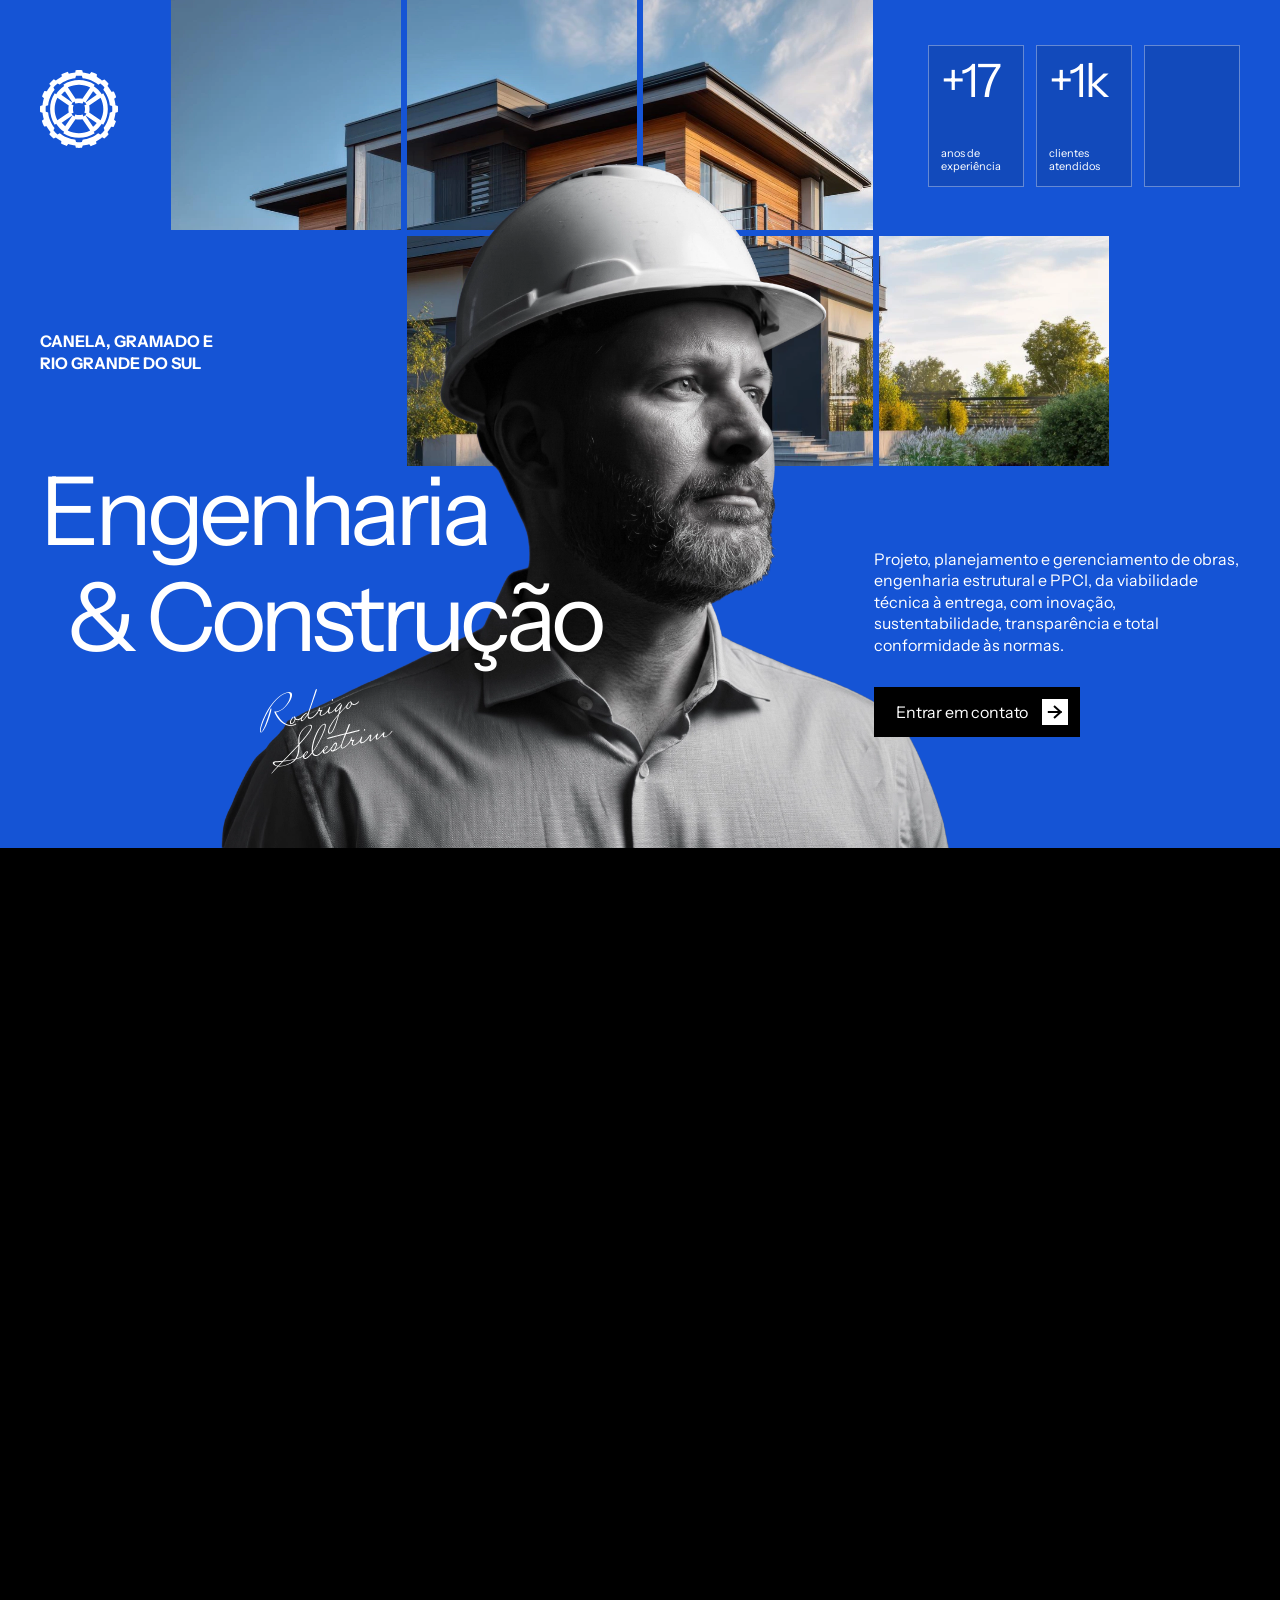
<file: public/index.html>
<!doctype html>
<html lang="pt-BR">
<head>
  <meta charset="utf-8">
  <meta name="viewport" content="width=device-width, initial-scale=1">
  <title>São Miguel</title>
  <meta name="description" content="">

  <!-- Open Graph -->
  <meta property="og:type" content="website">
  <meta property="og:title" content="São Miguel">
  <meta property="og:description" content="">
  <meta property="og:image" content="assets/img/og.jpg">

  <link rel="icon" href="assets/img/favicon.svg" type="image/svg+xml">

  <link rel="preconnect" href="https://fonts.googleapis.com">
  <link rel="preconnect" href="https://fonts.gstatic.com" crossorigin>
  <link rel="stylesheet" href="https://fonts.googleapis.com/css2?family=Instrument+Sans:wght@400;500;700&display=swap">

  <link rel="stylesheet" href="assets/css/style.css">
</head>
<body>

  <header class="site-header">
    <div class="container">
      <a class="site-header__logo" href="./" aria-label="São Miguel — página inicial">
        <img src="assets/img/logo_branca.svg" alt="São Miguel" width="78" height="78">
      </a>
    </div>
  </header>

  <main id="conteudo">
    <section class="hero">
      <div class="hero__grade" role="presentation"></div>
      <img class="hero__retrato" src="assets/img/rodrigo.webp" alt="Rodrigo" width="728" height="684">

      <div class="hero__numeros container">
        <div class="card-numero">
          <strong>+17</strong>
          <span>anos de experiência</span>
        </div>
        <div class="card-numero">
          <strong>+1k</strong>
          <span>clientes atendidos</span>
        </div>
        <div class="card-numero" aria-hidden="true"></div>
      </div>

      <div class="hero__local container">
        <p>Canela, Gramado e Rio Grande do Sul</p>
      </div>

      <div class="hero__conteudo container">
        <!-- Os dois espaços rígidos dão o avanço estético da segunda linha. -->
        <h1 class="hero__titulo">Engenharia<br><span class="hero__avanco">&nbsp;&nbsp;</span>&amp; Construção</h1>
        <div class="hero__acao">
          <h2 class="hero__descricao">
            Projeto, planejamento e gerenciamento de obras, engenharia estrutural e
            PPCI, da viabilidade técnica à entrega, com inovação, sustentabilidade,
            transparência e total conformidade às normas.
          </h2>

          <a class="botao" href="#contato">
            <span class="botao__mascara">
              <span class="botao__trilho">
                <span class="botao__texto">Entrar em contato</span>
                <span class="botao__texto" aria-hidden="true">Entrar em contato</span>
              </span>
            </span>
            <span class="botao__icone" aria-hidden="true">
              <span class="botao__icone-caixa"></span>
              <span class="botao__icone-mascara">
                <span class="botao__icone-trilho">
                  <svg viewBox="0 0 16 16" fill="none" stroke="currentColor" stroke-width="1.8" stroke-linecap="square">
                    <path d="M2.5 8h10.5"></path><path d="M7.8 3.3L13 8l-5.2 4.7"></path>
                  </svg>
                  <svg viewBox="0 0 16 16" fill="none" stroke="currentColor" stroke-width="1.8" stroke-linecap="square">
                    <path d="M2.5 8h10.5"></path><path d="M7.8 3.3L13 8l-5.2 4.7"></path>
                  </svg>
                </span>
              </span>
            </span>
          </a>
        </div>
      </div>

      <div class="hero__assinatura container">
        <img src="assets/img/assinatura-rodrigo-selestrim.svg" alt="Rodrigo Selestrim" width="133" height="85">
      </div>
    </section>

    <section class="dobra-2"><!-- conteúdo a definir --></section>
  </main>

  <script src="assets/js/main.js" defer></script>
</body>
</html>
</file>
<file: assets/css/style.css>
/* ===========================================================
   São Miguel — folha de estilo principal
   =========================================================== */

/* 1. Tokens -------------------------------------------------- */
:root {
  --cor-fundo: #1554d5;
  --cor-texto: #ffffff;

  --cor-fundo-escuro: #0b2f8a;
  --botao-preto: #000;
  --curva: cubic-bezier(0.85, 0, 0.15, 1);
  /* Entrada: sai rápido e assenta devagar. A --curva é ease-in-out forte e
     segura o começo, o que faz um fade parecer travado. */
  --curva-entrada: cubic-bezier(0.33, 1, 0.68, 1);
  --duracao: 0.65s;
  /* Trocas de cor precisam ser curtas: numa transição longa o fundo chega
     ao azul antes do texto clarear, e o meio do caminho fica ilegível. */
  --curva-cor: cubic-bezier(0.2, 0, 0, 1);
  --duracao-cor: 0.18s;

  --quadrado: 230px;
  --vao: 6px;
  --passo: calc(var(--quadrado) + var(--vao));

  /* Papel das pranchas: o creme das referências, um tom abaixo do branco. */
  --cor-papel: #f2f0eb;
  --cor-tinta: #191512;   /* texto sobre fundo claro */
  --cor-tinta-suave: #5b544c;
  --cor-tinta-fraca: #a29c92;
  /* O azul da marca não tem contraste para texto miúdo sobre o preto. */
  --cor-azul-claro: #6f9bff;

  --fonte-base: "Instrument Sans", system-ui, -apple-system, "Segoe UI", Roboto, sans-serif;
  --fonte-mono: "IBM Plex Mono", ui-monospace, "SF Mono", Menlo, Consolas, monospace;
  --largura-max: 1200px;
  --espaco: 1rem;
  --altura-barra: 56px;

  /* Escala de espaçamento */
  --e-1: 8px;
  --e-2: 16px;
  --e-3: 24px;
  --e-4: 32px;
  --e-5: 48px;
  --e-6: 64px;
  --e-7: 96px;
  --e-secao: clamp(80px, 10vw, 144px);

  /* Tema corrente. A cor não pertence a cada seção: ela vive na raiz e é
     trocada conforme a seção que cruza o meio da tela, de modo que o fundo
     pareça uma dobra contínua. Os desenhos leem os mesmos tokens, então
     trocam de tinta junto com o texto. */
  --tema-fundo: #1554d5;
  --tema-tinta: #ffffff;
  --tema-tinta-suave: rgb(255 255 255 / 0.72);
  --tema-tinta-fraca: rgb(255 255 255 / 0.5);
  --tema-linha: rgb(255 255 255 / 0.2);
  --tema-linha-forte: rgb(255 255 255 / 0.42);
  --tema-acento: #ffffff;
  --tinta-desenho: #ffffff;
  /* Preto sobre fundo claro ou azul; azul sobre fundo preto. */
  --tema-botao: var(--botao-preto);
}

:root[data-tema="claro"] {
  --tema-fundo: var(--cor-papel);
  --tema-tinta: var(--cor-tinta);
  --tema-tinta-suave: var(--cor-tinta-suave);
  --tema-tinta-fraca: var(--cor-tinta-fraca);
  --tema-linha: rgb(25 21 18 / 0.13);
  --tema-linha-forte: rgb(25 21 18 / 0.3);
  --tema-acento: var(--cor-fundo);
  --tinta-desenho: var(--cor-tinta);
}

:root[data-tema="preto"] {
  --tema-fundo: var(--botao-preto);
  --tema-tinta: #ffffff;
  --tema-tinta-suave: rgb(255 255 255 / 0.66);
  --tema-tinta-fraca: rgb(255 255 255 / 0.38);
  --tema-linha: rgb(255 255 255 / 0.14);
  --tema-linha-forte: rgb(255 255 255 / 0.3);
  --tema-acento: var(--cor-azul-claro);
  --tinta-desenho: #ffffff;
  --tema-botao: var(--cor-fundo);
}

:root[data-tema="azul"] {
  --tema-fundo: var(--cor-fundo);
}

/* 2. Reset --------------------------------------------------- */
*, *::before, *::after { box-sizing: border-box; }
body, h1, h2, h3, p, figure, blockquote, ul, ol, dl, dd { margin: 0; padding: 0; }
ul, ol { list-style: none; }
img, video { max-width: 100%; height: auto; display: block; }
a { color: inherit; }

/* 3. Base ---------------------------------------------------- */
/* A cor de fundo fica na raiz, e não nas seções: é ela que transiciona. */
:root {
  background-color: var(--tema-fundo);
  transition: background-color 0.8s var(--curva-cor);
  /* Vale para âncora, foco por teclado e busca na página. A rodinha do mouse
     não passa por aqui: essa é suavizada no script. */
  scroll-behavior: smooth;
  /* A barra fixa cobriria o começo da seção ao seguir uma âncora. */
  scroll-padding-top: var(--altura-barra);
}

body {
  font-family: var(--fonte-base);
  color: var(--cor-texto);
  background: transparent;
  line-height: 1.6;
  -webkit-font-smoothing: antialiased;
}

/* 4. Layout -------------------------------------------------- */
/* Coluna de conteúdo: exatamente 1200px a partir de 1232px de viewport;
   abaixo disso encosta nas margens laterais. */
.container {
  width: min(100% - 2 * var(--espaco), var(--largura-max));
  margin-inline: auto;
}

/* 5. Componentes --------------------------------------------- */
/* Sobreposto à primeira dobra, sem ocupar espaço no fluxo. */
.site-header {
  position: absolute;
  top: 70px;
  left: 0;
  right: 0;
  z-index: 2;
}

.site-header__logo {
  display: inline-block;
  width: 78px;
}

/* Única seção com fundo próprio: o título branco e o recorte do retrato
   foram compostos sobre o azul e não sobrevivem à troca de tema. O papel é
   milimetrado, como a prancha azul da citação.

   --grade-x é a borda esquerda da grade de imagens: com ela, as duas casas
   vazias e o que vai dentro delas acompanham a grade em qualquer largura. */
.hero {
  position: relative;
  height: 848px;
  --malha: rgb(255 255 255 / 0.07);
  --malha-fina: rgb(255 255 255 / 0.035);
  --grade-l: calc(4 * var(--quadrado) + 3 * var(--vao));
  --grade-x: calc(50% - var(--grade-l) / 2);
  background-color: var(--cor-fundo);
  background-image:
    linear-gradient(var(--malha) 1px, transparent 1px),
    linear-gradient(90deg, var(--malha) 1px, transparent 1px),
    linear-gradient(var(--malha-fina) 1px, transparent 1px),
    linear-gradient(90deg, var(--malha-fina) 1px, transparent 1px);
  background-size: 120px 120px, 120px 120px, 24px 24px, 24px 24px;
  background-position: center top;
}

/* Anotações da dobra: tudo o que não é título nem descrição sai em mono. */
.hero__indice,
.hero__folha,
.hero__numero dt,
.hero__local-rotulo,
.hero__local-coordenadas,
.hero__rotulo,
.hero__acao-rotulo,
.hero__responsavel,
.hero__rolar {
  font-family: var(--fonte-mono);
  font-size: 11px;
  font-weight: 400;
  line-height: 1.35;
  letter-spacing: 0.06em;
  text-transform: uppercase;
}

/* As duas casas que faltam na grade, tracejadas como linhas ocultas, com
   cruzes de registro nos cantos. */
.hero__vazio {
  position: absolute;
  z-index: 1;
  width: var(--quadrado);
  height: var(--quadrado);
  pointer-events: none;
  --c: rgb(255 255 255 / 0.45);
  background:
    repeating-linear-gradient(90deg, var(--c) 0 5px, transparent 5px 10px) top / 100% 1px no-repeat,
    repeating-linear-gradient(90deg, var(--c) 0 5px, transparent 5px 10px) bottom / 100% 1px no-repeat,
    repeating-linear-gradient(180deg, var(--c) 0 5px, transparent 5px 10px) left / 1px 100% no-repeat,
    repeating-linear-gradient(180deg, var(--c) 0 5px, transparent 5px 10px) right / 1px 100% no-repeat;
}

.hero__vazio::after {
  content: "";
  position: absolute;
  inset: -6px;
  --m: rgb(255 255 255 / 0.9);
  background:
    linear-gradient(var(--m), var(--m)) 0 6px / 13px 1px,
    linear-gradient(var(--m), var(--m)) 6px 0 / 1px 13px,
    linear-gradient(var(--m), var(--m)) 100% 6px / 13px 1px,
    linear-gradient(var(--m), var(--m)) calc(100% - 6px) 0 / 1px 13px,
    linear-gradient(var(--m), var(--m)) 0 calc(100% - 6px) / 13px 1px,
    linear-gradient(var(--m), var(--m)) 6px 100% / 1px 13px,
    linear-gradient(var(--m), var(--m)) 100% calc(100% - 6px) / 13px 1px,
    linear-gradient(var(--m), var(--m)) calc(100% - 6px) 100% / 1px 13px;
  background-repeat: no-repeat;
}

.hero__vazio--numeros,
.hero__numeros {
  top: 0;
  left: calc(var(--grade-x) + 3 * var(--passo));
}

.hero__vazio--local,
.hero__local {
  top: var(--passo);
  left: var(--grade-x);
}

/* Índice de pranchas, na margem livre sob a logo. O container ocupa a
   coluna inteira; sem pointer-events: none ele cobriria a grade. */
.hero__indice {
  position: absolute;
  z-index: 2;
  top: 196px;
  left: 0;
  right: 0;
  margin-inline: auto;
  pointer-events: none;
}

.hero__indice > * {
  width: 112px;
  pointer-events: auto;
}

.hero__indice-titulo {
  margin-bottom: 8px;
  padding-bottom: 8px;
  border-bottom: 1px solid rgb(255 255 255 / 0.35);
  color: rgb(255 255 255 / 0.6);
}

.hero__indice a {
  display: flex;
  gap: 10px;
  padding-block: 3px;
  color: rgb(255 255 255 / 0.82);
  text-decoration: none;
  transition: color 0.25s, translate 0.35s var(--curva-entrada);
}

.hero__indice a span {
  color: rgb(255 255 255 / 0.5);
}

@media (hover: hover) and (pointer: fine) {
  .hero__indice a:hover {
    color: #fff;
    translate: 4px 0;
  }
}

/* Número da prancha, no canto de cima, na altura da logo. */
.hero__folha {
  position: absolute;
  z-index: 2;
  top: 70px;
  left: 0;
  right: 0;
  margin-inline: auto;
  display: flex;
  justify-content: flex-end;
  pointer-events: none;
}

.hero__folha span {
  padding: 4px 9px;
  border: 1px solid rgb(255 255 255 / 0.45);
}

/* Abaixo de 1300px a margem à direita da grade fica mais estreita que a
   etiqueta, e ela encostaria na casa tracejada. */
@media (max-width: 1299px) {
  .hero__folha {
    display: none;
  }
}


/* Números na casa vazia de cima, um sobre o outro. */
.hero__numeros {
  position: absolute;
  z-index: 2;
  width: var(--quadrado);
  height: var(--quadrado);
  display: grid;
  grid-template-rows: 1fr 1fr;
  padding: 22px 22px 20px;
}

.hero__numero {
  display: flex;
  flex-direction: column-reverse;
  justify-content: flex-end;
  gap: 8px;
}

.hero__numero + .hero__numero {
  padding-top: 16px;
  border-top: 1px solid rgb(255 255 255 / 0.3);
}

.hero__numero dd {
  font-size: 48px;
  line-height: 0.9;
  font-weight: 400;
  letter-spacing: -0.05em;
  font-variant-numeric: tabular-nums;
}

.hero__numero dt {
  font-size: 10px;
  color: rgb(255 255 255 / 0.72);
}

/* Localização na casa vazia de baixo: o nome em cima, o alvo e as
   coordenadas no pé. */
.hero__local {
  position: absolute;
  z-index: 2;
  width: var(--quadrado);
  height: var(--quadrado);
  display: grid;
  grid-template-columns: minmax(0, 1fr) auto;
  grid-template-rows: auto 1fr auto;
  column-gap: 12px;
  padding: 22px 22px 20px;
}

.hero__local-rotulo {
  grid-column: 1 / -1;
  font-size: 10px;
  color: rgb(255 255 255 / 0.72);
}

.hero__local-nome {
  grid-column: 1 / -1;
  margin-top: 12px;
  font-size: 18px;
  line-height: 1.12;
  font-weight: 500;
  letter-spacing: -0.01em;
  text-transform: uppercase;
}

.hero__local-coordenadas {
  grid-row: 3;
  align-self: end;
  font-size: 10px;
}

.hero__local-alvo {
  grid-row: 3;
  grid-column: 2;
  width: 52px;
  height: 52px;
  fill: none;
  stroke: rgb(255 255 255 / 0.7);
  stroke-width: 1;
}

.hero__local-alvo rect {
  fill: #fff;
  stroke: none;
}

/* Título à esquerda e descrição à direita: a última linha de cada um
   assenta na mesma linha de base. */
.hero__conteudo {
  position: absolute;
  z-index: 1; /* o texto passa por cima do retrato */
  bottom: 178px;
  left: 0;
  right: 0;
  margin-inline: auto;

  display: flex;
  justify-content: space-between;
  align-items: flex-end; /* fallback */
  align-items: last baseline;
  gap: var(--espaco);
}

/* Rótulo da prancha, logo acima do título. */
.hero__rotulo {
  margin-bottom: 14px;
  color: rgb(255 255 255 / 0.75);
}

.hero__rotulo span {
  margin-right: 8px;
  color: #fff;
}

/* Caixa-alta, como os títulos das seções. O corpo é o que faz "& Construção"
   terminar onde o título antigo terminava (x ≈ 670 a 1440px), sem avançar
   sobre o rosto. */
.hero__titulo {
  font-size: 74px;
  line-height: 0.94;
  font-weight: 500;
  letter-spacing: -0.045em;
  text-transform: uppercase;
}

/* Máscara por linha, com folga nas duas bordas: em cima pelo til de
   "Construção", que em caixa-alta passa da altura da linha; embaixo pela
   cedilha. As margens negativas devolvem a folga ao layout. */
.hero__linha {
  display: block;
  overflow: hidden;
  padding-block: 0.14em;
  margin-block: -0.14em;
}

.hero__linha > span {
  display: block;
}

.hero__acao {
  position: relative;
  width: 366px;
  flex: none;
}

/* Só no hero o botão sai do fluxo: se ele fosse o último elemento da coluna,
   viraria a última linha de base e desalinharia o h2 em relação ao h1. */
@media (min-width: 1200px) {
  .hero__acao .botao {
    position: absolute;
    top: calc(100% + 30px);
    left: 0;
  }
}

.hero__acao-rotulo {
  display: flex;
  align-items: center;
  gap: 10px;
  margin-bottom: 16px;
  color: rgb(255 255 255 / 0.75);
}

.hero__acao-rotulo span {
  color: #fff;
}

.hero__acao-rotulo::after {
  content: "";
  flex: 1;
  height: 1px;
  background: rgb(255 255 255 / 0.35);
}

.hero__descricao {
  font-size: 16px;
  line-height: 1.45;
  font-weight: 400;
  color: rgb(255 255 255 / 0.88);
}

/* Assinatura do responsável técnico, como no pé de uma prancha. */
.hero__responsavel {
  position: absolute;
  z-index: 2;
  bottom: 40px;
  left: 0;
  right: 0;
  margin-inline: auto;
  font-size: 10px;
  line-height: 1.6;
  pointer-events: none;
}

.hero__responsavel span {
  display: block;
  color: rgb(255 255 255 / 0.6);
}

/* Convite para rolar, na vertical, junto da margem direita. */
.hero__rolar {
  position: absolute;
  z-index: 2;
  top: 276px;
  left: 0;
  right: 0;
  margin-inline: auto;
  display: flex;
  justify-content: flex-end;
  pointer-events: none;
}

.hero__rolar span {
  display: flex;
  align-items: center;
  gap: 14px;
  writing-mode: vertical-rl;
  font-size: 10px;
  letter-spacing: 0.14em;
  color: rgb(255 255 255 / 0.75);
}

.hero__rolar span::after {
  content: "";
  width: 1px;
  height: 80px;
  background:
    linear-gradient(#fff, #fff) 0 0 / 1px 24px no-repeat,
    rgb(255 255 255 / 0.3);
  animation: heroRolar 2.2s var(--curva) infinite;
}

@keyframes heroRolar {
  from { background-position: 0 -24px, 0 0; }
  to   { background-position: 0 80px, 0 0; }
}

.botao {
  position: relative; /* referência do ::before; não pode ser static */

  display: inline-flex;
  align-items: center;
  gap: 14px;
  padding: 12px 12px 12px 22px;

  background: var(--tema-botao);
  color: #fff;
  box-shadow: inset 0 0 0 1px rgb(255 255 255 / 0.12);
  font-size: 16px;
  text-decoration: none;
  cursor: pointer;

  overflow: hidden;
  isolation: isolate;
  transition: background-color var(--duracao-cor) var(--curva-cor);
}

/* Preenchimento que sobe de baixo. */
.botao::before {
  content: "";
  position: absolute;
  inset: 0;
  z-index: -1;
  background: var(--cor-fundo-escuro);
  transform: translate3d(0, 100%, 0);
  transition: transform var(--duracao) var(--curva);
  will-change: transform;
}

.botao:focus-visible::before {
  transform: translate3d(0, 0, 0);
}

/* Texto duplicado: o trilho sobe uma linha e a segunda cópia toma o lugar. */
.botao__mascara {
  display: inline-block;
  height: 22px;
  overflow: hidden;
}

.botao__trilho {
  display: flex;
  flex-direction: column;
  transition: transform var(--duracao) var(--curva);
  will-change: transform;
}

.botao__texto {
  display: block;
  height: 22px;
  line-height: 22px;
  white-space: nowrap;
  letter-spacing: -0.01em;
}

.botao:focus-visible .botao__trilho {
  transform: translate3d(0, -22px, 0);
}

/* Seta: o trilho tem duas cópias e desliza na horizontal. */
.botao__icone {
  position: relative;
  display: inline-flex;
  flex: none;
  width: 26px;
  height: 26px;
}

/* O giro é imperceptível no início e no fim (quadrado), mas no meio do
   percurso as pontas varrem para fora da caixa — é isso que se vê. */
.botao__icone-caixa {
  position: absolute;
  inset: 0;
  z-index: 1;
  background: #fff;
  transition: transform var(--duracao) var(--curva);
  will-change: transform;
}

.botao:focus-visible .botao__icone-caixa {
  transform: rotate(90deg);
}

.botao__icone-mascara {
  position: absolute;
  inset: 0;
  z-index: 2;
  overflow: hidden;
  pointer-events: none;
}

.botao__icone-trilho {
  position: absolute;
  top: 0;
  left: 0;
  display: flex;
  align-items: center;
  width: 52px;
  height: 26px;
  color: var(--tema-botao);
  transform: translate3d(-26px, 0, 0);
  transition: transform var(--duracao) var(--curva),
              color var(--duracao-cor) var(--curva-cor);
  will-change: transform;
}

.botao__icone-trilho svg {
  flex: none;
  box-sizing: border-box;
  width: 26px;
  height: 26px;
  padding: 4px;
}

.botao:focus-visible .botao__icone-trilho {
  transform: translate3d(0, 0, 0);
}

/* O :hover só vale onde existe mouse. No toque ele fica retido depois do tap:
   o preenchimento subia e não voltava mais. */
@media (hover: hover) and (pointer: fine) {
  .botao:hover::before {
    transform: translate3d(0, 0, 0);
  }

  .botao:hover .botao__trilho {
    transform: translate3d(0, -22px, 0);
  }

  .botao:hover .botao__icone-caixa {
    transform: rotate(90deg);
  }

  .botao:hover .botao__icone-trilho {
    transform: translate3d(0, 0, 0);
  }
}

/* No toque, o preenchimento aparece só enquanto o dedo está pressionando. */
@media (hover: none) {
  .botao:active::before {
    transform: translate3d(0, 0, 0);
  }
}

@media (prefers-reduced-motion: reduce) {
  .botao,
  .botao::before,
  .botao__trilho,
  .botao__icone-caixa,
  .botao__icone-trilho {
    transition-duration: 1ms;
  }
}

/* Variante de contorno, para o segundo CTA. */
.botao--contorno {
  background: transparent;
  color: var(--tema-tinta);
  box-shadow: inset 0 0 0 1px currentColor;
}

.botao--contorno .botao__icone-caixa {
  background: transparent;
  box-shadow: inset 0 0 0 1px currentColor;
}

.botao--contorno .botao__icone-trilho {
  color: currentColor;
}

/* Assinatura, recuada em relação à coluna e logo abaixo do título.
   O container ocupa a coluna inteira; sem pointer-events: none ele cobriria
   o botão, que fica logo atrás dele. */
.hero__assinatura {
  position: absolute;
  z-index: 1;
  pointer-events: none;
  bottom: 74px;
  left: 0;
  right: 0;
  margin-inline: auto;
}

.hero__assinatura img {
  width: 133px;
  margin-inline-start: 220px;
}

/* Retrato colado no rodapé da dobra. O deslocamento compensa o vazio
   à esquerda do recorte, centralizando a figura e não o arquivo. */
.hero__retrato {
  position: absolute;
  bottom: 0;
  left: 50%;
  translate: calc(-50% - 55px) 0;
  width: 728px;
}

/* Grade de 4×2 quadrados que mascara a imagem de fundo.
   Faltam, de propósito, o quadrado superior direito e o inferior esquerdo. */
.hero__grade {
  width: calc(4 * var(--quadrado) + 3 * var(--vao));
  height: calc(2 * var(--quadrado) + var(--vao));
  margin-inline: auto;

  /* A grade de verdade só existe para posicionar os cobridores; quem desenha
     os quadrados continua sendo a máscara. */
  display: grid;
  grid-template-columns: repeat(4, var(--quadrado));
  grid-template-rows: repeat(2, var(--quadrado));
  gap: var(--vao);

  background-image: url("../img/imagem-quadrados.webp");
  background-size: cover;
  background-position: center;

  --celula: linear-gradient(#000 0 0);
  mask-image: var(--celula), var(--celula), var(--celula),
              var(--celula), var(--celula), var(--celula);
  mask-size: var(--quadrado) var(--quadrado);
  mask-repeat: no-repeat;
  mask-position:
    0 0,
    var(--passo) 0,
    calc(2 * var(--passo)) 0,
    var(--passo) var(--passo),
    calc(2 * var(--passo)) var(--passo),
    calc(3 * var(--passo)) var(--passo);
}

/* Cobridores: um por quadrado, nas mesmas seis posições da máscara. Eles
   nascem opacos na cor da dobra e somem em diagonal, de modo que a imagem
   parece se montar quadrado a quadrado. */
.hero__cobre {
  background: var(--cor-fundo);
}

.hero__cobre:nth-child(1) { grid-area: 1 / 1; }
.hero__cobre:nth-child(2) { grid-area: 1 / 2; }
.hero__cobre:nth-child(3) { grid-area: 1 / 3; }
.hero__cobre:nth-child(4) { grid-area: 2 / 2; }
.hero__cobre:nth-child(5) { grid-area: 2 / 3; }
.hero__cobre:nth-child(6) { grid-area: 2 / 4; }

/* 5.9 Entrada da primeira dobra ------------------------------------
   Tudo em animação de CSS, e não em transição disparada por script: com
   `both` o quadro inicial já vale durante o atraso, então nada pisca antes de
   entrar, e se o script falhar a dobra aparece do mesmo jeito. */
@keyframes heroSobe {
  from { opacity: 0; translate: 0 24px; }
  to   { opacity: 1; translate: 0 0; }
}

/* O retrato carrega um deslocamento horizontal próprio, que a animação
   precisa repetir — senão ele salta para o centro ao animar. */
@keyframes heroRetrato {
  from { opacity: 0; translate: calc(-50% - 55px) 52px; }
  to   { opacity: 1; translate: calc(-50% - 55px) 0; }
}

@keyframes heroRetratoMovel {
  from { opacity: 0; translate: -50% 52px; }
  to   { opacity: 1; translate: -50% 0; }
}

@keyframes heroQuadrado {
  to { opacity: 0; }
}

/* Sem opacidade: a linha aparece porque sai de trás da borda da máscara,
   não porque acende.

   O percurso é 100% mais uma folga: 100% é a altura da caixa de linha, mas a
   caixa da fonte é maior que ela (116px de ascent+descent contra 106px de
   entrelinha), então a tinta escapa por baixo e uma fatia da palavra ficava
   à mostra com a máscara supostamente fechada. A folga em em acompanha o
   corpo do texto, e vale também para o tamanho do mobile. */
@keyframes heroLinhaDesce {
  from { translate: 0 calc(-100% - 0.3em); }
  to   { translate: 0 0; }
}

/* As casas tracejadas se riscam do canto de cima para o de baixo. A folga de
   8px deixa as cruzes de registro, que saem da caixa, à mostra no fim. */
@keyframes heroRisca {
  from { clip-path: inset(-8px 100% 100% -8px); }
  to   { clip-path: inset(-8px); }
}

.hero__cobre {
  animation: heroQuadrado 1.00s var(--curva-entrada) both;
}

/* Varredura na diagonal: a ordem segue linha + coluna, não a do HTML. */
.hero__cobre:nth-child(1) { animation-delay: 1.60s; }
.hero__cobre:nth-child(2) { animation-delay: 1.69s; }
.hero__cobre:nth-child(3) { animation-delay: 1.78s; }
.hero__cobre:nth-child(4) { animation-delay: 1.78s; }
.hero__cobre:nth-child(5) { animation-delay: 1.87s; }
.hero__cobre:nth-child(6) { animation-delay: 1.96s; }

/* A ordem da entrada: primeiro o retrato, depois os quadrados se montando,
   o título, a descrição, os detalhes em volta e o botão por último.

   Os quadrados só arrancam depois que o retrato assenta (0,15s + 1,4s = 1,55s),
   e o título espera a varredura ir bem adiantada. Se mexer na duração do
   retrato, os atrasos abaixo precisam acompanhar. */
.hero__retrato     { animation: heroRetrato 1.40s var(--curva-entrada) 0.15s both; }
.hero__vazio       { animation: heroRisca 1.1s var(--curva) 1.62s both; }
.hero__vazio--local { animation-delay: 1.80s; }
.hero__rotulo      { animation: heroSobe 1.1s var(--curva-entrada) 2.12s both; }
.hero__linha:nth-child(1) > span { animation: heroLinhaDesce 1.3s var(--curva-entrada) 2.20s both; }
.hero__linha:nth-child(2) > span { animation: heroLinhaDesce 1.3s var(--curva-entrada) 2.32s both; }
.hero__acao-rotulo { animation: heroSobe 1.1s var(--curva-entrada) 2.44s both; }
.hero__descricao   { animation: heroSobe 1.2s var(--curva-entrada) 2.50s both; }
.site-header__logo { animation: heroSobe 1.1s var(--curva-entrada) 2.60s both; }
.hero__local       { animation: heroSobe 1.1s var(--curva-entrada) 2.65s both; }
.hero__indice      { animation: heroSobe 1.1s var(--curva-entrada) 2.68s both; }
.hero__folha       { animation: heroSobe 1.1s var(--curva-entrada) 2.86s both; }
.hero__assinatura  { animation: heroSobe 1.2s var(--curva-entrada) 2.94s both; }
.hero__responsavel { animation: heroSobe 1.1s var(--curva-entrada) 2.98s both; }
.hero__acao .botao { animation: heroSobe 1.1s var(--curva-entrada) 3.04s both; }
.hero__rolar       { animation: heroSobe 1.1s var(--curva-entrada) 3.14s both; }

.hero__numero:nth-child(1) { animation: heroSobe 1.1s var(--curva-entrada) 2.72s both; }
.hero__numero:nth-child(2) { animation: heroSobe 1.1s var(--curva-entrada) 2.79s both; }

@media (prefers-reduced-motion: reduce) {
  .hero__cobre,
  .hero__linha > span,
  .hero__retrato,
  .hero__vazio,
  .site-header__logo,
  .hero__local,
  .hero__indice,
  .hero__folha,
  .hero__rotulo,
  .hero__acao-rotulo,
  .hero__descricao,
  .hero__acao .botao,
  .hero__assinatura,
  .hero__responsavel,
  .hero__rolar,
  .hero__rolar span::after,
  .hero__numero {
    animation: none;
  }
}

/* 6. Seções ---------------------------------------------------- */
/* A página depois da primeira dobra é um jogo de pranchas técnicas: papel,
   malha de fios, rótulos em mono, cotas e desenhos de linha. Fora a faixa de
   clientes, que fecha a dobra, nenhuma seção pinta o próprio fundo: todas
   herdam a cor da raiz. */
.secao,
.faixa,
.citacao,
.rodape {
  position: relative;
  color: var(--tema-tinta);
}

.secao {
  padding-block: var(--e-secao);
  border-top: 1px solid var(--tema-linha);
}

/* 6.1 Linguagem técnica ------------------------------------------- */
/* Tudo o que é anotação, e não texto corrido, sai em mono. */
.regua,
.faixa__rotulo,
.sobre__legenda span,
.cota span,
.carimbo dt,
.numero dt,
.servico__topo,
.cronograma__cabeca,
.etapa__indice,
.cronograma__leitura,
.obras__cabeca,
.obra__indice,
.citacao__creditos,
.mira-cad__leitura,
.faq__numero,
.contato__dados dt,
.contato__mapa figcaption,
.barra__secoes,
.rodape__rotulo,
.rodape__base {
  font-family: var(--fonte-mono);
  font-size: 11px;
  font-weight: 400;
  line-height: 1.35;
  letter-spacing: 0.06em;
  text-transform: uppercase;
}

.titulo {
  font-size: clamp(34px, 4.6vw, 66px);
  line-height: 0.98;
  font-weight: 500;
  letter-spacing: -0.045em;
  text-transform: uppercase;
  text-wrap: balance;
}

/* Destaque em azul, sem itálico: o itálico brigava com a caixa-alta. */
.titulo em {
  font-style: normal;
  color: var(--tema-acento);
}

/* A segunda voz do título, mais apagada, como nas referências. */
.titulo__apagado {
  color: var(--tema-tinta-fraca);
}

.lead {
  max-width: 46ch;
  font-size: 16px;
  line-height: 1.55;
  color: var(--tema-tinta-suave);
}

/* Régua de seção: índice, nome, um fio que corre até a margem e a folha
   da prancha. */
.regua {
  display: flex;
  align-items: center;
  gap: 14px;
  margin-bottom: clamp(44px, 6vw, 80px);
  color: var(--tema-tinta-suave);
}

.regua__indice {
  color: var(--tema-acento);
}

.regua__rotulo {
  color: var(--tema-tinta);
}

.regua__linha {
  flex: 1;
  height: 1px;
  background: var(--tema-linha-forte);
  transform-origin: left;
}

.regua__folha {
  padding: 3px 8px;
  border: 1px solid var(--tema-linha-forte);
}

.pronto-para-revelar .regua__linha {
  transform: scaleX(0);
  transition: transform 1.4s var(--curva) 0.2s;
}

.pronto-para-revelar .regua.esta-visivel .regua__linha {
  transform: none;
}

/* Título à esquerda e apoio à direita, assentados na mesma base. */
.secao__topo {
  display: grid;
  grid-template-columns: minmax(0, 1.6fr) minmax(0, 1fr);
  gap: var(--e-4) var(--e-7);
  align-items: end;
  margin-bottom: clamp(48px, 6vw, 88px);
}

.secao__acao {
  margin-top: var(--e-6);
}

/* Escala de régua, como na borda de uma prancha. */
.escala {
  height: 18px;
  border-bottom: 1px solid var(--tema-linha-forte);
  background-image:
    linear-gradient(to right, var(--tema-linha-forte) 1px, transparent 1px),
    linear-gradient(to right, var(--tema-linha-forte) 1px, transparent 1px),
    linear-gradient(to right, var(--tema-linha) 1px, transparent 1px);
  background-size: 100px 18px, 20px 10px, 5px 6px;
  background-repeat: repeat-x;
  background-position: 0 100%;
}

/* Cota: um fio com tiques a 45° nas pontas e a medida no meio. */
.cota {
  position: absolute;
  color: var(--tema-tinta-suave);
}

.cota::before,
.cota::after {
  content: "";
  position: absolute;
  width: 9px;
  height: 1px;
  background: currentColor;
  rotate: -45deg;
}

.cota span {
  position: absolute;
  font-size: 10px;
  white-space: nowrap;
  background: var(--tema-fundo);
  transition: background-color 0.8s var(--curva-cor);
}

.cota--h {
  top: -22px;
  left: 0;
  right: 0;
  height: 1px;
  background: var(--tema-linha-forte);
}

.cota--h::before { left: -4px; }
.cota--h::after  { right: -4px; }

.cota--h span {
  top: 0;
  left: 50%;
  padding-inline: 8px;
  translate: -50% -50%;
}

.cota--v {
  top: 0;
  bottom: 0;
  left: -22px;
  width: 1px;
  background: var(--tema-linha-forte);
}

.cota--v::before { top: 0; left: -4px; }
.cota--v::after  { bottom: 0; left: -4px; }

.cota--v span {
  top: 50%;
  left: 0;
  padding-inline: 8px;
  translate: -50% -50%;
  rotate: -90deg;
}

/* Marcas de corte nos quatro cantos de uma imagem. */
.mira {
  position: absolute;
  inset: 12px;
  pointer-events: none;
  --c: rgb(255 255 255 / 0.9);
  background:
    linear-gradient(var(--c), var(--c)) top left / 16px 1px,
    linear-gradient(var(--c), var(--c)) top left / 1px 16px,
    linear-gradient(var(--c), var(--c)) top right / 16px 1px,
    linear-gradient(var(--c), var(--c)) top right / 1px 16px,
    linear-gradient(var(--c), var(--c)) bottom left / 16px 1px,
    linear-gradient(var(--c), var(--c)) bottom left / 1px 16px,
    linear-gradient(var(--c), var(--c)) bottom right / 16px 1px,
    linear-gradient(var(--c), var(--c)) bottom right / 1px 16px;
  background-repeat: no-repeat;
}

/* 6.2 Barra fixa ---------------------------------------------------- */
.barra {
  position: fixed;
  inset: 0 0 auto;
  z-index: 50;
  color: #fff;
  background: rgb(0 0 0 / 0.86);
  -webkit-backdrop-filter: blur(12px);
  backdrop-filter: blur(12px);
  border-bottom: 1px solid rgb(255 255 255 / 0.12);
  translate: 0 -101%;
  transition: translate 0.6s var(--curva);
}

.barra.esta-visivel {
  translate: 0 0;
}

.barra__grade {
  display: flex;
  align-items: center;
  gap: var(--e-3);
  height: var(--altura-barra);
}

/* A área de toque cresce para 44px sem mudar o desenho da barra. */
.barra__logo {
  display: grid;
  place-items: center;
  width: 44px;
  height: 44px;
  margin-left: -8px;
}

.barra__logo img {
  width: 28px;
}

.barra__secoes {
  display: flex;
  margin-inline: auto;
}

.barra__secoes a {
  display: flex;
  gap: 7px;
  padding: 8px 12px;
  color: rgb(255 255 255 / 0.55);
  text-decoration: none;
  transition: color 0.25s;
}

.barra__secoes a span {
  color: var(--cor-azul-claro);
}

.barra__secoes a:hover,
.barra__secoes a[aria-current="true"] {
  color: #fff;
}

/* A seção corrente ganha o quadradinho azul das pranchas. */
.barra__secoes a[aria-current="true"] span::before {
  content: "";
  display: inline-block;
  width: 6px;
  height: 6px;
  margin-right: 6px;
  vertical-align: 1px;
  background: var(--cor-azul-claro);
}

/* O botão da barra é o mesmo componente do resto da página, só mais
   compacto para caber nos 56px; azul, porque a barra é preta. */
.barra .botao--barra {
  --tema-botao: var(--cor-fundo);
  margin-left: auto;
  padding: 7px 7px 7px 16px;
  font-size: 14px;
}

/* 6.3 Faixa de clientes -------------------------------------------- */
/* A faixa é o pé da primeira dobra: azul sempre, com fundo próprio, e não o
   da raiz. Quando o Sobre cruza o meio da tela a raiz vira papel, e os logos
   brancos sumiriam. Os tokens são fixados aqui para o texto acompanhar. */
.faixa {
  --tema-tinta: #fff;
  --tema-tinta-suave: rgb(255 255 255 / 0.72);
  --tema-linha: rgb(255 255 255 / 0.2);
  --tema-linha-forte: rgb(255 255 255 / 0.42);
  --tema-acento: #fff;
  background: var(--cor-fundo);
}

.faixa__grade {
  display: grid;
  grid-template-columns: 170px minmax(0, 1fr);
  border-bottom: 1px solid var(--tema-linha);
}

.faixa__rotulo {
  align-self: center;
  padding-block: 24px;
  color: var(--tema-tinta-suave);
}

.faixa__rotulo span {
  color: var(--tema-acento);
}

.faixa__janela {
  overflow: hidden;
  border-left: 1px solid var(--tema-linha);
  mask-image: linear-gradient(to right, transparent, #000 6%, #000 94%, transparent);
}

.faixa__trilho {
  display: flex;
  width: max-content;
  animation: faixaCorre 48s linear infinite;
}

.faixa__janela:hover .faixa__trilho {
  animation-play-state: paused;
}

.faixa__lista {
  display: flex;
}

.faixa__lista li {
  display: grid;
  place-items: center;
  width: 190px;
  padding: 26px 30px;
  border-right: 1px solid var(--tema-linha);
}

/* Os arquivos são cinza sobre transparente: zerar o brilho deixa a marca
   preta, e inverter a deixa branca, preservando o recorte de cada logo. */
.faixa__lista img {
  width: auto;
  max-width: 120px;
  max-height: 46px;
  object-fit: contain;
  filter: brightness(0) invert(1);
  opacity: 0.85;
}

/* Metade exata do trilho: as duas listas são idênticas, então o laço é
   contínuo. */
@keyframes faixaCorre {
  to { transform: translateX(-50%); }
}

/* 6.4 Sobre ---------------------------------------------------------- */
.sobre__grade {
  display: grid;
  grid-template-columns: repeat(12, minmax(0, 1fr));
  gap: var(--e-6) var(--e-4);
  align-items: start;
}

/* Duas colunas que fecham juntas: texto e carimbo à esquerda; foto e
   números à direita, numa coluna só, como a das referências. Na fileira de
   baixo o carimbo e os números começam na mesma altura. */
.sobre__titulo,
.sobre__prosa,
.carimbo {
  grid-column: 1 / span 7;
}

.sobre__titulo { grid-row: 1; }
.sobre__prosa  { grid-row: 2; }
.carimbo       { grid-row: 3; }

/* Faixa de cima: a prosa assenta no pé da fileira e a foto estica até ele,
   então texto e legenda terminam na mesma linha. */
.sobre__prosa {
  align-self: end;
}

.sobre__figura {
  grid-column: 9 / span 4;
  grid-row: 1 / span 2;
  align-self: stretch;
  display: flex;
  flex-direction: column;
  padding: 22px 0 0 22px;
}

.sobre__moldura {
  flex: 1;
  display: flex;
}

.sobre__moldura {
  position: relative;
}

/* No desktop a altura vem da fileira, e não da proporção da foto: o recorte
   (object-fit) absorve a diferença. */
.sobre__foto {
  position: relative;
  flex: 1;
  min-height: 380px;
  overflow: hidden;
}

/* Preto e branco, como o retrato do hero; a cor volta quando o mouse
   passa por cima. */
.sobre__foto img {
  width: 100%;
  height: 100%;
  object-fit: cover;
  filter: grayscale(1) contrast(1.05);
  transition: filter 0.8s var(--curva-entrada), scale 1.2s var(--curva-entrada);
}

@media (hover: hover) and (pointer: fine) {
  .sobre__figura:hover .sobre__foto img {
    filter: grayscale(0) contrast(1);
    scale: 1.03;
  }
}

.sobre__legenda {
  display: flex;
  gap: 12px;
  margin-top: 14px;
  font-size: 13px;
  line-height: 1.4;
  color: var(--tema-tinta-suave);
}

.sobre__legenda span {
  flex: none;
  color: var(--tema-acento);
}

.sobre__prosa {
  columns: 2;
  column-gap: var(--e-4);
  font-size: 15px;
  line-height: 1.65;
  color: var(--tema-tinta-suave);
}

.sobre__prosa p {
  break-inside: avoid;
}

.sobre__prosa p + p {
  margin-top: 1em;
}

/* Carimbo: o bloco de identificação do canto de toda prancha. Na faixa de
   baixo ele e os números esticam até a mesma altura; as linhas do carimbo
   dividem a sobra por igual. */
.carimbo {
  align-self: stretch;
  display: flex;
  flex-direction: column;
  border: 1px solid var(--tema-linha-forte);
}

.carimbo__cabeca {
  display: flex;
  align-items: center;
  gap: 14px;
  padding: 14px 16px;
}

/* A logo é branca; no papel ela vira preta. */
.carimbo__cabeca img {
  width: 34px;
  filter: brightness(0);
}

.carimbo__cabeca p {
  font-size: 14px;
  font-weight: 500;
  line-height: 1.15;
  letter-spacing: -0.01em;
  text-transform: uppercase;
}

.carimbo__campos {
  flex: 1;
  display: grid;
  grid-template-columns: repeat(3, minmax(0, 1fr));
  grid-auto-rows: 1fr;
}

.carimbo__campo {
  display: grid;
  align-content: center;
  padding: 10px 16px 12px;
  border-top: 1px solid var(--tema-linha-forte);
}

.carimbo__campo:not(.carimbo__campo--largo) + .carimbo__campo {
  border-left: 1px solid var(--tema-linha-forte);
}

.carimbo__campo--largo {
  grid-column: 1 / -1;
  display: grid;
  grid-template-columns: 190px minmax(0, 1fr);
  gap: 16px;
  align-items: baseline;
}

.carimbo dt {
  font-size: 10px;
  color: var(--tema-tinta-suave);
}

.carimbo dd {
  font-size: 14px;
  line-height: 1.35;
}

/* Números: uma coluna de linhas, o número à esquerda e o rótulo à direita,
   assentados na mesma base. */
.numeros {
  grid-column: 9 / span 4;
  grid-row: 3;
  align-self: stretch;
  display: flex;
  flex-direction: column;
  border-top: 1px solid var(--tema-linha-forte);
}

.numero {
  flex: 1;
  display: grid;
  grid-template-columns: minmax(0, 1fr) 150px;
  align-items: end;
  align-content: center;
  gap: 16px;
  padding: 14px 0 12px;
  border-bottom: 1px solid var(--tema-linha);
}

.numero dd {
  grid-column: 1;
  grid-row: 1;
  font-size: clamp(42px, 4vw, 58px);
  line-height: 0.88;
  font-weight: 400;
  letter-spacing: -0.06em;
  font-variant-numeric: tabular-nums;
}

.numero dt {
  grid-column: 2;
  grid-row: 1;
  padding-bottom: 2px;
  color: var(--tema-tinta-suave);
}

.numero:nth-child(2) { --atraso-revelar: 0.08s; }
.numero:nth-child(3) { --atraso-revelar: 0.16s; }
.numero:nth-child(4) { --atraso-revelar: 0.24s; }

/* 6.5 Serviços ------------------------------------------------------ */
/* Malha de oito células. Os fios são bordas, e não um vão sobre fundo:
   assim nenhuma célula precisa pintar a cor do tema. */
.servicos__grade {
  display: grid;
  grid-template-columns: repeat(4, minmax(0, 1fr));
  border-top: 1px solid var(--tema-linha-forte);
  border-left: 1px solid var(--tema-linha);
}

/* Cada célula ocupa cinco linhas da grade-mãe e herda essas linhas pelo
   subgrid: assim categoria, desenho, título, texto e lista ficam alinhados
   entre as quatro células da fileira, mesmo com textos de alturas
   diferentes. */
.servico {
  position: relative;
  display: grid;
  grid-row: span 5;
  grid-template-rows: subgrid;
  row-gap: 0;
  align-content: start;
  padding-bottom: 28px;
  border-right: 1px solid var(--tema-linha);
  border-bottom: 1px solid var(--tema-linha);
}

.servico:nth-child(4n + 2) { --atraso-revelar: 0.08s; }
.servico:nth-child(4n + 3) { --atraso-revelar: 0.16s; }
.servico:nth-child(4n + 4) { --atraso-revelar: 0.24s; }

.servico__topo {
  display: flex;
  justify-content: space-between;
  gap: 12px;
  padding: 14px 18px;
  border-bottom: 1px dashed var(--tema-linha-forte);
  color: var(--tema-tinta-suave);
}

/* O quadradinho azul das referências marca a célula sob o mouse. */
.servico__categoria::before {
  content: "";
  display: inline-block;
  width: 7px;
  height: 7px;
  margin-right: 8px;
  vertical-align: 1px;
  background: var(--tema-acento);
  scale: 0;
  transition: scale 0.35s var(--curva-entrada);
}

.servico__desenho {
  position: relative;
  padding: 18px 12px;
  border-bottom: 1px dashed var(--tema-linha);
}

/* Papel milimetrado que acende atrás do desenho. */
.servico__desenho::before {
  content: "";
  position: absolute;
  inset: 0;
  opacity: 0;
  background-image:
    linear-gradient(var(--tema-linha) 1px, transparent 1px),
    linear-gradient(90deg, var(--tema-linha) 1px, transparent 1px);
  background-size: 16px 16px;
  background-position: center;
  transition: opacity 0.5s var(--curva-entrada);
}

/* Cruzes de registro nos cantos da área de desenho. */
.servico__desenho::after {
  content: "";
  position: absolute;
  inset: 10px;
  pointer-events: none;
  --c: var(--tema-linha-forte);
  background:
    linear-gradient(var(--c), var(--c)) 0 4px / 9px 1px,
    linear-gradient(var(--c), var(--c)) 4px 0 / 1px 9px,
    linear-gradient(var(--c), var(--c)) 100% 4px / 9px 1px,
    linear-gradient(var(--c), var(--c)) calc(100% - 4px) 0 / 1px 9px,
    linear-gradient(var(--c), var(--c)) 0 calc(100% - 4px) / 9px 1px,
    linear-gradient(var(--c), var(--c)) 4px 100% / 1px 9px,
    linear-gradient(var(--c), var(--c)) 100% calc(100% - 4px) / 9px 1px,
    linear-gradient(var(--c), var(--c)) calc(100% - 4px) 100% / 1px 9px;
  background-repeat: no-repeat;
}

.servico__desenho svg {
  position: relative;
}

@media (hover: hover) and (pointer: fine) {
  .servico:hover .servico__categoria::before {
    scale: 1;
  }

  .servico:hover .servico__desenho::before {
    opacity: 1;
  }
}

.servico__titulo {
  padding: 22px 18px 0;
  font-size: 21px;
  line-height: 1.05;
  font-weight: 500;
  letter-spacing: -0.025em;
  text-transform: uppercase;
  text-wrap: balance;
}

.servico__descricao {
  padding: 12px 18px 0;
  font-size: 14px;
  line-height: 1.5;
  color: var(--tema-tinta-suave);
}

.servico__itens {
  display: grid;
  gap: 6px;
  align-content: start;
  padding: 18px 18px 0;
}

.servico__itens li {
  position: relative;
  padding-left: 20px;
  font-size: 13px;
  line-height: 1.4;
}

.servico__itens li::before {
  content: "";
  position: absolute;
  left: 0;
  top: 0.68em;
  width: 11px;
  height: 1px;
  background: var(--tema-acento);
}

/* A oitava célula é a única com fundo próprio: um bloco azul, como o laranja
   das referências. Os tokens são trocados aqui dentro, então o compasso e o
   botão se ajustam sozinhos. */
.servico--chamada {
  --tema-fundo: var(--cor-fundo);
  --tema-tinta: #fff;
  --tema-tinta-suave: rgb(255 255 255 / 0.75);
  --tema-linha: rgb(255 255 255 / 0.22);
  --tema-linha-forte: rgb(255 255 255 / 0.45);
  --tema-acento: #fff;
  --tinta-desenho: #fff;
  --tema-botao: var(--botao-preto);
  color: #fff;
  background: var(--cor-fundo);
}

.servico--chamada .botao {
  align-self: start;
  justify-self: start;
  margin: 24px 18px 0;
}

/* 6.5b Do papel ao canteiro ------------------------------------------ */
/* A seção é alta e o palco fica preso no topo: a rolagem que passa por ela
   move a linha de corte (--p, de 0 a 1), e não a página. */
.vitrine {
  position: relative;
  height: 240vh;
  --p: 0;
}

.vitrine__palco {
  position: sticky;
  top: 0;
  height: 100vh;
  height: 100svh;
  overflow: hidden;
  background: var(--cor-fundo);
  color: #fff;
}

/* Caixa com a proporção da foto que cobre o palco, como um object-fit:
   cover. Planta, anotações e foto vivem dentro dela, então as cotas caem
   sempre no mesmo ponto da casa, em qualquer tela. */
.vitrine__quadro {
  position: absolute;
  top: 50%;
  left: 50%;
  width: max(100%, 100vh * 1874 / 1051);
  width: max(100%, 100svh * 1874 / 1051);
  aspect-ratio: 1874 / 1051;
  translate: -50% -50%;
  scale: calc(1.06 - 0.06 * var(--p));
}

.vitrine__img,
.vitrine__anotacoes {
  position: absolute;
  inset: 0;
  width: 100%;
  height: 100%;
}

.vitrine__obra {
  position: absolute;
  inset: 0;
  clip-path: inset(0 calc(100% - var(--p) * 100%) 0 0);
}

/* Linha de corte: varre a tela e separa a obra (à esquerda) da planta. */
.vitrine__corte {
  position: absolute;
  top: 0;
  bottom: 0;
  left: calc(var(--p) * 100%);
  width: 1px;
  background: #fff;
  box-shadow: 0 0 0 1px rgb(255 255 255 / 0.15);
}

.vitrine__corte span {
  position: absolute;
  top: 50%;
  padding: 4px 9px;
  font-family: var(--fonte-mono);
  font-size: 11px;
  letter-spacing: 0.08em;
  text-transform: uppercase;
  white-space: nowrap;
  translate: 0 -50%;
}

.vitrine__corte-obra {
  right: 10px;
  color: var(--cor-tinta);
  background: #fff;
}

.vitrine__corte-obra::before { content: "◀ "; }

.vitrine__corte-planta {
  left: 10px;
  color: #fff;
  border: 1px solid #fff;
  background: var(--cor-fundo);
}

.vitrine__corte-planta::after { content: " ▶"; }

/* Véu no pé do palco: o título fica legível sobre a planta e sobre a foto. */
.vitrine__palco::after {
  content: "";
  position: absolute;
  inset: 45% 0 0;
  pointer-events: none;
  background: linear-gradient(to top, rgb(0 0 0 / 0.62), transparent);
}

.vitrine__texto {
  position: absolute;
  z-index: 1;
  left: 0;
  right: 0;
  bottom: clamp(32px, 7vh, 72px);
  margin-inline: auto;
  display: grid;
  grid-template-columns: minmax(0, 1fr) auto;
  align-items: end;
  gap: 12px var(--e-5);
}

.vitrine__rotulo {
  grid-column: 1 / -1;
  font-family: var(--fonte-mono);
  font-size: 11px;
  letter-spacing: 0.08em;
  text-transform: uppercase;
  color: rgb(255 255 255 / 0.8);
}

.vitrine__rotulo span {
  color: #fff;
}

.vitrine__titulo {
  font-size: clamp(44px, 8vw, 128px);
  line-height: 0.9;
  font-weight: 500;
  letter-spacing: -0.05em;
  text-transform: uppercase;
}

.vitrine__titulo span {
  display: block;
  color: rgb(255 255 255 / 0.6);
}

.vitrine__avanco {
  padding: 5px 10px;
  font-family: var(--fonte-mono);
  font-size: 11px;
  letter-spacing: 0.08em;
  text-transform: uppercase;
  white-space: nowrap;
  color: var(--cor-tinta);
  background: #fff;
}

.vitrine__avanco b {
  font-weight: 500;
  font-variant-numeric: tabular-nums;
}

/* Anotações da planta, em pixels da foto: a caixa escala tudo junto. */
.v-traco,
.v-chamada,
.v-eixo,
.v-bolha {
  fill: none;
  stroke: #fff;
  stroke-width: 1.2;
}

.v-chamada { stroke-width: 0.8; --op: 0.7; opacity: var(--op); }
.v-eixo    { stroke-width: 0.8; stroke-dasharray: 14 5 2 5; --op: 0.45; opacity: var(--op); }
.v-bolha   { fill: var(--cor-fundo); }
.v-nivel   { fill: #fff; }

.v-carimbo rect,
.v-carimbo path {
  fill: rgb(21 84 213 / 0.85);
  stroke: #fff;
  stroke-width: 1;
}

.v-carimbo path {
  fill: none;
}

.v-texto {
  font-family: var(--fonte-mono);
  font-size: 22px;
  font-weight: 500;
  letter-spacing: 0.06em;
  text-transform: uppercase;
  fill: #fff;
}

.v-texto--bolha   { font-size: 20px; }
.v-texto--nivel   { font-size: 18px; }
.v-texto--carimbo { font-size: 19px; }
.v-texto--miudo   { font-size: 15px; --op: 0.8; opacity: var(--op); }

/* 6.6 Processo ------------------------------------------------------ */
/* O desenho da obra à esquerda, o cronograma à direita. */
.cronograma {
  display: grid;
  grid-template-columns: minmax(0, 4fr) minmax(0, 8fr);
  gap: var(--e-5);
  align-items: center;
}

.cronograma__desenho svg {
  display: block;
  width: 100%;
  height: auto;
  overflow: visible;
}

/* Fases da obra: cada grupo acende quando o avanço entra no trecho dele, e
   as linhas se desenham na ordem em que foram geradas. Sem o script, só a
   obra pronta aparece. */
.cronograma__desenho:not(.tem-fases) .fase:not([data-ate="1.01"]) {
  display: none;
}

.tem-fases .fase {
  opacity: 0;
  transition: opacity 0.5s var(--curva-entrada);
}

.tem-fases .fase.esta-ativa {
  opacity: 1;
}

.tem-fases .fase [pathLength] {
  stroke-dasharray: 1 1;
  stroke-dashoffset: 1;
  transition: stroke-dashoffset 0.9s var(--curva) calc(var(--i, 0) * 28ms);
}

.tem-fases .fase.esta-ativa [pathLength] {
  stroke-dashoffset: 0;
}

.cronograma__desenho .d-c--curva { --op: 0.35; }
.cronograma__desenho .d-o--projeto { stroke: var(--tema-acento); --op: 0.9; }
.cronograma__desenho .d-t--carimbo { font-size: 9px; font-weight: 500; letter-spacing: 0.12em; }
.d-vidro--obra { fill: color-mix(in srgb, var(--tema-acento) 22%, var(--tema-fundo)); }
.d-luz { fill: color-mix(in srgb, var(--tema-acento) 70%, var(--tema-fundo)); }

.cronograma__quadro {
  position: relative;
  /* Largura da coluna de texto: o trilho das barras começa aqui, e a
     régua de avanço é medida a partir dela. */
  --recuo: 330px;
}

.cronograma__cabeca {
  display: grid;
  grid-template-columns: var(--recuo) minmax(0, 1fr);
  padding-bottom: 12px;
  border-bottom: 1px solid var(--tema-linha-forte);
  color: var(--tema-tinta-suave);
}

.cronograma__escala {
  position: relative;
  display: flex;
  justify-content: space-between;
}

.cronograma__escala::after {
  content: "";
  position: absolute;
  left: 0;
  right: 0;
  bottom: -12px;
  height: 6px;
  background-image: linear-gradient(to right, var(--tema-linha-forte) 1px, transparent 1px);
  background-size: 5% 100%;
}

.etapa {
  display: grid;
  grid-template-columns: 56px calc(var(--recuo) - 56px) minmax(0, 1fr);
  align-items: center;
  min-height: 104px;
  border-bottom: 1px solid var(--tema-linha);
}

.etapa__indice {
  color: var(--tema-acento);
}

.etapa__nome {
  font-size: 22px;
  line-height: 1.1;
  font-weight: 500;
  letter-spacing: -0.02em;
  text-transform: uppercase;
  color: var(--tema-tinta-suave);
  transition: color 0.35s;
}

.etapa__descricao {
  max-width: 34ch;
  margin-top: 6px;
  padding-right: var(--e-3);
  font-size: 13.5px;
  line-height: 1.45;
  color: var(--tema-tinta-fraca);
  transition: color 0.35s;
}

.etapa__trilho {
  position: relative;
  align-self: stretch;
  background-image: linear-gradient(to right, var(--tema-linha) 1px, transparent 1px);
  background-size: 5% 100%;
}

/* Planejada: só o contorno. Feita: meio preenchida. Em curso: cheia. */
.etapa__barra {
  position: absolute;
  top: 50%;
  left: calc(var(--inicio) * 100%);
  width: calc((var(--fim) - var(--inicio)) * 100%);
  height: 16px;
  margin-top: -8px;
  border: 1px solid var(--tema-acento);
  transform-origin: left;
  transition: background-color 0.35s;
}

.etapa.esta-feita .etapa__barra {
  background: color-mix(in srgb, var(--tema-acento) 40%, transparent);
}

.etapa.esta-ativa .etapa__barra {
  background: var(--tema-acento);
}

.etapa.esta-feita .etapa__nome,
.etapa.esta-ativa .etapa__nome {
  color: var(--tema-tinta);
}

.etapa.esta-ativa .etapa__descricao {
  color: var(--tema-tinta-suave);
}

.pronto-para-revelar .etapa__barra {
  scale: 0 1;
  transition: scale 1.1s var(--curva), background-color 0.35s;
}

.pronto-para-revelar .cronograma.esta-visivel .etapa__barra {
  scale: 1 1;
}

.etapa:nth-child(2) { --atraso-barra: 0.1s; }
.etapa:nth-child(3) { --atraso-barra: 0.2s; }
.etapa:nth-child(4) { --atraso-barra: 0.3s; }
.etapa:nth-child(5) { --atraso-barra: 0.4s; }

.pronto-para-revelar .etapa__barra {
  transition-delay: calc(0.35s + var(--atraso-barra, 0s)), 0s;
}

/* Régua de avanço: uma linha tracejada que atravessa as etapas. */
.cronograma__avanco {
  position: absolute;
  top: 34px;
  bottom: 0;
  left: calc(var(--recuo) + var(--avanco, 0) * (100% - var(--recuo)));
  width: 1px;
  pointer-events: none;
  background: repeating-linear-gradient(to bottom, var(--tema-tinta) 0 4px, transparent 4px 8px);
}

.cronograma__leitura {
  position: absolute;
  bottom: -10px;
  left: 0;
  translate: -50% 100%;
  padding: 3px 8px;
  white-space: nowrap;
  color: var(--botao-preto);
  background: var(--tema-tinta);
}

.cronograma__leitura b {
  font-weight: 500;
  font-variant-numeric: tabular-nums;
}

/* 6.7 Clientes ------------------------------------------------------ */
.obras {
  position: relative;
  border-top: 1px solid var(--tema-linha-forte);
}

.obras__cabeca,
.obra {
  display: grid;
  grid-template-columns: 64px 150px minmax(0, 1.8fr) minmax(0, 1fr) 112px;
  gap: 0 var(--e-3);
  align-items: center;
}

.obras__cabeca {
  padding-block: 12px;
  border-bottom: 1px solid var(--tema-linha);
  color: var(--tema-tinta-suave);
}

.obra {
  min-height: 88px;
  border-bottom: 1px solid var(--tema-linha);
  transition: background-color 0.3s;
}

.obra__indice {
  color: var(--tema-tinta-suave);
  transition: color 0.3s;
}

.obra__logo img {
  width: auto;
  max-width: 116px;
  max-height: 38px;
  object-fit: contain;
  opacity: 0.8;
}

.obra__nome {
  font-size: clamp(18px, 1.9vw, 26px);
  line-height: 1.1;
  font-weight: 500;
  letter-spacing: -0.025em;
  text-transform: uppercase;
  transition: translate 0.45s var(--curva-entrada), color 0.3s;
}

.obra__cidade {
  font-size: 14px;
  line-height: 1.4;
  color: var(--tema-tinta-suave);
}

/* Miniatura da obra em preto e branco; a cor volta sob o mouse. */
.obra__foto {
  width: 112px;
  height: 76px;
  object-fit: cover;
  filter: grayscale(1) contrast(1.05);
  transition: filter 0.5s var(--curva-entrada);
}

@media (hover: hover) and (pointer: fine) {
  .obra:hover {
    background: color-mix(in srgb, var(--tema-tinta) 3%, transparent);
  }

  .obra:hover .obra__indice {
    color: var(--tema-acento);
  }

  .obra:hover .obra__nome {
    translate: 10px 0;
    color: var(--tema-acento);
  }

  .obra:hover .obra__foto {
    filter: none;
  }
}

/* No mouse, a foto da linha também aparece grande, flutuando junto do
   cursor. A miniatura continua lá para quem não passa o mouse. */
.obras__previa {
  position: absolute;
  top: 0;
  left: 0;
  z-index: 3;
  width: 280px;
  aspect-ratio: 904 / 1024;
  pointer-events: none;
  opacity: 0;
  scale: 0.92;
  translate: var(--px, 0) var(--py, 0);
  transition: opacity 0.3s var(--curva-cor), scale 0.45s var(--curva-entrada);
}

.obras__previa.esta-visivel {
  opacity: 1;
  scale: 1;
}

.obras__previa img {
  width: 100%;
  height: 100%;
  object-fit: cover;
  box-shadow: 0 24px 60px rgb(0 0 0 / 0.25);
}

/* 6.8 Citação ------------------------------------------------------- */
/* Prancha azul: papel milimetrado, a engrenagem da marca desenhada com
   linhas de construção e uma mira de CAD que segue o mouse. */
.citacao {
  overflow: hidden;
  padding-block: clamp(110px, 13vw, 200px);
  border-top: 1px solid var(--tema-linha);
  --malha: color-mix(in srgb, var(--tema-tinta) 7%, transparent);
  --malha-fina: color-mix(in srgb, var(--tema-tinta) 3.5%, transparent);
  background-image:
    linear-gradient(var(--malha) 1px, transparent 1px),
    linear-gradient(90deg, var(--malha) 1px, transparent 1px),
    linear-gradient(var(--malha-fina) 1px, transparent 1px),
    linear-gradient(90deg, var(--malha-fina) 1px, transparent 1px);
  background-size: 120px 120px, 120px 120px, 24px 24px, 24px 24px;
  background-position: center;
}

.citacao__desenho {
  position: absolute;
  top: 50%;
  right: max(-80px, calc(50% - 760px));
  width: min(720px, 62vw);
  translate: 0 -50%;
  pointer-events: none;
  --passo: 22ms;
}

.citacao__desenho {
  --d-t: 10px;
}

.citacao__grade {
  position: relative;
  z-index: 1;
}

/* A régua fica na coluna do texto: estendida, ela passaria por baixo da
   engrenagem. */
.citacao .regua {
  max-width: 520px;
}

.citacao__texto {
  max-width: 17ch;
  font-size: clamp(30px, 3.5vw, 50px);
  line-height: 1.04;
  font-weight: 500;
  letter-spacing: -0.04em;
  text-transform: uppercase;
}

/* As palavras acendem em sequência conforme a citação entra na tela. */
.citacao__palavra {
  opacity: 0.22;
  transition: opacity 0.5s var(--curva-cor);
}

.citacao.esta-visivel .citacao__palavra {
  opacity: 1;
}

.citacao__creditos {
  display: flex;
  gap: 14px;
  margin-top: var(--e-5);
  color: var(--tema-tinta-suave);
}

.citacao__autor {
  color: var(--tema-tinta);
}

.mira-cad {
  position: absolute;
  inset: 0;
  z-index: 2;
  pointer-events: none;
  opacity: 0;
  transition: opacity 0.3s;
}

.citacao.tem-mira .mira-cad {
  opacity: 1;
}

.mira-cad__h,
.mira-cad__v {
  position: absolute;
  background: color-mix(in srgb, var(--tema-tinta) 45%, transparent);
}

.mira-cad__h {
  top: 0;
  left: 0;
  right: 0;
  height: 1px;
  translate: 0 var(--my, 0);
}

.mira-cad__v {
  top: 0;
  bottom: 0;
  left: 0;
  width: 1px;
  translate: var(--mx, 0) 0;
}

.mira-cad__leitura {
  position: absolute;
  top: 0;
  left: 0;
  padding: 3px 7px;
  font-size: 10px;
  white-space: nowrap;
  color: var(--cor-fundo);
  background: #fff;
  translate: calc(var(--mx, 0) + 12px) calc(var(--my, 0) + 12px);
}

/* 6.9 FAQ ------------------------------------------------------------ */
.faq__grade {
  display: grid;
  grid-template-columns: minmax(0, 5fr) minmax(0, 7fr);
  gap: var(--e-7);
  align-items: start;
}

/* A ilustração acompanha a leitura enquanto as respostas abrem. */
.faq__ilustracao {
  position: sticky;
  top: calc(var(--altura-barra) + 32px);
  border: 1px solid var(--tema-linha);
  --passo: 14ms;
}

.faq__lista {
  margin-top: var(--e-6);
  border-top: 1px solid var(--tema-linha-forte);
}

.faq__item {
  border-bottom: 1px solid var(--tema-linha);
}

.faq__pergunta {
  display: grid;
  grid-template-columns: 48px minmax(0, 1fr) 16px;
  gap: 16px;
  align-items: center;
  padding-block: 24px;
  cursor: pointer;
  list-style: none;
}

.faq__pergunta::-webkit-details-marker {
  display: none;
}

.faq__numero {
  color: var(--tema-acento);
}

.faq__titulo {
  font-size: 19px;
  line-height: 1.2;
  font-weight: 500;
  letter-spacing: -0.015em;
  text-transform: uppercase;
  transition: color 0.3s;
}

@media (hover: hover) and (pointer: fine) {
  .faq__pergunta:hover .faq__titulo {
    color: var(--tema-acento);
  }
}

/* Mais que vira menos: o traço vertical gira até deitar sobre o outro. */
.faq__sinal {
  position: relative;
  width: 14px;
  height: 14px;
}

.faq__sinal::before,
.faq__sinal::after {
  content: "";
  position: absolute;
  top: 50%;
  left: 0;
  width: 100%;
  height: 1px;
  background: currentColor;
}

.faq__sinal::after {
  rotate: 90deg;
  transition: rotate 0.45s var(--curva);
}

.faq__item[open] .faq__sinal::after {
  rotate: 0deg;
}

.faq__resposta {
  padding: 0 32px 26px 64px;
  max-width: 64ch;
  font-size: 15px;
  line-height: 1.6;
  color: var(--tema-tinta-suave);
}

.faq__resposta a {
  color: var(--tema-acento);
}

.faq__apoio {
  display: flex;
  align-items: center;
  justify-content: space-between;
  gap: var(--e-4);
  margin-top: var(--e-6);
}

/* Sem isto o flex espreme o botão e a máscara do texto corta a última
   letra. */
.faq__apoio .botao {
  flex: none;
}

.faq__apoio p {
  max-width: 38ch;
  font-size: 15px;
  line-height: 1.5;
  color: var(--tema-tinta-suave);
}

/* 6.9b Letreiro ------------------------------------------------------ */
/* Palavras em corpo de cartaz, cheias numa linha e só no contorno na outra.
   O script empurra cada linha num sentido conforme a rolagem (--x). */
.letreiro {
  overflow: hidden;
  padding-block: clamp(56px, 8vw, 112px);
  border-top: 1px solid var(--tema-linha);
  color: var(--tema-tinta);
}

.letreiro__linha {
  display: flex;
  width: max-content;
  translate: var(--x, 0px) 0;
  will-change: translate;
}

.letreiro__linha + .letreiro__linha {
  margin-top: 0.06em;
}

.letreiro__linha p {
  display: flex;
  align-items: center;
  gap: 0.32em;
  padding-right: 0.32em;
  font-size: clamp(56px, 10.5vw, 164px);
  line-height: 1.02;
  font-weight: 500;
  letter-spacing: -0.05em;
  text-transform: uppercase;
  white-space: nowrap;
}

/* A fonte tem contornos sobrepostos dentro das letras, e o traço sozinho
   os mostraria. O miolo pintado com a cor do papel, por cima do traço,
   cobre as sobreposições e deixa só o contorno de fora. */
.letreiro__linha--contorno p {
  color: var(--tema-fundo);
  -webkit-text-stroke: 2.6px var(--tema-tinta);
  paint-order: stroke fill;
  transition: color 0.8s var(--curva-cor);
}

/* O quadradinho azul das pranchas, separando as palavras. */
.letreiro__marca {
  flex: none;
  width: 0.26em;
  height: 0.26em;
  background: var(--tema-acento);
}

.letreiro__linha--contorno .letreiro__marca {
  background: transparent;
  box-shadow: inset 0 0 0 1.4px var(--tema-acento);
}

/* 6.10 Contato ------------------------------------------------------ */
.contato__grade {
  display: grid;
  grid-template-columns: minmax(0, 7fr) minmax(0, 5fr);
  gap: var(--e-7);
  align-items: center;
}

.titulo--grande {
  font-size: clamp(40px, 6.2vw, 96px);
  line-height: 0.92;
}

.contato__texto .lead {
  margin-top: var(--e-4);
}

.contato__acoes {
  display: flex;
  flex-wrap: wrap;
  gap: 12px;
  margin-top: var(--e-5);
}

.contato__dados {
  margin-top: var(--e-6);
  border-top: 1px solid var(--tema-linha-forte);
}

.contato__dados > div {
  display: grid;
  grid-template-columns: 130px minmax(0, 1fr);
  gap: var(--e-2);
  padding-block: 14px;
  border-bottom: 1px solid var(--tema-linha);
}

.contato__dados dt {
  padding-top: 3px;
  color: var(--tema-tinta-suave);
}

.contato__dados dd {
  font-size: 15px;
  line-height: 1.5;
}

.contato__dados a {
  display: inline-block;
  padding-block: 8px;
  margin-block: -8px;
  text-decoration: none;
  background: linear-gradient(currentColor, currentColor) 0 100% / 0 1px no-repeat;
  transition: background-size 0.4s var(--curva);
}

.contato__dados a:hover {
  background-size: 100% 1px;
}

.contato__mapa {
  --d-t: 9px;
}

.contato__mapa figcaption {
  margin-top: 12px;
  text-align: center;
  color: var(--tema-tinta-suave);
}

/* 6.11 Rodapé -------------------------------------------------------- */
.rodape {
  padding-top: var(--e-7);
  padding-bottom: 28px;
  border-top: 1px solid var(--tema-linha);
}

/* O nome inteiro na largura da coluna, como o letreiro de uma obra. Ele
   mede cerca de 5,6 vezes o corpo: dividir a largura da coluna por isso faz
   ele ocupar a coluna inteira em qualquer tela. */
/* As letras sobem uma a uma quando o rodapé entra (o script as separa). */
.rodape__marca .letra {
  display: inline-block;
}

.pronto-para-revelar .rodape__marca .letra {
  opacity: 0;
  translate: 0 0.4em;
  transition: opacity 0.9s var(--curva-entrada), translate 1.1s var(--curva-entrada);
  transition-delay: calc(var(--n, 0) * 55ms);
}

.pronto-para-revelar .rodape__marca.esta-visivel .letra {
  opacity: 1;
  translate: 0 0;
}

.rodape__marca {
  font-size: min(calc((100vw - 2 * var(--espaco)) / 5.6), 214px);
  line-height: 0.8;
  font-weight: 500;
  letter-spacing: -0.065em;
  text-transform: uppercase;
  white-space: nowrap;
}

.rodape__grade {
  display: grid;
  grid-template-columns: 1.1fr 0.8fr 1.4fr 1fr;
  margin-top: var(--e-6);
  border-top: 1px solid var(--tema-linha-forte);
}

.rodape__bloco {
  display: flex;
  flex-direction: column;
  align-items: flex-start;
  gap: 8px;
  padding: 24px 24px 36px 0;
  border-right: 1px solid var(--tema-linha);
  font-size: 14px;
  line-height: 1.5;
}

.rodape__bloco + .rodape__bloco {
  padding-left: 24px;
}

.rodape__bloco:last-child {
  border-right: 0;
}

.rodape__bloco--marca img {
  width: 44px;
  margin-bottom: 8px;
}

.rodape__bloco--marca p {
  color: var(--tema-tinta-suave);
}

.rodape__rotulo {
  margin-bottom: 6px;
  color: var(--tema-tinta-suave);
}

/* Links do rodapé com 40px de alvo no toque; a margem negativa devolve o
   espaço, então o desenho da coluna não muda. */
.rodape a {
  padding-block: 10px;
  margin-block: -10px;
  text-decoration: none;
  transition: color 0.25s;
}

.rodape__bloco a {
  display: inline-block;
}

.rodape a:hover {
  color: var(--tema-acento);
}

.rodape address {
  font-style: normal;
  color: var(--tema-tinta-suave);
}

.rodape__engenheiro {
  font-size: 16px;
}

.rodape__crea {
  font-variant-numeric: tabular-nums;
  color: var(--tema-tinta-suave);
}

.rodape__crea span {
  margin-right: 6px;
  font-family: var(--fonte-mono);
  font-size: 11px;
  letter-spacing: 0.06em;
  color: var(--tema-acento);
}

.rodape__base {
  display: flex;
  flex-wrap: wrap;
  justify-content: space-between;
  gap: 12px;
  padding-top: 20px;
  border-top: 1px solid var(--tema-linha);
  color: var(--tema-tinta-suave);
}

/* 7. Mobile --------------------------------------------------- */
/* Não há layout próprio de tablet: tudo abaixo de 1200px usa o mobile.
   A dobra passa a ser empilhada e centralizada, com a grade sob o texto. */
@media (max-width: 1199px) {
  :root {
    --quadrado: 140px;
    --vao: 8px;
  }

  /* A logo sai: no mobile ela custava ~88px de altura no topo e empurrava a
     grade de imagens para fora da primeira tela. A marca já está no título e
     no rodapé. */
  .site-header {
    display: none;
  }

  .hero {
    display: flex;
    flex-direction: column;
    align-items: center;
    height: auto;
    padding-top: 20px;
    padding-bottom: 52px; /* espaço para o retrato, que fica absoluto */
    overflow: hidden;
    text-align: center;
  }

  /* De volta ao fluxo, na ordem do layout mobile. */
  .hero__local,
  .hero__conteudo,
  .hero__numeros {
    position: static;
    inset: auto;
    width: auto;
    height: auto;
    padding: 0;
  }

  .hero__local  { order: 1; }
  .hero__conteudo { order: 2; }
  .hero__numeros  { order: 3; }
  .hero__grade    { order: 4; }

  /* A grade é mais larga que a tela: as casas tracejadas cairiam cortadas
     nas bordas. As anotações de margem também não cabem. */
  .hero__vazio,
  .hero__indice,
  .hero__folha,
  .hero__rotulo,
  .hero__acao-rotulo,
  .hero__responsavel,
  .hero__rolar,
  .hero__local-rotulo,
  .hero__local-alvo {
    display: none;
  }

  /* Localização numa linha só, em mono, com as coordenadas ao lado. */
  .hero__local {
    display: flex;
    flex-wrap: wrap;
    justify-content: center;
    gap: 4px 12px;
  }

  .hero__local-nome {
    margin: 0;
    font-family: var(--fonte-mono);
    font-size: 11px;
    font-weight: 400;
    letter-spacing: 0.06em;
  }

  .hero__local-coordenadas {
    color: rgb(255 255 255 / 0.65);
  }

  .hero__conteudo {
    display: block;
    margin-top: 14px;
  }

  /* Dimensionado para a maior linha ("& Construção") caber em 343px a 375px
     de tela. Em telas menores acompanha a largura, para não transbordar. */
  .hero__titulo {
    font-size: min(11.6vw, 52px);
  }

  .hero__acao {
    position: static;
    width: auto;
  }

  .hero__descricao {
    width: min(100%, 300px);
    margin: 18px auto 0;
    font-size: 16px;
  }

  /* Centralizado pelo text-align da dobra, por ser inline-flex. */
  .hero__acao .botao {
    margin-top: 22px;
  }

  /* Os dois números lado a lado, separados por um fio. O capacete do
     retrato sobe 55px acima da grade; a margem de baixo mantém os rótulos
     fora do alcance dele. */
  .hero__numeros {
    display: flex;
    justify-content: center;
    margin-top: 26px;
    margin-bottom: 40px;
  }

  .hero__numero {
    align-items: center;
    padding-inline: 22px;
  }

  .hero__numero + .hero__numero {
    padding-top: 0;
    border-top: 0;
    border-left: 1px solid rgb(255 255 255 / 0.3);
  }

  .hero__numero dd {
    font-size: 40px;
  }

  .hero__grade {
    margin-top: 26px;
    /* A grade é mais larga que a tela. Margem automática resolveria para 0
       e anularia o align-items: center, jogando tudo para a esquerda. */
    margin-inline: 0;
    align-self: center;
  }

  .hero__retrato {
    /* a grade cria contexto de empilhamento (mask) e, com `order`, pinta
       depois; sem z-index o retrato ficaria atrás dela. */
    z-index: 1;
    width: 420px;
    max-width: none; /* o retrato transborda a tela de propósito */
    translate: -50% 0; /* sem o deslocamento de 55px: aqui a figura é centrada */
    /* Mesma entrada, sem o deslocamento de 55px do desktop. */
    animation-name: heroRetratoMovel;
  }

  /* No ombro esquerdo do retrato, como no desktop: mais alta, ela caía na
     barba. A conta prende a assinatura ao retrato (420px, centrado), e não
     à tela, então ela acompanha o ombro em qualquer largura. */
  .hero__assinatura {
    z-index: 2;
    bottom: 24px;
    right: auto;
    left: max(12px, calc(50% - 176px));
    margin-inline: 0;
    width: auto;
  }

  .hero__assinatura img {
    width: 110px;
    margin-inline-start: 0;
  }
}

/* Pranchas: abaixo de 1100px as grades perdem colunas antes de empilhar. */
@media (max-width: 1100px) {
  .secao__topo,
  .faq__grade,
  .contato__grade {
    grid-template-columns: minmax(0, 1fr);
    gap: var(--e-4);
  }

  .faq__grade,
  .contato__grade {
    gap: var(--e-6);
  }

  /* Empilhado, a grade vira uma coluna só: com doze colunas os onze vãos
     de 32px somam 352px e estouram telas de 320 e 360px. */
  .sobre__grade {
    grid-template-columns: minmax(0, 1fr);
  }

  .sobre__titulo,
  .sobre__prosa,
  .carimbo,
  .numeros {
    grid-column: 1 / -1;
    grid-row: auto;
  }

  .sobre__figura {
    grid-column: 1 / -1;
    grid-row: auto;
    width: min(100%, 420px);
  }

  .sobre__prosa,
  .sobre__figura,
  .carimbo,
  .numeros {
    align-self: auto;
  }

  /* Empilhado, a foto volta a ter a altura pela proporção. A moldura sai do
     flex: dentro dele a foto assumiria a largura natural do arquivo e
     estouraria a tela. */
  .sobre__figura,
  .sobre__moldura {
    display: block;
  }

  .sobre__foto {
    flex: none;
    min-height: 0;
    aspect-ratio: 825 / 1102;
  }

  .carimbo__campos {
    grid-auto-rows: auto;
  }

  .servicos__grade {
    grid-template-columns: repeat(2, minmax(0, 1fr));
  }

  .servico:nth-child(n) { --atraso-revelar: 0s; }
  .servico:nth-child(2n) { --atraso-revelar: 0.08s; }

  .numeros {
    display: grid;
    grid-template-columns: repeat(2, minmax(0, 1fr));
  }

  .numero {
    flex: none;
    display: flex;
    flex-direction: column-reverse;
    justify-content: flex-end;
    align-items: flex-start;
    gap: 12px;
    padding: 22px 0 20px;
  }

  .numero:nth-child(odd) {
    padding-right: 20px;
    border-right: 1px solid var(--tema-linha);
  }

  .numero:nth-child(even) {
    padding-left: 20px;
  }

  .cronograma {
    grid-template-columns: minmax(0, 1fr);
    gap: var(--e-5);
  }

  .cronograma__desenho {
    width: min(100%, 560px);
    margin-inline: auto;
  }

  .cronograma__quadro {
    --recuo: 300px;
  }

  .obras__cabeca,
  .obra {
    grid-template-columns: 48px minmax(0, 1.6fr) minmax(0, 1fr) 96px;
  }

  .obra__foto {
    width: 96px;
    height: 64px;
  }

  .obras__cabeca span:nth-child(3),
  .obra__logo {
    display: none;
  }

  .faq__ilustracao {
    position: relative;
    top: auto;
    width: min(100%, 460px);
  }

  .contato__mapa {
    width: min(100%, 420px);
  }

  .rodape__grade {
    grid-template-columns: repeat(2, minmax(0, 1fr));
  }

  .rodape__bloco:nth-child(2) {
    border-right: 0;
  }

  .rodape__bloco:nth-child(3) {
    padding-left: 0;
  }

  .rodape__bloco:nth-child(n + 3) {
    border-top: 1px solid var(--tema-linha);
  }

  .citacao__desenho {
    right: -20%;
    width: 80vw;
    opacity: 0.55;
  }

  .barra__secoes {
    display: none;
  }

}

@media (max-width: 720px) {
  .regua {
    gap: 10px;
  }

  .regua__nota {
    display: none;
  }

  .botao {
    font-size: 15px;
    padding: 11px 11px 11px 18px;
  }

  .faixa__grade {
    grid-template-columns: 96px minmax(0, 1fr);
  }

  .faixa__lista li {
    width: 140px;
    padding: 20px 22px;
  }

  .faixa__lista img {
    max-width: 92px;
    max-height: 36px;
  }

  .sobre__prosa {
    columns: 1;
  }

  .carimbo__campos {
    grid-template-columns: minmax(0, 1fr);
  }

  .carimbo__campo--largo {
    grid-template-columns: minmax(0, 1fr);
    gap: 2px;
  }

  .carimbo__campo:not(.carimbo__campo--largo) + .carimbo__campo {
    border-left: 0;
  }

  /* "+1.000" é o mais largo: em 13vw ele cabe na meia coluna até 320px. */
  .numero dd {
    font-size: min(13vw, 52px);
  }

  .servicos__grade {
    grid-template-columns: minmax(0, 1fr);
  }

  .servico:nth-child(n) { --atraso-revelar: 0s; }

  /* No celular o cronograma vira lista: o texto em cima, a barra embaixo,
     a régua de avanço some e as etapas acendem pela rolagem. */
  .cronograma__quadro {
    --recuo: 0px;
  }

  /* No celular o desenho fica preso no topo e as etapas passam por baixo
     dele: a obra continua à vista enquanto a lista anda. */
  .cronograma__desenho {
    position: sticky;
    top: var(--altura-barra);
    z-index: 2;
    padding-block: 10px 6px;
    background: var(--tema-fundo);
    border-bottom: 1px solid var(--tema-linha);
  }

  .cronograma__cabeca {
    grid-template-columns: minmax(0, 1fr);
  }

  .cronograma__cabeca > span:first-child {
    display: none;
  }

  .etapa {
    grid-template-columns: 40px minmax(0, 1fr);
    row-gap: 14px;
    padding-block: 20px;
    min-height: 0;
  }

  .etapa__trilho {
    grid-column: 1 / -1;
    height: 18px;
  }

  .cronograma__avanco {
    display: none;
  }

  .obras__cabeca {
    display: none;
  }

  .obra {
    grid-template-columns: 32px minmax(0, 1fr) 72px;
    grid-template-areas:
      "indice nome foto"
      "indice cidade foto";
    gap: 2px 14px;
    padding-block: 16px;
    align-items: start;
  }

  .obra__indice { grid-area: indice; padding-top: 4px; }
  .obra__nome   { grid-area: nome; }
  .obra__cidade { grid-area: cidade; }

  .obra__foto {
    grid-area: foto;
    width: 72px;
    height: 72px;
  }

  .faq__pergunta {
    grid-template-columns: 32px minmax(0, 1fr) 14px;
    gap: 12px;
  }

  .faq__titulo {
    font-size: 16px;
  }

  .faq__resposta {
    padding: 0 0 22px 44px;
  }

  .faq__apoio {
    flex-direction: column;
    align-items: flex-start;
  }

  .contato__dados > div {
    grid-template-columns: minmax(0, 1fr);
    gap: 2px;
  }

  .rodape__grade {
    grid-template-columns: minmax(0, 1fr);
  }

  .rodape__bloco,
  .rodape__bloco + .rodape__bloco {
    padding: 22px 0 26px;
    border-right: 0;
  }

  .rodape__bloco + .rodape__bloco {
    border-top: 1px solid var(--tema-linha);
  }


  /* O título ocupa a largura toda; o avanço desce para baixo dele. */
  .vitrine__texto {
    grid-template-columns: minmax(0, 1fr);
  }

  .vitrine__titulo {
    font-size: min(12.5vw, 56px);
  }

  .vitrine__avanco {
    justify-self: start;
  }

  .hero__numero dt,
  .hero__local-coordenadas {
    font-size: 11px;
  }
}

/* 8. Utilitários --------------------------------------------- */
/* Revelação na entrada. Começa neutro para que, sem JS, nada fique oculto:
   a classe só é adicionada depois que o observador assume o controle. */
/* :where() zera a especificidade: assim um componente pode declarar o
   próprio transition sem que esta regra o sobrescreva. */
:where(.pronto-para-revelar [data-revelar]:not([data-letras])) {
  opacity: 0;
  translate: 0 22px;
  transition: opacity 0.7s var(--curva) var(--atraso-revelar, 0s),
              translate 0.7s var(--curva) var(--atraso-revelar, 0s);
}

:where(.pronto-para-revelar [data-revelar].esta-visivel) {
  opacity: 1;
  translate: 0 0;
}

/* 8.1 Desenhos de linha ---------------------------------------------
   Todos os desenhos são SVG em linha e leem a tinta do tema. Convenções de
   prancha: contínua para o que se vê, tracejada para o que está oculto,
   traço-ponto para eixos e divisas, azul para o que importa. */
[data-desenho] svg {
  display: block;
  width: 100%;
  height: auto;
  overflow: visible;
}

.d-v,
.d-a,
.d-c,
.d-o,
.d-e,
.d-marca {
  fill: none;
  stroke-linecap: round;
  stroke-linejoin: round;
}

.d-v      { stroke: var(--tinta-desenho); stroke-width: 1; }
.d-v--fino { stroke-width: 0.7; }
.d-marca  { stroke: var(--tinta-desenho); stroke-width: 1.1; }
.d-a      { stroke: var(--tema-acento); stroke-width: 1.25; }
.d-a--fino { stroke-width: 0.6; }
.d-c      { stroke: var(--tinta-desenho); stroke-width: 0.6; --op: 0.55; opacity: var(--op); }
.d-o      { stroke: var(--tinta-desenho); stroke-width: 0.75; stroke-dasharray: 2.5 2.5; --op: 0.45; opacity: var(--op); }
.d-e      { stroke: var(--tinta-desenho); stroke-width: 0.7; stroke-dasharray: 9 3 1.5 3; --op: 0.5; opacity: var(--op); }
.d-v--forte { stroke-width: 1.45; }

/* Faces: o papel do tema com uma pitada de tinta, mais escura à direita. */
.d-f        { stroke: none; }
.d-f--topo  { fill: color-mix(in srgb, var(--tinta-desenho) 2%, var(--tema-fundo)); }
.d-f--esq   { fill: color-mix(in srgb, var(--tinta-desenho) 6%, var(--tema-fundo)); }
.d-f--dir   { fill: color-mix(in srgb, var(--tinta-desenho) 11%, var(--tema-fundo)); }
.d-f--a.d-f--topo, .d-f--a { fill: color-mix(in srgb, var(--tema-acento) 7%, var(--tema-fundo)); }
.d-f--a.d-f--esq  { fill: color-mix(in srgb, var(--tema-acento) 13%, var(--tema-fundo)); }
.d-f--a.d-f--dir  { fill: color-mix(in srgb, var(--tema-acento) 21%, var(--tema-fundo)); }
.d-f--furo  { fill: color-mix(in srgb, var(--tinta-desenho) 24%, var(--tema-fundo)); }
.d-f--pilar { fill: color-mix(in srgb, var(--tinta-desenho) 9%, var(--tema-fundo)); }

/* Casa do FAQ: telhado escuro com fiadas, paredes de reboco, madeira e
   pedra, vidro azulado, piscina, a serra e a araucária. */
.d-telha          { fill: color-mix(in srgb, var(--tinta-desenho) 30%, var(--tema-fundo)); }
.d-telha--fundo   { fill: color-mix(in srgb, var(--tinta-desenho) 42%, var(--tema-fundo)); }
.d-fiada          { fill: none; stroke: var(--tema-fundo); stroke-width: 0.6; --op: 0.55; }
.d-testeira       { fill: color-mix(in srgb, var(--tinta-desenho) 6%, var(--tema-fundo)); }
.d-madeira        { fill: color-mix(in srgb, var(--tinta-desenho) 14%, var(--tema-fundo)); }
.d-madeira--dir   { fill: color-mix(in srgb, var(--tinta-desenho) 20%, var(--tema-fundo)); }
.d-ripa           { fill: none; stroke: var(--tinta-desenho); stroke-width: 0.45; --op: 0.45; }
.d-ripa--deck     { --op: 0.3; }
.d-pedra          { fill: color-mix(in srgb, var(--tinta-desenho) 18%, var(--tema-fundo)); }
.d-pedra--dir     { fill: color-mix(in srgb, var(--tinta-desenho) 26%, var(--tema-fundo)); }
.d-junta          { fill: none; stroke: var(--tema-fundo); stroke-width: 0.6; }
.d-vidro          { fill: color-mix(in srgb, var(--tema-acento) 34%, var(--tema-fundo)); }
.d-caixilho-forte { fill: none; stroke: var(--tinta-desenho); stroke-width: 0.7; }
.d-porta          { fill: var(--tema-acento); }
.d-macaneta       { fill: var(--tema-fundo); }
.d-balaustre      { fill: none; stroke: var(--tinta-desenho); stroke-width: 0.6; }
.d-deck           { fill: color-mix(in srgb, var(--tinta-desenho) 9%, var(--tema-fundo)); }
.d-borda          { fill: color-mix(in srgb, var(--tinta-desenho) 4%, var(--tema-fundo)); }
.d-pisante        { fill: color-mix(in srgb, var(--tinta-desenho) 10%, var(--tema-fundo)); }
.d-grama          { fill: none; stroke: var(--tinta-desenho); stroke-width: 0.6; stroke-linecap: round; --op: 0.4; }
.d-sombra         { fill: color-mix(in srgb, var(--tinta-desenho) 10%, transparent); }
.d-sombra-leve    { fill: color-mix(in srgb, var(--tinta-desenho) 8%, transparent); }
.d-agua           { fill: color-mix(in srgb, var(--tema-acento) 18%, var(--tema-fundo)); }
.d-reflexo        { fill: none; stroke: var(--tema-fundo); stroke-width: 1.2; stroke-linecap: round; }
.d-serra-corpo    { fill: var(--tema-fundo); }
.d-serra          { fill: none; stroke: var(--tinta-desenho); stroke-width: 0.9; }
.d-serra--longe   { stroke-width: 0.6; --op: 0.5; }
.d-copa           { fill: color-mix(in srgb, var(--tinta-desenho) 4%, var(--tema-fundo));
                    stroke: var(--tinta-desenho); stroke-width: 1; }
.d-copa-sombra    { fill: color-mix(in srgb, var(--tinta-desenho) 12%, transparent); }
.d-tronco         { fill: none; stroke: var(--tinta-desenho); stroke-width: 1.3; stroke-linecap: round; }
.d-tronco--araucaria { stroke-width: 1.8; }
.d-galho          { fill: none; stroke: var(--tinta-desenho); stroke-width: 1.1; stroke-linecap: round; }
.d-tufo           { fill: var(--tinta-desenho); }
/* Contorno de papel por baixo da copa: o que passa atrás se interrompe. */
.d-halo           { fill: var(--tema-fundo); stroke: var(--tema-fundo); stroke-width: 4; stroke-linecap: round; }
.d-fiada,
.d-ripa,
.d-grama,
.d-serra--longe   { opacity: var(--op); }

.d-q,
.d-seta,
.d-sol   { fill: var(--tema-acento); }
.d-norte,
.d-ponto,
.d-gente { fill: var(--tinta-desenho); }

.d-t {
  font-family: var(--fonte-mono);
  font-size: var(--d-t, 6.4px);
  font-weight: 500;
  letter-spacing: 0.04em;
  text-transform: uppercase;
  fill: var(--tinta-desenho);
}

.d-t--a     { fill: var(--tema-acento); }
.d-t--forte { font-size: calc(var(--d-t, 6.4px) * 1.18); }

/* Pulso de sonar na planta de situação. */
.d-pulso {
  fill: none;
  stroke: var(--tema-acento);
  stroke-width: 1;
  transform-box: view-box;
  transform-origin: center;
  animation: pulso 3.6s cubic-bezier(0.2, 0.6, 0.3, 1) infinite;
}

@keyframes pulso {
  from { scale: 0.04; opacity: 0.9; }
  to   { scale: 1; opacity: 0; }
}

/* O traçado: cada linha tem pathLength="1", então o tracejado de 1 com
   deslocamento de 1 esconde a linha inteira, e zerar o deslocamento a
   desenha. O --i escalona as linhas na ordem em que foram geradas. */
.pronto-para-revelar [data-desenho] [pathLength] {
  stroke-dasharray: 1 1;
  stroke-dashoffset: 1;
  transition: stroke-dashoffset 1.2s var(--curva) calc(0.1s + var(--i, 0) * var(--passo, 32ms));
}

.pronto-para-revelar [data-desenho].esta-visivel [pathLength] {
  stroke-dashoffset: 0;
}

/* O que não é traçado (faces, ocultas, textos, preenchimentos) só acende.
   Os grupos ficam de fora: apagar um <g> apagaria os traçados dentro dele. */
.pronto-para-revelar [data-desenho] svg :not(g, [pathLength]) {
  opacity: 0;
  transition: opacity 0.8s var(--curva-entrada) 0.25s;
}

.pronto-para-revelar [data-desenho].esta-visivel svg :not(g, [pathLength]) {
  opacity: var(--op, 1);
}

/* Para redesenhar sob o mouse: o script tira a classe sem transição e a
   devolve no quadro seguinte. */
.sem-transicao,
.sem-transicao * {
  transition: none !important;
}

@media (prefers-reduced-motion: reduce) {
  .pronto-para-revelar [data-revelar] {
    opacity: 1;
    translate: none;
    transition: none;
  }

  .pronto-para-revelar [data-desenho] [pathLength] {
    stroke-dashoffset: 0;
    transition: none;
  }

  .pronto-para-revelar [data-desenho] * {
    opacity: var(--op, 1);
    transition: none;
  }

  .pronto-para-revelar .regua__linha,
  .pronto-para-revelar .etapa__barra {
    transform: none;
    scale: 1 1;
    transition: none;
  }

  :root {
    scroll-behavior: auto;
  }

  .faixa__trilho,
  .d-pulso {
    animation: none;
  }

  .tem-fases .fase,
  .tem-fases .fase [pathLength] {
    transition: none;
  }

  .d-pulso {
    opacity: 0;
  }

  .citacao__palavra {
    opacity: 1;
  }

  .barra {
    transition: none;
  }
}

.visually-hidden {
  position: absolute;
  width: 1px; height: 1px;
  overflow: hidden;
  clip-path: inset(50%);
  white-space: nowrap;
}
</file>
<file: public/assets/css/style.css>
/* ===========================================================
   São Miguel — folha de estilo principal
   =========================================================== */

/* 1. Tokens -------------------------------------------------- */
:root {
  --cor-fundo: #1554d5;
  --cor-texto: #ffffff;
  --cor-destaque: #0057b8;

  --cor-fundo-escuro: #0b2f8a;
  --botao-preto: #000;
  --curva: cubic-bezier(0.85, 0, 0.15, 1);
  --duracao: 0.65s;

  --quadrado: 230px;
  --vao: 6px;
  --passo: calc(var(--quadrado) + var(--vao));

  --fonte-base: "Instrument Sans", system-ui, -apple-system, "Segoe UI", Roboto, sans-serif;
  --largura-max: 1200px;
  --espaco: 1rem;
}

/* 2. Reset --------------------------------------------------- */
*, *::before, *::after { box-sizing: border-box; }
body, h1, h2, h3, p, figure, ul, ol { margin: 0; padding: 0; }
ul, ol { list-style: none; }
img, video { max-width: 100%; height: auto; display: block; }
a { color: inherit; }

/* 3. Base ---------------------------------------------------- */
body {
  font-family: var(--fonte-base);
  color: var(--cor-texto);
  background: var(--cor-fundo);
  line-height: 1.6;
  -webkit-font-smoothing: antialiased;
}

/* 4. Layout -------------------------------------------------- */
/* Coluna de conteúdo: exatamente 1200px a partir de 1232px de viewport;
   abaixo disso encosta nas margens laterais. */
.container {
  width: min(100% - 2 * var(--espaco), var(--largura-max));
  margin-inline: auto;
}

/* 5. Componentes --------------------------------------------- */
/* Sobreposto à primeira dobra, sem ocupar espaço no fluxo. */
.site-header {
  position: absolute;
  top: 70px;
  left: 0;
  right: 0;
  z-index: 2;
}

.site-header__logo {
  display: inline-block;
  width: 78px;
}

.hero {
  position: relative;
  height: 848px;
  background: var(--cor-fundo);
}

/* Placeholder: só dá comprimento à página enquanto o conteúdo não existe. */
.dobra-2 {
  height: 1080px;
  background: #000;
}

/* Cards de números, encostados na direita da coluna.
   O terceiro é vazio, só compõe o ritmo da grade. */
.hero__numeros {
  position: absolute;
  z-index: 1;
  top: 45px;
  left: 0;
  right: 0;
  margin-inline: auto;

  display: flex;
  justify-content: flex-end;
  gap: 12px;
}

.card-numero {
  display: flex;
  flex-direction: column;
  justify-content: space-between;

  width: 96px;
  height: 142px;
  padding: 12px;
  border: 1px solid rgb(255 255 255 / 0.35);
  background: rgb(0 0 0 / 0.12);
}

.card-numero strong {
  font-size: 46px;
  line-height: 1;
  font-weight: 400;
  letter-spacing: -0.03em;
}

.card-numero span {
  font-size: 11px;
  line-height: 1.25;
}

/* Localidade, acima do título. A largura da caixa é que quebra a linha
   depois de "e". */
.hero__local {
  position: absolute;
  z-index: 1;
  top: 330px;
  left: 0;
  right: 0;
  margin-inline: auto;
}

.hero__local p {
  width: 200px;
  font-size: 16px;
  line-height: 22px;
  font-weight: 700;
  text-transform: uppercase;
}

/* Título à esquerda e descrição à direita: a última linha de cada um
   assenta na mesma linha de base. */
.hero__conteudo {
  position: absolute;
  z-index: 1; /* o texto passa por cima do retrato */
  bottom: 178px;
  left: 0;
  right: 0;
  margin-inline: auto;

  display: flex;
  justify-content: space-between;
  align-items: flex-end; /* fallback */
  align-items: last baseline;
  gap: var(--espaco);
}

.hero__titulo {
  font-size: 95px;
  line-height: 106px;
  font-weight: 400;
  letter-spacing: -0.06em;
}

/* O botão fica fora do fluxo para não virar a última linha da coluna —
   é a linha de base do h2 que precisa casar com a do h1. */
.hero__acao {
  position: relative;
  width: 366px;
  flex: none;
}

.hero__descricao {
  font-size: 16px;
  line-height: 1.35;
  font-weight: 400;
}

.botao {
  position: absolute;
  top: calc(100% + 30px);
  left: 0;

  display: inline-flex;
  align-items: center;
  gap: 14px;
  padding: 12px 12px 12px 22px;

  background: var(--botao-preto);
  color: #fff;
  font-size: 16px;
  text-decoration: none;
  cursor: pointer;

  overflow: hidden;
  isolation: isolate;
}

/* Preenchimento que sobe de baixo. */
.botao::before {
  content: "";
  position: absolute;
  inset: 0;
  z-index: -1;
  background: var(--cor-fundo-escuro);
  transform: translate3d(0, 100%, 0);
  transition: transform var(--duracao) var(--curva);
  will-change: transform;
}

.botao:focus-visible::before {
  transform: translate3d(0, 0, 0);
}

/* Texto duplicado: o trilho sobe uma linha e a segunda cópia toma o lugar. */
.botao__mascara {
  display: inline-block;
  height: 22px;
  overflow: hidden;
}

.botao__trilho {
  display: flex;
  flex-direction: column;
  transition: transform var(--duracao) var(--curva);
  will-change: transform;
}

.botao__texto {
  display: block;
  height: 22px;
  line-height: 22px;
  white-space: nowrap;
  letter-spacing: -0.01em;
}

.botao:focus-visible .botao__trilho {
  transform: translate3d(0, -22px, 0);
}

/* Seta: o trilho tem duas cópias e desliza na horizontal. */
.botao__icone {
  position: relative;
  display: inline-flex;
  flex: none;
  width: 26px;
  height: 26px;
}

/* O giro é imperceptível no início e no fim (quadrado), mas no meio do
   percurso as pontas varrem para fora da caixa — é isso que se vê. */
.botao__icone-caixa {
  position: absolute;
  inset: 0;
  z-index: 1;
  background: #fff;
  transition: transform var(--duracao) var(--curva);
  will-change: transform;
}

.botao:focus-visible .botao__icone-caixa {
  transform: rotate(90deg);
}

.botao__icone-mascara {
  position: absolute;
  inset: 0;
  z-index: 2;
  overflow: hidden;
  pointer-events: none;
}

.botao__icone-trilho {
  position: absolute;
  top: 0;
  left: 0;
  display: flex;
  align-items: center;
  width: 52px;
  height: 26px;
  color: var(--botao-preto);
  transform: translate3d(-26px, 0, 0);
  transition: transform var(--duracao) var(--curva);
  will-change: transform;
}

.botao__icone-trilho svg {
  flex: none;
  box-sizing: border-box;
  width: 26px;
  height: 26px;
  padding: 4px;
}

.botao:focus-visible .botao__icone-trilho {
  transform: translate3d(0, 0, 0);
}

/* O :hover só vale onde existe mouse. No toque ele fica retido depois do tap:
   o preenchimento subia e não voltava mais. */
@media (hover: hover) and (pointer: fine) {
  .botao:hover::before {
    transform: translate3d(0, 0, 0);
  }

  .botao:hover .botao__trilho {
    transform: translate3d(0, -22px, 0);
  }

  .botao:hover .botao__icone-caixa {
    transform: rotate(90deg);
  }

  .botao:hover .botao__icone-trilho {
    transform: translate3d(0, 0, 0);
  }
}

/* No toque, o preenchimento aparece só enquanto o dedo está pressionando. */
@media (hover: none) {
  .botao:active::before {
    transform: translate3d(0, 0, 0);
  }
}

@media (prefers-reduced-motion: reduce) {
  .botao,
  .botao::before,
  .botao__trilho,
  .botao__icone-caixa,
  .botao__icone-trilho {
    transition-duration: 1ms;
  }
}

/* Assinatura, recuada em relação à coluna e logo abaixo do título.
   O container ocupa a coluna inteira; sem pointer-events: none ele cobriria
   o botão, que fica logo atrás dele. */
.hero__assinatura {
  position: absolute;
  z-index: 1;
  pointer-events: none;
  bottom: 74px;
  left: 0;
  right: 0;
  margin-inline: auto;
}

.hero__assinatura img {
  width: 133px;
  margin-inline-start: 220px;
}

/* Retrato colado no rodapé da dobra. O deslocamento compensa o vazio
   à esquerda do recorte, centralizando a figura e não o arquivo. */
.hero__retrato {
  position: absolute;
  bottom: 0;
  left: 50%;
  translate: calc(-50% - 55px) 0;
  width: 728px;
}

/* Grade de 4×2 quadrados que mascara a imagem de fundo.
   Faltam, de propósito, o quadrado superior direito e o inferior esquerdo. */
.hero__grade {
  width: calc(4 * var(--quadrado) + 3 * var(--vao));
  height: calc(2 * var(--quadrado) + var(--vao));
  margin-inline: auto;

  background-image: url("../img/imagem-quadrados.webp");
  background-size: cover;
  background-position: center;

  --celula: linear-gradient(#000 0 0);
  mask-image: var(--celula), var(--celula), var(--celula),
              var(--celula), var(--celula), var(--celula);
  mask-size: var(--quadrado) var(--quadrado);
  mask-repeat: no-repeat;
  mask-position:
    0 0,
    var(--passo) 0,
    calc(2 * var(--passo)) 0,
    var(--passo) var(--passo),
    calc(2 * var(--passo)) var(--passo),
    calc(3 * var(--passo)) var(--passo);
}

/* 6. Mobile --------------------------------------------------- */
/* Não há layout próprio de tablet: tudo abaixo de 1200px usa o mobile.
   A dobra passa a ser empilhada e centralizada, com a grade sob o texto. */
@media (max-width: 1199px) {
  :root {
    --quadrado: 140px;
    --vao: 8px;
  }

  .site-header {
    position: static;
    padding-top: 32px;
  }

  .site-header .container {
    display: flex;
    justify-content: center;
  }

  .site-header__logo {
    width: 56px;
  }

  .hero {
    display: flex;
    flex-direction: column;
    align-items: center;
    height: auto;
    padding-top: 36px;
    padding-bottom: 52px; /* espaço para o retrato, que fica absoluto */
    overflow: hidden;
    text-align: center;
  }

  /* De volta ao fluxo, na ordem do layout mobile. */
  .hero__local,
  .hero__conteudo,
  .hero__numeros {
    position: static;
    inset: auto;
  }

  .hero__local  { order: 1; }
  .hero__conteudo { order: 2; }
  .hero__numeros  { order: 3; }
  .hero__grade    { order: 4; }

  .hero__local p {
    width: auto;
    font-size: 12px;
  }

  .hero__conteudo {
    display: block;
    margin-top: 18px;
  }

  /* Dimensionado para a maior linha ("& Construção") medir 330px a 390px de
     tela. Em telas menores acompanha a largura, para não transbordar. */
  .hero__titulo {
    font-size: min(15.1vw, 59px);
    line-height: 1.09;
  }

  /* O avanço estético só faz sentido com o título alinhado à esquerda. */
  .hero__avanco { display: none; }

  .hero__acao {
    position: static;
    width: auto;
  }

  .hero__descricao {
    width: min(100%, 275px);
    margin: 22px auto 0;
    font-size: 16px;
  }

  /* Centralizado pelo text-align da dobra, por ser inline-flex.
     Precisa continuar posicionado: com `static` o ::before se ancorava no
     .hero e o preenchimento virava um retângulo do tamanho da dobra. */
  .botao {
    position: relative;
    top: auto;
    left: auto;
    margin-top: 26px;
  }

  .hero__numeros {
    justify-content: center;
    margin-top: 36px;
    gap: 12px;
  }

  .card-numero {
    width: 76px;
    height: 118px;
    padding: 10px;
    /* Fundo sólido: mesmo tom que o preto a 12% produzia sobre o azul. */
    background: #124abb;
  }

  .card-numero strong { font-size: 36px; }
  .card-numero span   { font-size: 10px; }

  /* O terceiro card é só ritmo visual; no mobile ele sai. */
  .card-numero[aria-hidden="true"] { display: none; }

  .hero__grade {
    margin-top: 40px;
    /* A grade é mais larga que a tela. Margem automática resolveria para 0
       e anularia o align-items: center, jogando tudo para a esquerda. */
    margin-inline: 0;
    align-self: center;
  }

  .hero__retrato {
    /* a grade cria contexto de empilhamento (mask) e, com `order`, pinta
       depois; sem z-index o retrato ficaria atrás dela. */
    z-index: 1;
    width: 420px;
    max-width: none; /* o retrato transborda a tela de propósito */
    translate: -50% 0; /* sem o deslocamento de 55px: aqui a figura é centrada */
  }

  /* Centralizada e deslocada para a esquerda, igual ao retrato: assim ela
     acompanha o ombro em qualquer largura de tela. */
  .hero__assinatura {
    z-index: 2;
    bottom: 120px;
    right: auto;
    left: 50%;
    translate: calc(-50% - 78px) 0;
    margin-inline: 0;
    width: auto;
  }

  .hero__assinatura img {
    width: 110px;
    margin-inline-start: 0;
  }
}

/* 7. Utilitários --------------------------------------------- */
.visually-hidden {
  position: absolute;
  width: 1px; height: 1px;
  overflow: hidden;
  clip-path: inset(50%);
  white-space: nowrap;
}
</file>
